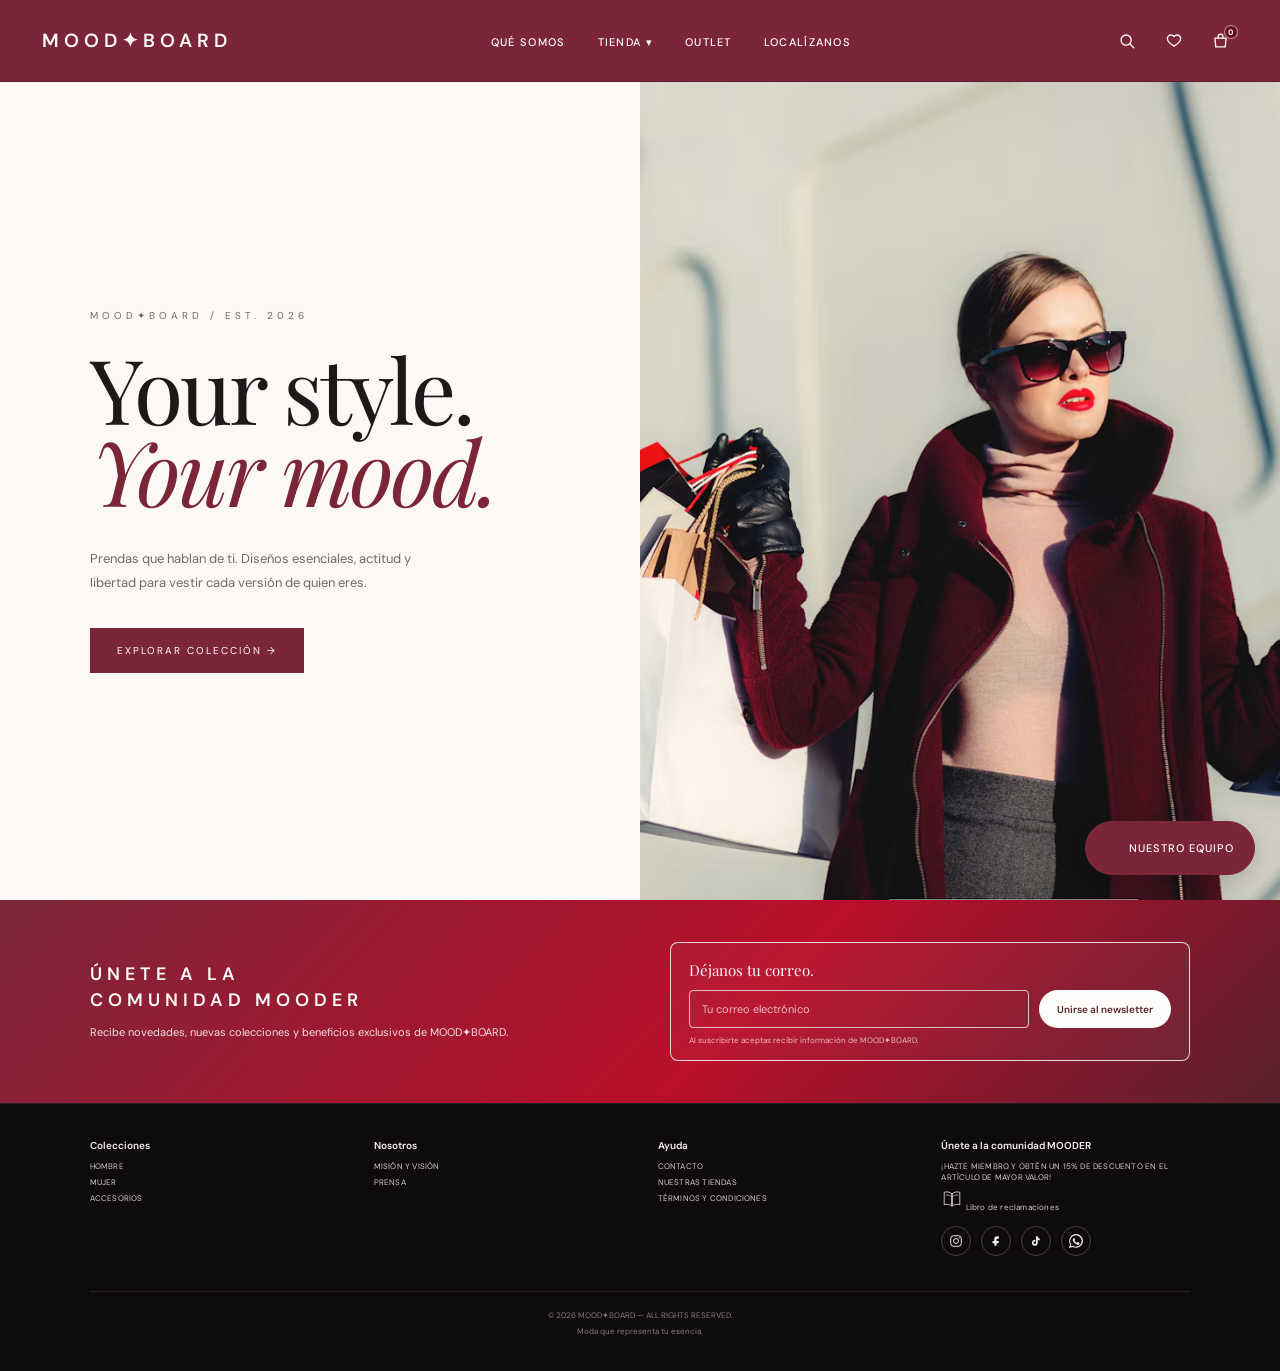
<file: index.html>
<!DOCTYPE html>

<html lang="es">
<head>
<meta charset="utf-8"/>
<meta content="width=device-width, initial-scale=1.0" name="viewport"/>
<title>MOODBOARD | Clothing Store</title>
<link href="CSS/style.css" rel="stylesheet"/>
<link href="https://fonts.googleapis.com" rel="preconnect"/>
<link crossorigin="" href="https://fonts.gstatic.com" rel="preconnect"/>
<link href="https://fonts.googleapis.com/css2?family=DM+Sans:wght@300;400;500;600&amp;family=Playfair+Display:ital,wght@0,400;0,500;1,400&amp;display=swap" rel="stylesheet"/>
</head>
<body>
<!-- NAVEGACIÓN -->
<header class="header">
<nav class="navbar">
<a class="logo" href="index.html">
                MOOD✦BOARD
            </a>
<ul class="nav-menu">
<li>
<a href="pages/nosotros.html">
                        Qué somos
                    </a>
</li>
<li class="dropdown">
<a class="dropdown-title" href="#">
                        Tienda ▾
                    </a>
<div class="dropdown-menu">
<div>
<h4>Hombres</h4>
<a href="pages/hombres-ropa.html">
                                Ropa
                            </a>
<a href="pages/hombres-accesorios.html">
                                Accesorios
                            </a>
</div>
<div>
<h4>Mujeres</h4>
<a href="pages/mujeres-ropa.html">
                                Ropa
                            </a>
<a href="pages/mujeres-accesorios.html">
                                Accesorios
                            </a>
</div>
</div>
</li>
<li>
<a href="pages/outlet.html">
                        Outlet
                    </a>
</li>
<li>
<a href="pages/localizanos.html">
                        Localízanos
                    </a>
</li>
</ul>
<div aria-label="Acciones de la tienda" class="nav-actions">
<button aria-label="Buscar" class="nav-action" title="Buscar" type="button">
<svg aria-hidden="true" viewbox="0 0 24 24"><circle cx="10.8" cy="10.8" r="6.8"></circle><path d="M16 16l5 5"></path></svg>
</button>
<button aria-label="Favoritos" class="nav-action" title="Favoritos" type="button">
<svg aria-hidden="true" viewbox="0 0 24 24"><path d="M20.8 8.8c0 5.1-8.8 10-8.8 10s-8.8-4.9-8.8-10A4.8 4.8 0 0 1 8 4c1.5 0 2.9.7 4 2 1.1-1.3 2.5-2 4-2a4.8 4.8 0 0 1 4.8 4.8Z"></path></svg>
</button>
<a aria-label="Carrito de compras" class="nav-action cart" href="pages/carrito.html" title="Carrito">
<svg aria-hidden="true" viewbox="0 0 24 24"><path d="M5 9h14l-1 11H6L5 9Z"></path><path d="M9 9V7a3 3 0 0 1 6 0v2"></path></svg>
<span class="cart-count" id="cart-count">0</span>
</a>
</div>
</nav>
</header>
<!-- HERO PRINCIPAL -->
<main>
<section class="hero">
<div class="hero-content">
<p class="eyebrow">
                    MOOD✦BOARD / EST. 2026
                </p>
<h1>
                    Your style.<br/>
<em>Your mood.</em>
</h1>
<p class="hero-description">
                    Prendas que hablan de ti.
                    Diseños esenciales, actitud y libertad
                    para vestir cada versión de quien eres.
                </p>
<a class="primary-btn" href="pages/mujeres-ropa.html">
                    Explorar colección →
                </a>
</div>
<div class="hero-image"></div>
</section>
</main>
<!-- BOTÓN FLOTANTE DEL EQUIPO -->
<a aria-label="Conoce a nuestro equipo" class="floating-team-button" href="pages/equipo.html" title="Conoce a nuestro equipo">
<span>✦</span>
<strong>Nuestro equipo</strong>
</a>
<section aria-label="Suscripción al boletín" class="newsletter">
<div class="newsletter-copy">
<h2>ÚNETE A LA<br/>COMUNIDAD MOODER</h2>
<p>Recibe novedades, nuevas colecciones y beneficios exclusivos de MOOD✦BOARD.</p>
</div>
<form class="newsletter-form" data-action-submit="subscribeNewsletter(event)">
<label for="newsletter-email">Déjanos tu correo.</label>
<div class="newsletter-row">
<input autocomplete="email" id="newsletter-email" name="email" placeholder="Tu correo electrónico" required="" type="email"/>
<button type="submit">Unirse al newsletter</button>
</div>
<span class="newsletter-note">Al suscribirte aceptas recibir información de MOOD✦BOARD.</span>
<span aria-live="polite" class="newsletter-message">¡Gracias por unirte a la comunidad MOODER!</span>
</form>
</section>
<footer class="footer">
<div class="footer-column">
<h4>Colecciones</h4>
<a href="pages/hombres-ropa.html">HOMBRE</a>
<a href="pages/mujeres-ropa.html">MUJER</a>
<a href="pages/hombres-accesorios.html">ACCESORIOS</a>
</div>
<div class="footer-column">
<h4>Nosotros</h4>
<a href="pages/nosotros.html">MISIÓN Y VISIÓN</a>
<a href="pages/equipo.html">PRENSA</a>
</div>
<div class="footer-column">
<h4>Ayuda</h4>
<a href="pages/localizanos.html">CONTACTO</a>
<a href="pages/outlet.html">NUESTRAS TIENDAS</a>
<a href="pages/nosotros.html">TÉRMINOS Y CONDICIONES</a>
</div>
<div class="footer-column">
<h4>Únete a la comunidad MOODER</h4>
<p>¡HAZTE MIEMBRO Y OBTÉN UN 15% DE DESCUENTO EN EL ARTÍCULO DE MAYOR VALOR!</p>
<a aria-label="Libro de reclamaciones" class="claims-link" href="https://www.indecopi.gob.pe/libro-de-reclamaciones" rel="noopener" target="_blank" title="Libro de reclamaciones">
<svg aria-hidden="true" class="claims-book-icon" viewbox="0 0 48 48">
<path d="M7 9.5c7-2.2 12.2-.8 17 3.1v27c-4.8-3.8-10-5.2-17-3V9.5Z" fill="none" stroke="currentColor" stroke-linejoin="round" stroke-width="2"></path>
<path d="M41 9.5c-7-2.2-12.2-.8-17 3.1v27c4.8-3.8 10-5.2 17-3V9.5Z" fill="none" stroke="currentColor" stroke-linejoin="round" stroke-width="2"></path>
<path d="M24 12.6v27" fill="none" stroke="currentColor" stroke-width="2"></path>
<path d="M11.5 15.5c3.4-.5 6.3.2 9.1 1.7M36.5 15.5c-3.4-.5-6.3.2-9.1 1.7" fill="none" stroke="currentColor" stroke-linecap="round" stroke-width="1.5"></path>
</svg>
<span>Libro de reclamaciones</span>
</a>
<div aria-label="Redes sociales MOODBOARD" class="footer-social">
<a aria-label="Instagram" href="#" title="Instagram">
<svg aria-hidden="true" viewbox="0 0 24 24"><rect fill="none" height="18" rx="5" stroke="currentColor" stroke-width="1.7" width="18" x="3" y="3"></rect><circle cx="12" cy="12" fill="none" r="4.2" stroke="currentColor" stroke-width="1.7"></circle><circle cx="17.4" cy="6.7" fill="currentColor" r="1"></circle></svg>
</a>
<a aria-label="Facebook" href="#" title="Facebook">
<svg aria-hidden="true" viewbox="0 0 24 24"><path d="M14 8h3V4h-3c-3.3 0-5 2-5 5v3H6v4h3v4h4v-4h3.2l.8-4H13V9c0-.7.3-1 1-1Z" fill="currentColor"></path></svg>
</a>
<a aria-label="TikTok" href="#" title="TikTok">
<svg aria-hidden="true" viewbox="0 0 24 24"><path d="M15 4c.3 2 1.4 3.4 3.5 4v3.2c-1.4-.1-2.6-.6-3.5-1.3V15a5 5 0 1 1-4.2-4.9v3.2a2 2 0 1 0 1.1 1.8V4H15Z" fill="currentColor"></path></svg>
</a>
<a aria-label="WhatsApp" href="#" title="WhatsApp">
<svg aria-hidden="true" viewbox="0 0 24 24"><path d="M20.5 3.5A11.3 11.3 0 0 0 12.1 0 11.9 11.9 0 0 0 1.8 17.7L0 24l6.5-1.7A12 12 0 0 0 24 12a11.8 11.8 0 0 0-3.5-8.5ZM12 21.8a9.8 9.8 0 0 1-5-1.4l-.4-.2-3.8 1 1-3.7-.3-.4A9.8 9.8 0 1 1 12 21.8Zm5.4-7.3c-.3-.2-1.8-.9-2.1-1-.3-.1-.5-.2-.7.2-.2.3-.8 1-.9 1.2-.2.2-.3.2-.6.1-1.5-.7-2.5-1.3-3.5-2.9-.3-.5.3-.5.9-1.7.1-.2 0-.4 0-.5l-.9-2.1c-.2-.5-.5-.4-.7-.4h-.6c-.2 0-.5.1-.8.4-.3.3-1 1-1 2.5s1 2.9 1.1 3.1c.1.2 2 3.1 4.9 4.3 1.8.8 2.5.9 3.4.8.5-.1 1.8-.7 2-1.4.3-.7.3-1.3.2-1.4-.1-.2-.3-.2-.6-.3Z" fill="currentColor"></path></svg>
</a>
</div>
</div>
<div class="footer-legal">
<span>© 2026 MOOD✦BOARD — ALL RIGHTS RESERVED.</span>
<span>Moda que representa tu esencia.</span>
</div>
</footer>

<script defer="True" src="js/pages/index.js"></script><script src="js/app.js" defer></script>
</body>
</html>
</file>
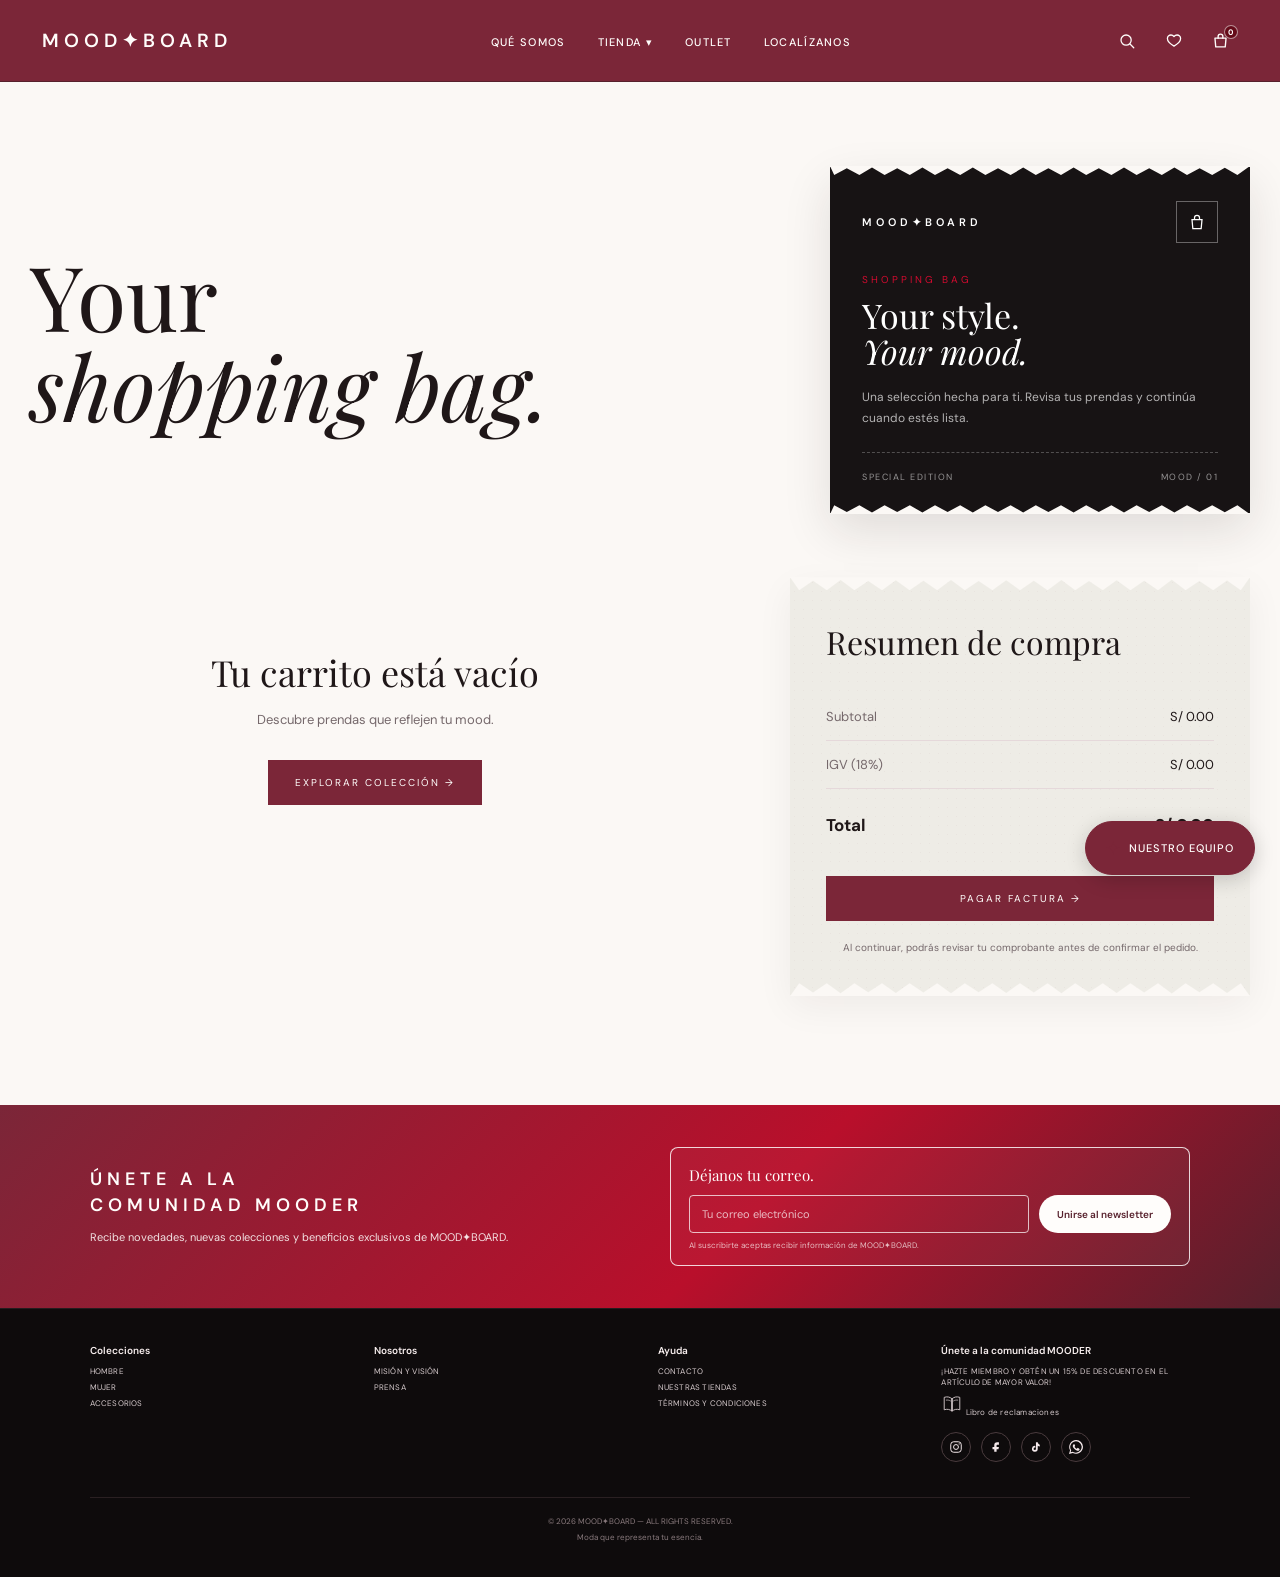
<file: pages/carrito.html>
<!DOCTYPE html>

<html lang="es">
<head>
<meta charset="utf-8"/>
<meta content="width=device-width, initial-scale=1.0" name="viewport"/>
<title>Carrito | MOOD✦BOARD</title>
<link href="../CSS/style.css" rel="stylesheet"/>
<link href="https://fonts.googleapis.com" rel="preconnect"/>
<link crossorigin="" href="https://fonts.gstatic.com" rel="preconnect"/>
<link href="https://fonts.googleapis.com/css2?family=DM+Sans:wght@300;400;500;600&amp;family=Playfair+Display:ital,wght@0,400;0,500;1,400&amp;display=swap" rel="stylesheet"/>

<link href="../CSS/pages/carrito.css" rel="stylesheet"/></head>
<body>
<header class="header">
<nav class="navbar">
<a class="logo" href="../index.html">MOOD✦BOARD</a>
<ul class="nav-menu">
<li>
<a href="nosotros.html">Qué somos</a>
</li>
<li class="dropdown">
<a class="dropdown-title" href="#">Tienda ▾</a>
<div class="dropdown-menu">
<div>
<h4>Hombres</h4>
<a href="hombres-ropa.html">Ropa</a>
<a href="hombres-accesorios.html">Accesorios</a>
</div>
<div>
<h4>Mujeres</h4>
<a href="mujeres-ropa.html">Ropa</a>
<a href="mujeres-accesorios.html">Accesorios</a>
</div>
</div>
</li>
<li>
<a href="outlet.html">Outlet</a>
</li>
<li>
<a href="localizanos.html">Localízanos</a>
</li>
</ul>
<div aria-label="Acciones de la tienda" class="nav-actions">
<button aria-label="Buscar" class="nav-action" title="Buscar" type="button">
<svg aria-hidden="true" viewbox="0 0 24 24"><circle cx="10.8" cy="10.8" r="6.8"></circle><path d="M16 16l5 5"></path></svg>
</button>
<button aria-label="Favoritos" class="nav-action" title="Favoritos" type="button">
<svg aria-hidden="true" viewbox="0 0 24 24"><path d="M20.8 8.8c0 5.1-8.8 10-8.8 10s-8.8-4.9-8.8-10A4.8 4.8 0 0 1 8 4c1.5 0 2.9.7 4 2 1.1-1.3 2.5-2 4-2a4.8 4.8 0 0 1 4.8 4.8Z"></path></svg>
</button>
<a aria-label="Carrito de compras" class="nav-action cart" href="carrito.html" title="Carrito">
<svg aria-hidden="true" viewbox="0 0 24 24"><path d="M5 9h14l-1 11H6L5 9Z"></path><path d="M9 9V7a3 3 0 0 1 6 0v2"></path></svg>
<span class="cart-count" id="cart-count">0</span>
</a>
</div>
</nav>
</header>
<main>
<section class="cart-page">
<div class="cart-header">
<h1>
                Your<br/>
<em>shopping bag.</em>
</h1>
<div aria-label="Detalle editorial de MOODBOARD" class="shopping-ticket">
<div class="ticket-top">
<span class="ticket-brand">MOOD✦BOARD</span>
<span aria-hidden="true" class="ticket-icon">
<svg viewbox="0 0 24 24">
<path d="M6 9h12l-1 11H7L6 9Z"></path>
<path d="M9 9V7a3 3 0 0 1 6 0v2"></path>
</svg>
</span>
</div>
<div class="ticket-label">SHOPPING BAG</div>
<div class="ticket-title">Your style.<br/><em>Your mood.</em></div>
<p class="ticket-copy">Una selección hecha para ti. Revisa tus prendas y continúa cuando estés lista.</p>
<div class="ticket-divider"></div>
<div class="ticket-foot">
<span>Special edition</span>
<span>MOOD / 01</span>
</div>
</div>
</div>
<div class="cart-layout">
<!-- PRODUCTOS -->
<div>
<div id="cart-items"></div>
</div>
<!-- RESUMEN -->
<aside class="cart-summary">
<h2>
                    Resumen de compra
                </h2>
<div class="summary-line">
<span>Subtotal</span>
<span id="subtotal">S/ 0.00</span>
</div>
<div class="summary-line">
<span>IGV (18%)</span>
<span id="igv">S/ 0.00</span>
</div>
<div class="summary-total">
<strong>Total</strong>
<strong id="total">S/ 0.00</strong>
</div>
<button class="primary-btn payment-btn" data-action-click="generarFactura()">

                    Pagar factura →

                </button>
<p class="payment-note">

                    Al continuar, podrás revisar tu comprobante
                    antes de confirmar el pedido.

                </p>
</aside>
</div>
</section>
</main>
<script src="../js/carrito.js"></script>

<!-- BOTÓN FLOTANTE DEL EQUIPO -->
<a aria-label="Conoce a nuestro equipo" class="floating-team-button" href="equipo.html" title="Conoce a nuestro equipo">
<span>✦</span>
<strong>Nuestro equipo</strong>
</a>
<section aria-label="Suscripción al boletín" class="newsletter">
<div class="newsletter-copy">
<h2>ÚNETE A LA<br/>COMUNIDAD MOODER</h2>
<p>Recibe novedades, nuevas colecciones y beneficios exclusivos de MOOD✦BOARD.</p>
</div>
<form class="newsletter-form" data-action-submit="subscribeNewsletter(event)">
<label for="newsletter-email">Déjanos tu correo.</label>
<div class="newsletter-row">
<input autocomplete="email" id="newsletter-email" name="email" placeholder="Tu correo electrónico" required="" type="email"/>
<button type="submit">Unirse al newsletter</button>
</div>
<span class="newsletter-note">Al suscribirte aceptas recibir información de MOOD✦BOARD.</span>
<span aria-live="polite" class="newsletter-message">¡Gracias por unirte a la comunidad MOODER!</span>
</form>
</section>
<footer class="footer">
<div class="footer-column">
<h4>Colecciones</h4>
<a href="hombres-ropa.html">HOMBRE</a>
<a href="mujeres-ropa.html">MUJER</a>
<a href="hombres-accesorios.html">ACCESORIOS</a>
</div>
<div class="footer-column">
<h4>Nosotros</h4>
<a href="nosotros.html">MISIÓN Y VISIÓN</a>
<a href="equipo.html">PRENSA</a>
</div>
<div class="footer-column">
<h4>Ayuda</h4>
<a href="localizanos.html">CONTACTO</a>
<a href="outlet.html">NUESTRAS TIENDAS</a>
<a href="nosotros.html">TÉRMINOS Y CONDICIONES</a>
</div>
<div class="footer-column">
<h4>Únete a la comunidad MOODER</h4>
<p>¡HAZTE MIEMBRO Y OBTÉN UN 15% DE DESCUENTO EN EL ARTÍCULO DE MAYOR VALOR!</p>
<a aria-label="Libro de reclamaciones" class="claims-link" href="https://www.indecopi.gob.pe/libro-de-reclamaciones" rel="noopener" target="_blank" title="Libro de reclamaciones">
<svg aria-hidden="true" class="claims-book-icon" viewbox="0 0 48 48">
<path d="M7 9.5c7-2.2 12.2-.8 17 3.1v27c-4.8-3.8-10-5.2-17-3V9.5Z" fill="none" stroke="currentColor" stroke-linejoin="round" stroke-width="2"></path>
<path d="M41 9.5c-7-2.2-12.2-.8-17 3.1v27c4.8-3.8 10-5.2 17-3V9.5Z" fill="none" stroke="currentColor" stroke-linejoin="round" stroke-width="2"></path>
<path d="M24 12.6v27" fill="none" stroke="currentColor" stroke-width="2"></path>
<path d="M11.5 15.5c3.4-.5 6.3.2 9.1 1.7M36.5 15.5c-3.4-.5-6.3.2-9.1 1.7" fill="none" stroke="currentColor" stroke-linecap="round" stroke-width="1.5"></path>
</svg>
<span>Libro de reclamaciones</span>
</a>
<div aria-label="Redes sociales MOODBOARD" class="footer-social">
<a aria-label="Instagram" href="#" title="Instagram">
<svg aria-hidden="true" viewbox="0 0 24 24"><rect fill="none" height="18" rx="5" stroke="currentColor" stroke-width="1.7" width="18" x="3" y="3"></rect><circle cx="12" cy="12" fill="none" r="4.2" stroke="currentColor" stroke-width="1.7"></circle><circle cx="17.4" cy="6.7" fill="currentColor" r="1"></circle></svg>
</a>
<a aria-label="Facebook" href="#" title="Facebook">
<svg aria-hidden="true" viewbox="0 0 24 24"><path d="M14 8h3V4h-3c-3.3 0-5 2-5 5v3H6v4h3v4h4v-4h3.2l.8-4H13V9c0-.7.3-1 1-1Z" fill="currentColor"></path></svg>
</a>
<a aria-label="TikTok" href="#" title="TikTok">
<svg aria-hidden="true" viewbox="0 0 24 24"><path d="M15 4c.3 2 1.4 3.4 3.5 4v3.2c-1.4-.1-2.6-.6-3.5-1.3V15a5 5 0 1 1-4.2-4.9v3.2a2 2 0 1 0 1.1 1.8V4H15Z" fill="currentColor"></path></svg>
</a>
<a aria-label="WhatsApp" href="#" title="WhatsApp">
<svg aria-hidden="true" viewbox="0 0 24 24"><path d="M20.5 3.5A11.3 11.3 0 0 0 12.1 0 11.9 11.9 0 0 0 1.8 17.7L0 24l6.5-1.7A12 12 0 0 0 24 12a11.8 11.8 0 0 0-3.5-8.5ZM12 21.8a9.8 9.8 0 0 1-5-1.4l-.4-.2-3.8 1 1-3.7-.3-.4A9.8 9.8 0 1 1 12 21.8Zm5.4-7.3c-.3-.2-1.8-.9-2.1-1-.3-.1-.5-.2-.7.2-.2.3-.8 1-.9 1.2-.2.2-.3.2-.6.1-1.5-.7-2.5-1.3-3.5-2.9-.3-.5.3-.5.9-1.7.1-.2 0-.4 0-.5l-.9-2.1c-.2-.5-.5-.4-.7-.4h-.6c-.2 0-.5.1-.8.4-.3.3-1 1-1 2.5s1 2.9 1.1 3.1c.1.2 2 3.1 4.9 4.3 1.8.8 2.5.9 3.4.8.5-.1 1.8-.7 2-1.4.3-.7.3-1.3.2-1.4-.1-.2-.3-.2-.6-.3Z" fill="currentColor"></path></svg>
</a>
</div>
</div>
<div class="footer-legal">
<span>© 2026 MOOD✦BOARD — ALL RIGHTS RESERVED.</span>
<span>Moda que representa tu esencia.</span>
</div>
</footer>

<script defer="True" src="../js/pages/carrito.js"></script><script src="../js/app.js" defer></script>
</body>
</html>
</file>
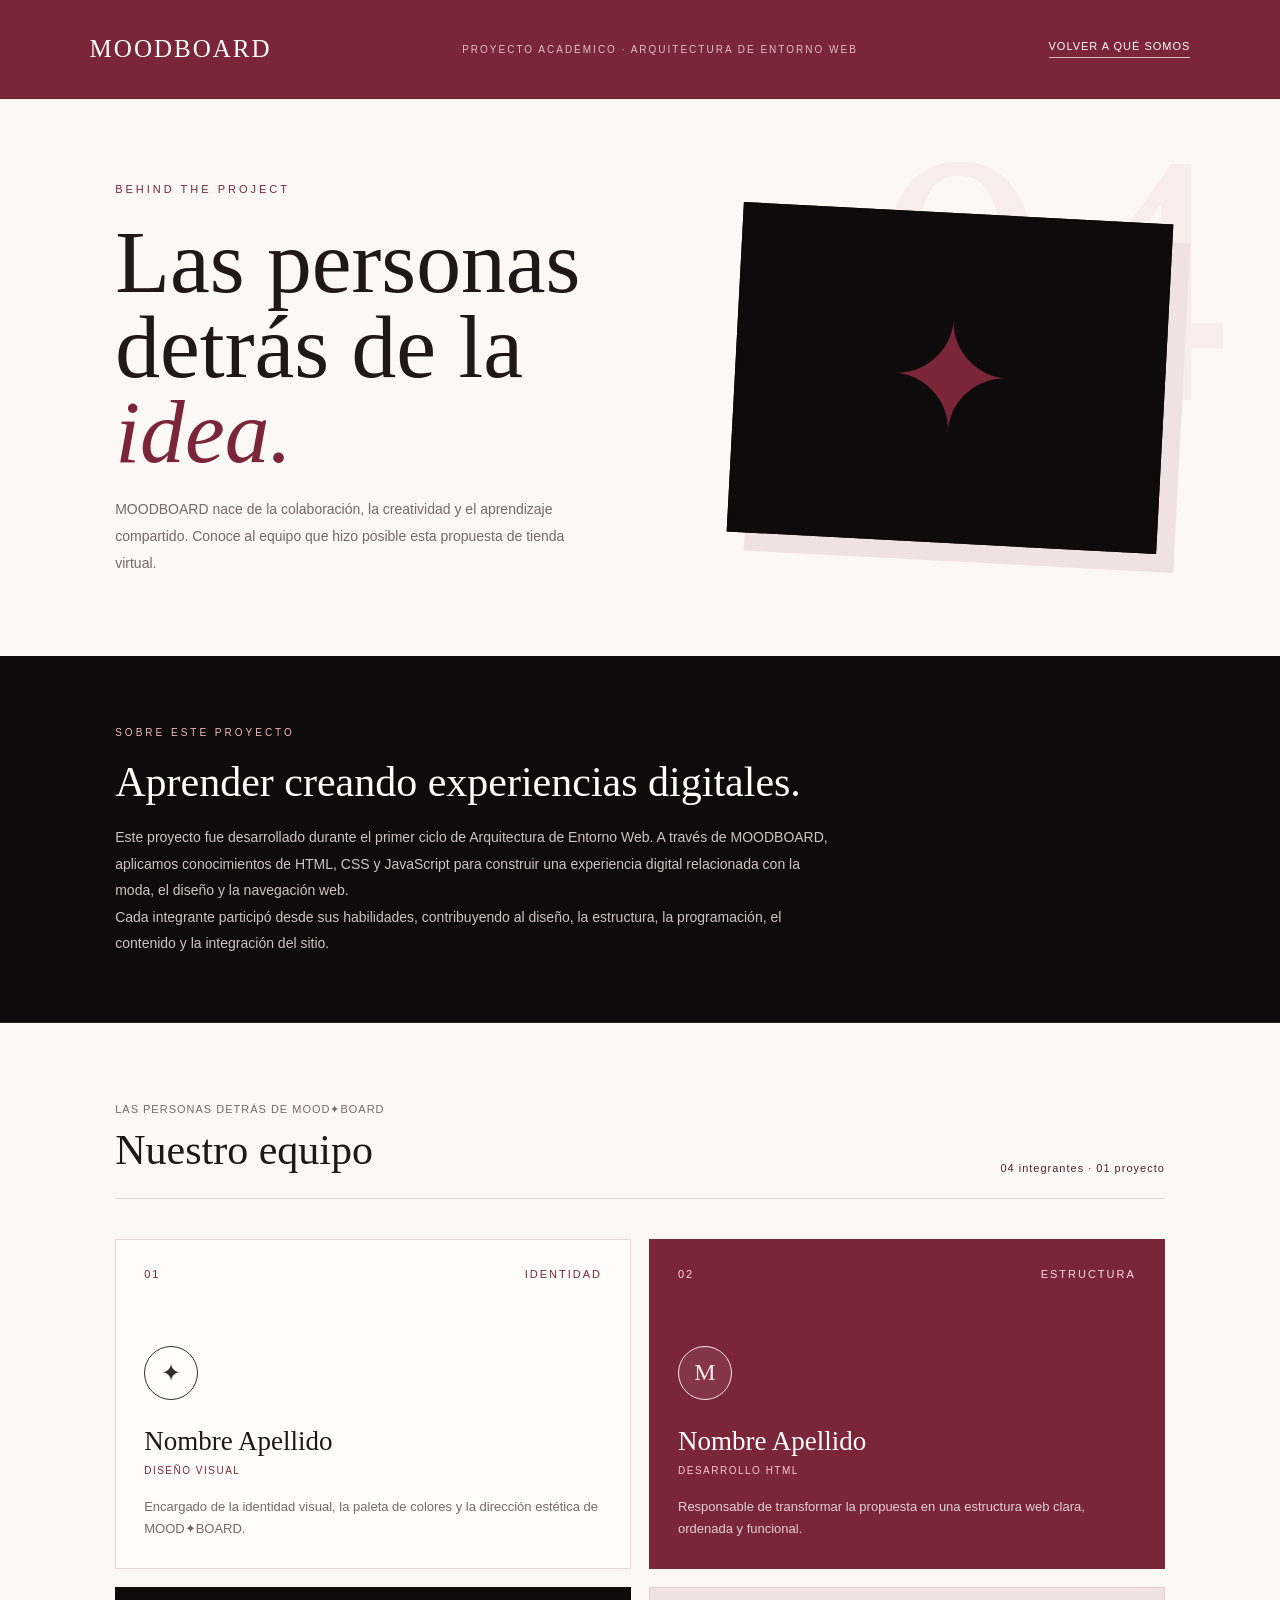
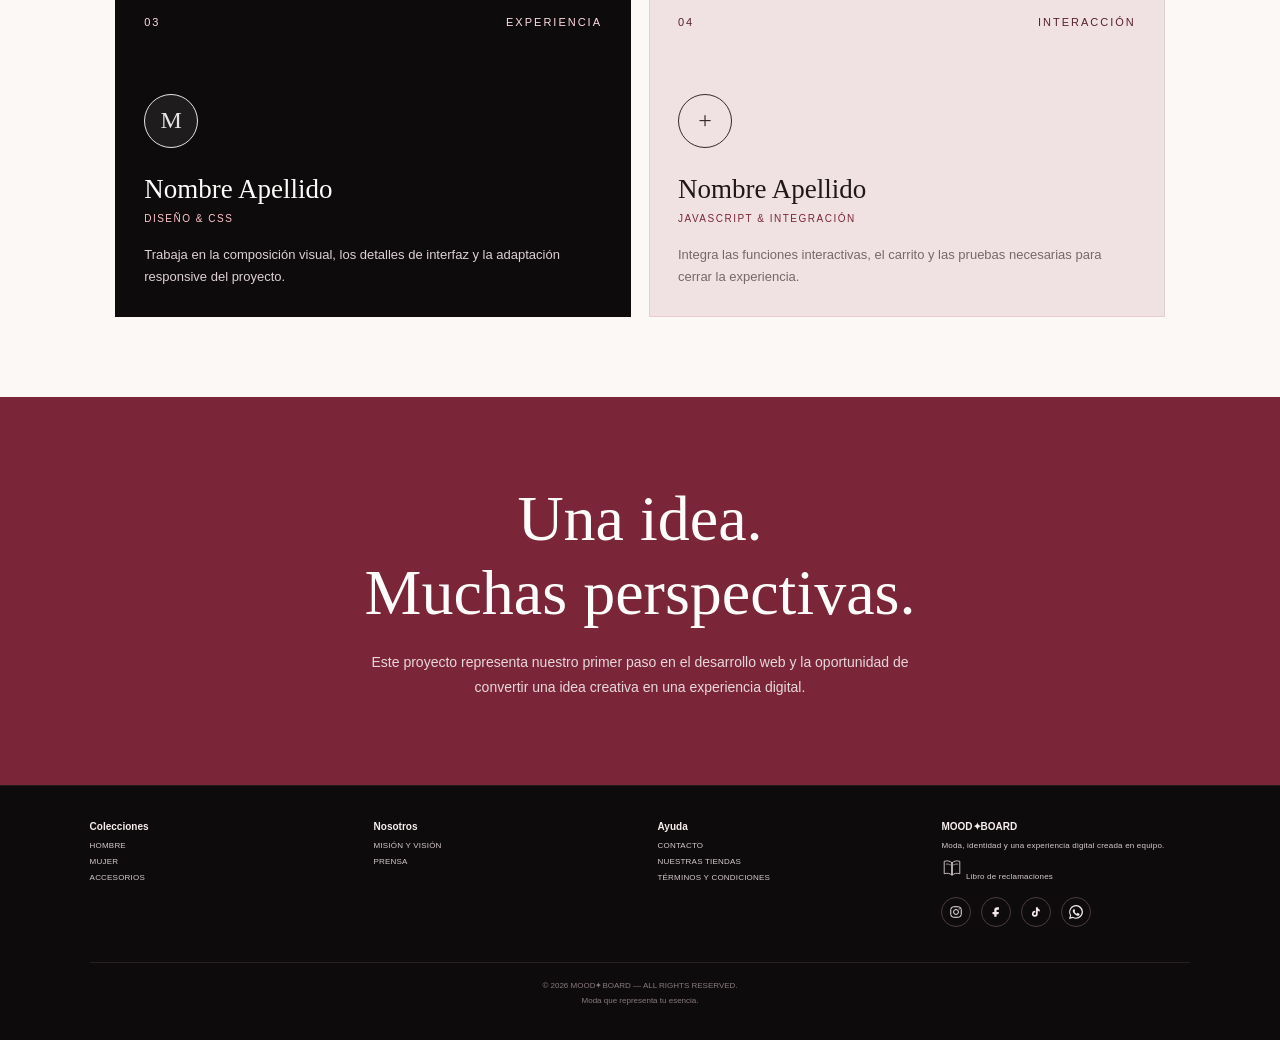
<file: pages/equipo.html>
<!DOCTYPE html>

<html lang="es">
<head>
<meta charset="utf-8"/>
<meta content="width=device-width, initial-scale=1.0" name="viewport"/>
<title>El equipo detrás de MOOD✦BOARD</title>
<!-- CSS PRINCIPAL -->
<link href="../CSS/style.css" rel="stylesheet"/>

<link href="../CSS/pages/equipo.css" rel="stylesheet"/></head>
<body>
<!-- ENCABEZADO -->
<header class="team-header">
<div class="brand">
            MOODBOARD
        </div>
<div class="project-label">
            Proyecto académico · Arquitectura de Entorno Web
        </div>
<a class="back-button" href="nosotros.html">
            Volver a Qué somos
        </a>
</header>
<!-- PORTADA -->
<section class="team-cover">
<div>
<small>Behind the project</small>
<h1>
                Las personas<br/>
                detrás de la <em>idea.</em>
</h1>
<p>
                MOODBOARD nace de la colaboración, la creatividad y
                el aprendizaje compartido. Conoce al equipo que hizo
                posible esta propuesta de tienda virtual.
            </p>
</div>
<div class="cover-symbol">
            ✦
        </div>
</section>
<!-- PRESENTACIÓN ACADÉMICA -->
<section class="academic-section">
<span class="section-label">
            Sobre este proyecto
        </span>
<h2>
            Aprender creando experiencias digitales.
        </h2>
<p>
            Este proyecto fue desarrollado durante el primer ciclo
            de Arquitectura de Entorno Web. A través de MOODBOARD,
            aplicamos conocimientos de HTML, CSS y JavaScript para
            construir una experiencia digital relacionada con la moda,
            el diseño y la navegación web.
        </p>
<p>
            Cada integrante participó desde sus habilidades,
            contribuyendo al diseño, la estructura, la programación,
            el contenido y la integración del sitio.
        </p>
</section>
<!-- INTEGRANTES -->
<section class="members-section">
<div class="members-title">
<div>
<span class="members-kicker">Las personas detrás de MOOD✦BOARD</span>
<h2>Nuestro equipo</h2>
</div>
<span class="members-count">04 integrantes · 01 proyecto</span>
</div>
<div class="members-grid">
<article class="member-card member-card--light">
<div class="member-number"><span>01</span><span>IDENTIDAD</span></div>
<div class="member-content">
<div class="member-initial">✦</div>
<h3>Nombre Apellido</h3>
<h4>Diseño visual</h4>
<p>Encargado de la identidad visual, la paleta de colores y la dirección estética de MOOD✦BOARD.</p>
</div>
</article>
<article class="member-card member-card--red">
<div class="member-number"><span>02</span><span>ESTRUCTURA</span></div>
<div class="member-content">
<div class="member-initial">M</div>
<h3>Nombre Apellido</h3>
<h4>Desarrollo HTML</h4>
<p>Responsable de transformar la propuesta en una estructura web clara, ordenada y funcional.</p>
</div>
</article>
<article class="member-card member-card--dark">
<div class="member-number"><span>03</span><span>EXPERIENCIA</span></div>
<div class="member-content">
<div class="member-initial">M</div>
<h3>Nombre Apellido</h3>
<h4>Diseño &amp; CSS</h4>
<p>Trabaja en la composición visual, los detalles de interfaz y la adaptación responsive del proyecto.</p>
</div>
</article>
<article class="member-card member-card--sand">
<div class="member-number"><span>04</span><span>INTERACCIÓN</span></div>
<div class="member-content">
<div class="member-initial">+</div>
<h3>Nombre Apellido</h3>
<h4>JavaScript &amp; integración</h4>
<p>Integra las funciones interactivas, el carrito y las pruebas necesarias para cerrar la experiencia.</p>
</div>
</article>
</div>
</section>
<!-- CIERRE -->
<section class="team-ending">
<h2>
            Una idea.<br/>
            Muchas perspectivas.
        </h2>
<p>
            Este proyecto representa nuestro primer paso en el
            desarrollo web y la oportunidad de convertir una idea
            creativa en una experiencia digital.
        </p>
</section>
<!-- PIE DE PÁGINA · SIN NEWSLETTER EN ESTA SECCIÓN -->
<!-- SCRIPT DEL CARRITO -->
<script src="../js/carrito.js"></script>
<footer class="footer">
<div class="footer-column">
<h4>Colecciones</h4>
<a href="hombres-ropa.html">HOMBRE</a>
<a href="mujeres-ropa.html">MUJER</a>
<a href="hombres-accesorios.html">ACCESORIOS</a>
</div>
<div class="footer-column">
<h4>Nosotros</h4>
<a href="nosotros.html">MISIÓN Y VISIÓN</a>
<a href="equipo.html">PRENSA</a>
</div>
<div class="footer-column">
<h4>Ayuda</h4>
<a href="localizanos.html">CONTACTO</a>
<a href="outlet.html">NUESTRAS TIENDAS</a>
<a href="nosotros.html">TÉRMINOS Y CONDICIONES</a>
</div>
<div class="footer-column">
<h4>MOOD✦BOARD</h4>
<p>Moda, identidad y una experiencia digital creada en equipo.</p>
<a aria-label="Libro de reclamaciones" class="claims-link" href="https://www.indecopi.gob.pe/libro-de-reclamaciones" rel="noopener" target="_blank" title="Libro de reclamaciones">
<svg aria-hidden="true" class="claims-book-icon" viewbox="0 0 48 48">
<path d="M7 9.5c7-2.2 12.2-.8 17 3.1v27c-4.8-3.8-10-5.2-17-3V9.5Z" fill="none" stroke="currentColor" stroke-linejoin="round" stroke-width="2"></path>
<path d="M41 9.5c-7-2.2-12.2-.8-17 3.1v27c4.8-3.8 10-5.2 17-3V9.5Z" fill="none" stroke="currentColor" stroke-linejoin="round" stroke-width="2"></path>
<path d="M24 12.6v27" fill="none" stroke="currentColor" stroke-width="2"></path>
<path d="M11.5 15.5c3.4-.5 6.3.2 9.1 1.7M36.5 15.5c-3.4-.5-6.3.2-9.1 1.7" fill="none" stroke="currentColor" stroke-linecap="round" stroke-width="1.5"></path>
</svg>
<span>Libro de reclamaciones</span>
</a>
<div aria-label="Redes sociales MOODBOARD" class="footer-social">
<a aria-label="Instagram" href="#" title="Instagram">
<svg aria-hidden="true" viewbox="0 0 24 24"><rect fill="none" height="18" rx="5" stroke="currentColor" stroke-width="1.7" width="18" x="3" y="3"></rect><circle cx="12" cy="12" fill="none" r="4.2" stroke="currentColor" stroke-width="1.7"></circle><circle cx="17.4" cy="6.7" fill="currentColor" r="1"></circle></svg>
</a>
<a aria-label="Facebook" href="#" title="Facebook">
<svg aria-hidden="true" viewbox="0 0 24 24"><path d="M14 8h3V4h-3c-3.3 0-5 2-5 5v3H6v4h3v4h4v-4h3.2l.8-4H13V9c0-.7.3-1 1-1Z" fill="currentColor"></path></svg>
</a>
<a aria-label="TikTok" href="#" title="TikTok">
<svg aria-hidden="true" viewbox="0 0 24 24"><path d="M15 4c.3 2 1.4 3.4 3.5 4v3.2c-1.4-.1-2.6-.6-3.5-1.3V15a5 5 0 1 1-4.2-4.9v3.2a2 2 0 1 0 1.1 1.8V4H15Z" fill="currentColor"></path></svg>
</a>
<a aria-label="WhatsApp" href="#" title="WhatsApp">
<svg aria-hidden="true" viewbox="0 0 24 24"><path d="M20.5 3.5A11.3 11.3 0 0 0 12.1 0 11.9 11.9 0 0 0 1.8 17.7L0 24l6.5-1.7A12 12 0 0 0 24 12a11.8 11.8 0 0 0-3.5-8.5ZM12 21.8a9.8 9.8 0 0 1-5-1.4l-.4-.2-3.8 1 1-3.7-.3-.4A9.8 9.8 0 1 1 12 21.8Zm5.4-7.3c-.3-.2-1.8-.9-2.1-1-.3-.1-.5-.2-.7.2-.2.3-.8 1-.9 1.2-.2.2-.3.2-.6.1-1.5-.7-2.5-1.3-3.5-2.9-.3-.5.3-.5.9-1.7.1-.2 0-.4 0-.5l-.9-2.1c-.2-.5-.5-.4-.7-.4h-.6c-.2 0-.5.1-.8.4-.3.3-1 1-1 2.5s1 2.9 1.1 3.1c.1.2 2 3.1 4.9 4.3 1.8.8 2.5.9 3.4.8.5-.1 1.8-.7 2-1.4.3-.7.3-1.3.2-1.4-.1-.2-.3-.2-.6-.3Z" fill="currentColor"></path></svg>
</a>
</div>
</div>
<div class="footer-legal">
<span>© 2026 MOOD✦BOARD — ALL RIGHTS RESERVED.</span>
<span>Moda que representa tu esencia.</span>
</div>
</footer>

<script defer="True" src="../js/pages/equipo.js"></script><script src="../js/app.js" defer></script>
</body>
</html>
</file>
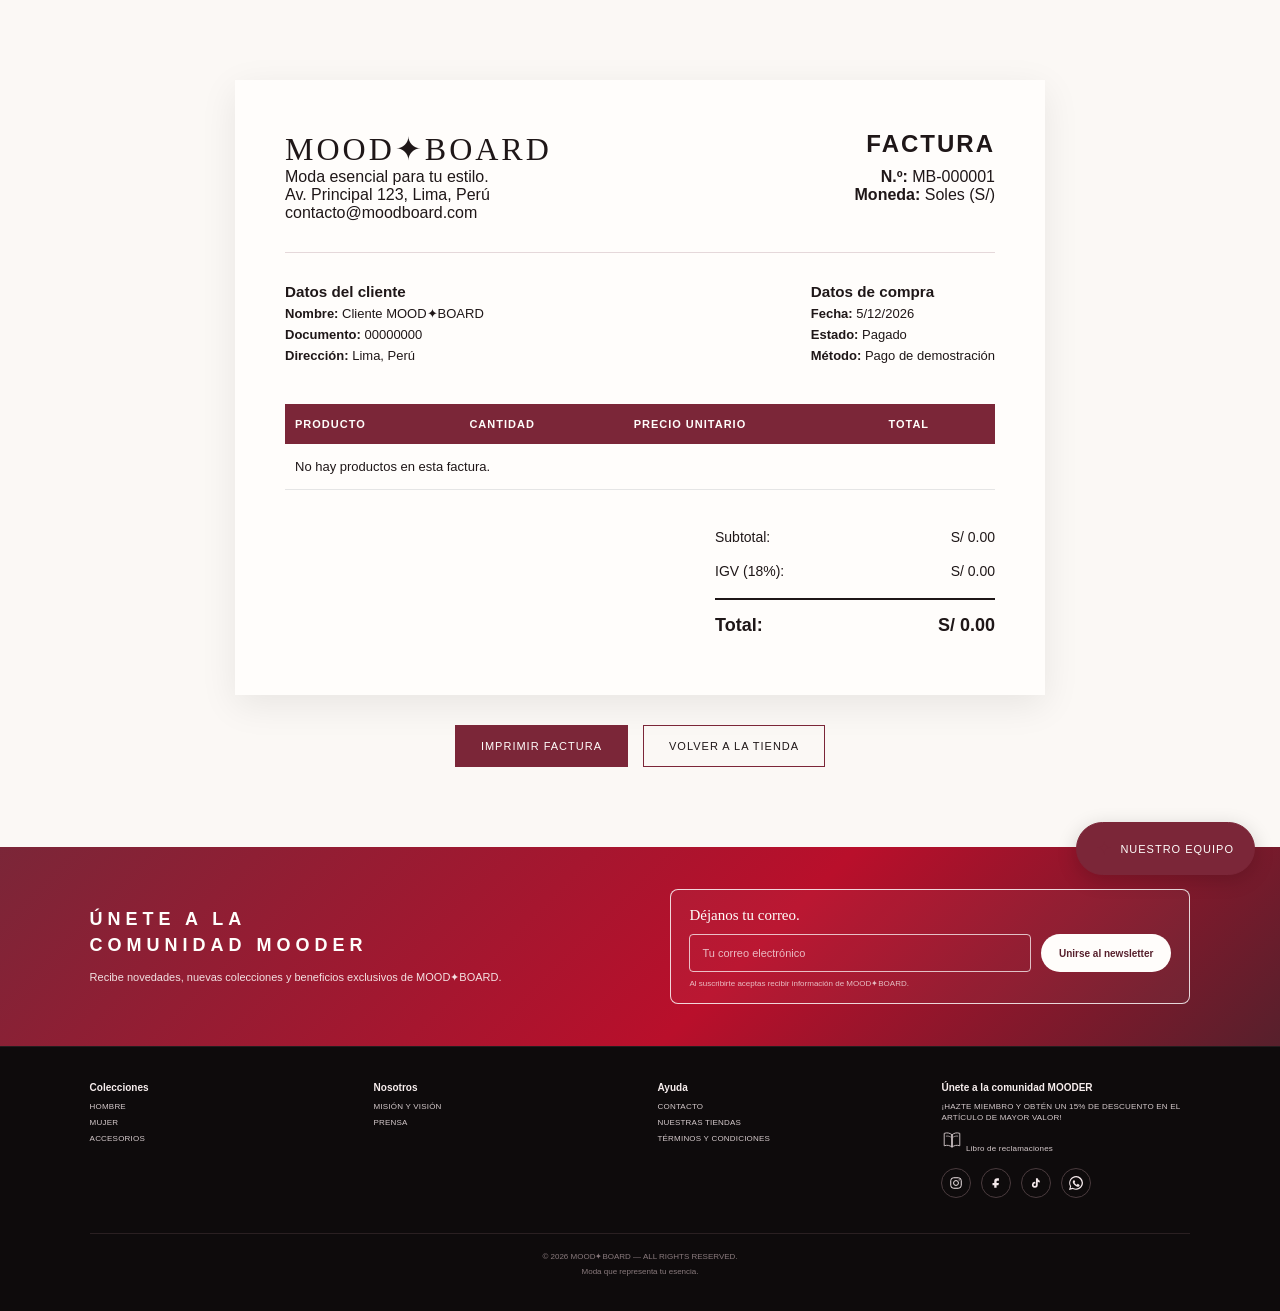
<file: pages/factura.html>
<!DOCTYPE html>

<html lang="es">
<head>
<meta charset="utf-8"/>
<meta content="width=device-width, initial-scale=1.0" name="viewport"/>
<title>Factura | MOOD✦BOARD</title>
<link href="../CSS/style.css" rel="stylesheet"/>

<link href="../CSS/pages/factura.css" rel="stylesheet"/></head>
<body>
<main class="invoice-container">
<section class="invoice">
<div class="invoice-header">
<div>
<div class="brand-name">MOOD✦BOARD</div>
<p>Moda esencial para tu estilo.</p>
<p>Av. Principal 123, Lima, Perú</p>
<p>contacto@moodboard.com</p>
</div>
<div class="invoice-title">
<h1>FACTURA</h1>
<p><strong>N.º:</strong> MB-000001</p>
<p><strong>Moneda:</strong> Soles (S/)</p>
</div>
</div>
<div class="invoice-info">
<div>
<h3>Datos del cliente</h3>
<p><strong>Nombre:</strong> Cliente MOOD✦BOARD</p>
<p><strong>Documento:</strong> 00000000</p>
<p><strong>Dirección:</strong> Lima, Perú</p>
</div>
<div>
<h3>Datos de compra</h3>
<p><strong>Fecha:</strong> <span id="invoice-date"></span></p>
<p><strong>Estado:</strong> Pagado</p>
<p><strong>Método:</strong> Pago de demostración</p>
</div>
</div>
<table class="invoice-table">
<thead>
<tr>
<th>Producto</th>
<th>Cantidad</th>
<th>Precio unitario</th>
<th>Total</th>
</tr>
</thead>
<tbody id="invoice-items">
</tbody>
</table>
<div class="invoice-summary">
<div class="summary-line">
<span>Subtotal:</span>
<span id="invoice-subtotal">S/ 0.00</span>
</div>
<div class="summary-line">
<span>IGV (18%):</span>
<span id="invoice-igv">S/ 0.00</span>
</div>
<div class="summary-line total">
<span>Total:</span>
<span id="invoice-total">S/ 0.00</span>
</div>
</div>
</section>
<div class="invoice-actions">
<button class="invoice-btn" data-action-click="window.print()">
                Imprimir factura
            </button>
<button class="invoice-btn secondary" data-action-click="window.location.href=&#x27;index.html&#x27;">
                Volver a la tienda
            </button>
</div>
</main>
<script src="../js/carrito.js"></script>

<!-- BOTÓN FLOTANTE DEL EQUIPO -->
<a aria-label="Conoce a nuestro equipo" class="floating-team-button" href="equipo.html" title="Conoce a nuestro equipo">
<span>✦</span>
<strong>Nuestro equipo</strong>
</a>
<section aria-label="Suscripción al boletín" class="newsletter">
<div class="newsletter-copy">
<h2>ÚNETE A LA<br/>COMUNIDAD MOODER</h2>
<p>Recibe novedades, nuevas colecciones y beneficios exclusivos de MOOD✦BOARD.</p>
</div>
<form class="newsletter-form" data-action-submit="subscribeNewsletter(event)">
<label for="newsletter-email">Déjanos tu correo.</label>
<div class="newsletter-row">
<input autocomplete="email" id="newsletter-email" name="email" placeholder="Tu correo electrónico" required="" type="email"/>
<button type="submit">Unirse al newsletter</button>
</div>
<span class="newsletter-note">Al suscribirte aceptas recibir información de MOOD✦BOARD.</span>
<span aria-live="polite" class="newsletter-message">¡Gracias por unirte a la comunidad MOODER!</span>
</form>
</section>
<footer class="footer">
<div class="footer-column">
<h4>Colecciones</h4>
<a href="hombres-ropa.html">HOMBRE</a>
<a href="mujeres-ropa.html">MUJER</a>
<a href="hombres-accesorios.html">ACCESORIOS</a>
</div>
<div class="footer-column">
<h4>Nosotros</h4>
<a href="nosotros.html">MISIÓN Y VISIÓN</a>
<a href="equipo.html">PRENSA</a>
</div>
<div class="footer-column">
<h4>Ayuda</h4>
<a href="localizanos.html">CONTACTO</a>
<a href="outlet.html">NUESTRAS TIENDAS</a>
<a href="nosotros.html">TÉRMINOS Y CONDICIONES</a>
</div>
<div class="footer-column">
<h4>Únete a la comunidad MOODER</h4>
<p>¡HAZTE MIEMBRO Y OBTÉN UN 15% DE DESCUENTO EN EL ARTÍCULO DE MAYOR VALOR!</p>
<a aria-label="Libro de reclamaciones" class="claims-link" href="https://www.indecopi.gob.pe/libro-de-reclamaciones" rel="noopener" target="_blank" title="Libro de reclamaciones">
<svg aria-hidden="true" class="claims-book-icon" viewbox="0 0 48 48">
<path d="M7 9.5c7-2.2 12.2-.8 17 3.1v27c-4.8-3.8-10-5.2-17-3V9.5Z" fill="none" stroke="currentColor" stroke-linejoin="round" stroke-width="2"></path>
<path d="M41 9.5c-7-2.2-12.2-.8-17 3.1v27c4.8-3.8 10-5.2 17-3V9.5Z" fill="none" stroke="currentColor" stroke-linejoin="round" stroke-width="2"></path>
<path d="M24 12.6v27" fill="none" stroke="currentColor" stroke-width="2"></path>
<path d="M11.5 15.5c3.4-.5 6.3.2 9.1 1.7M36.5 15.5c-3.4-.5-6.3.2-9.1 1.7" fill="none" stroke="currentColor" stroke-linecap="round" stroke-width="1.5"></path>
</svg>
<span>Libro de reclamaciones</span>
</a>
<div aria-label="Redes sociales MOODBOARD" class="footer-social">
<a aria-label="Instagram" href="#" title="Instagram">
<svg aria-hidden="true" viewbox="0 0 24 24"><rect fill="none" height="18" rx="5" stroke="currentColor" stroke-width="1.7" width="18" x="3" y="3"></rect><circle cx="12" cy="12" fill="none" r="4.2" stroke="currentColor" stroke-width="1.7"></circle><circle cx="17.4" cy="6.7" fill="currentColor" r="1"></circle></svg>
</a>
<a aria-label="Facebook" href="#" title="Facebook">
<svg aria-hidden="true" viewbox="0 0 24 24"><path d="M14 8h3V4h-3c-3.3 0-5 2-5 5v3H6v4h3v4h4v-4h3.2l.8-4H13V9c0-.7.3-1 1-1Z" fill="currentColor"></path></svg>
</a>
<a aria-label="TikTok" href="#" title="TikTok">
<svg aria-hidden="true" viewbox="0 0 24 24"><path d="M15 4c.3 2 1.4 3.4 3.5 4v3.2c-1.4-.1-2.6-.6-3.5-1.3V15a5 5 0 1 1-4.2-4.9v3.2a2 2 0 1 0 1.1 1.8V4H15Z" fill="currentColor"></path></svg>
</a>
<a aria-label="WhatsApp" href="#" title="WhatsApp">
<svg aria-hidden="true" viewbox="0 0 24 24"><path d="M20.5 3.5A11.3 11.3 0 0 0 12.1 0 11.9 11.9 0 0 0 1.8 17.7L0 24l6.5-1.7A12 12 0 0 0 24 12a11.8 11.8 0 0 0-3.5-8.5ZM12 21.8a9.8 9.8 0 0 1-5-1.4l-.4-.2-3.8 1 1-3.7-.3-.4A9.8 9.8 0 1 1 12 21.8Zm5.4-7.3c-.3-.2-1.8-.9-2.1-1-.3-.1-.5-.2-.7.2-.2.3-.8 1-.9 1.2-.2.2-.3.2-.6.1-1.5-.7-2.5-1.3-3.5-2.9-.3-.5.3-.5.9-1.7.1-.2 0-.4 0-.5l-.9-2.1c-.2-.5-.5-.4-.7-.4h-.6c-.2 0-.5.1-.8.4-.3.3-1 1-1 2.5s1 2.9 1.1 3.1c.1.2 2 3.1 4.9 4.3 1.8.8 2.5.9 3.4.8.5-.1 1.8-.7 2-1.4.3-.7.3-1.3.2-1.4-.1-.2-.3-.2-.6-.3Z" fill="currentColor"></path></svg>
</a>
</div>
</div>
<div class="footer-legal">
<span>© 2026 MOOD✦BOARD — ALL RIGHTS RESERVED.</span>
<span>Moda que representa tu esencia.</span>
</div>
</footer>

<script defer="True" src="../js/pages/factura.js"></script><script src="../js/app.js" defer></script>
</body>
</html>
</file>
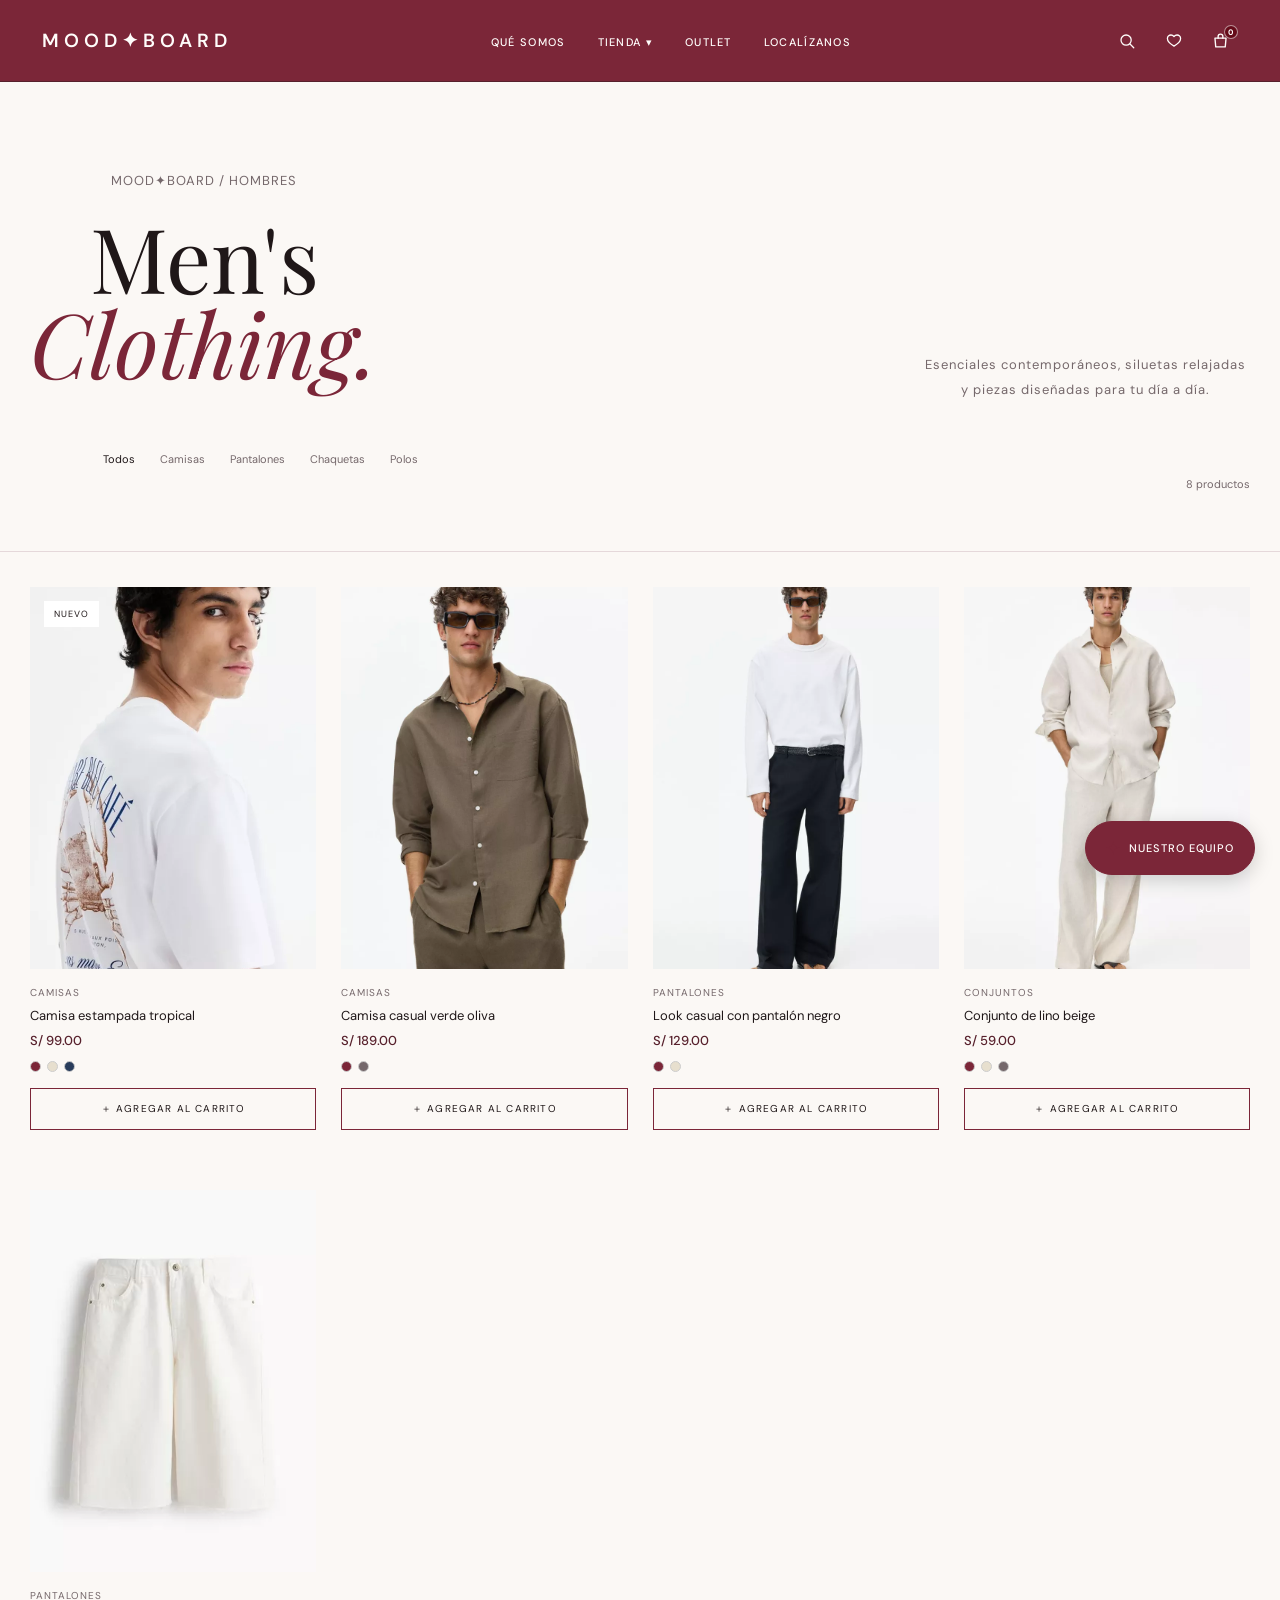
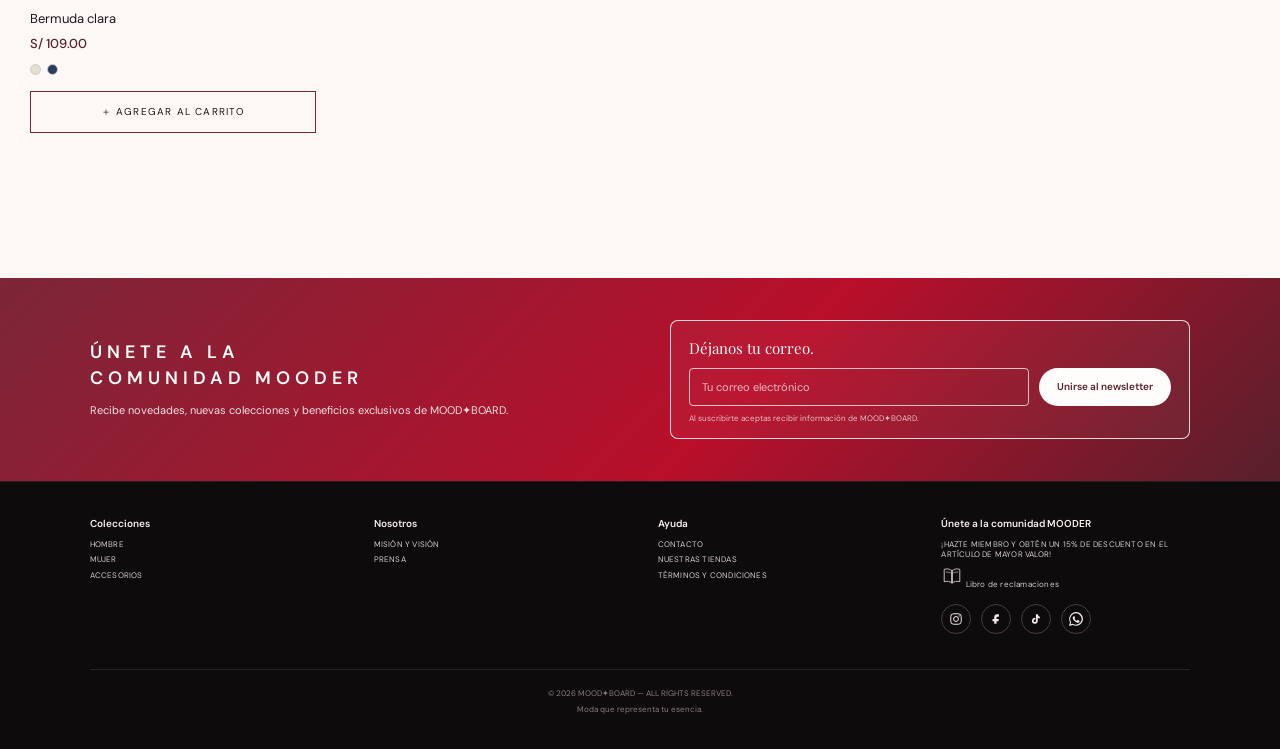
<file: pages/hombres-ropa.html>
<!DOCTYPE html>

<html lang="es">
<head>
<meta charset="utf-8"/>
<meta content="width=device-width, initial-scale=1.0" name="viewport"/>
<title>Hombres — Ropa | MOOD✦BOARD</title>
<link href="../CSS/style.css" rel="stylesheet"/>
<link href="https://fonts.googleapis.com" rel="preconnect"/>
<link crossorigin="" href="https://fonts.gstatic.com" rel="preconnect"/>
<link href="https://fonts.googleapis.com/css2?family=DM+Sans:wght@300;400;500;600&amp;family=Playfair+Display:ital,wght@0,400;0,500;1,400&amp;display=swap" rel="stylesheet"/>

<link href="../CSS/pages/hombres-ropa.css" rel="stylesheet"/></head>
<body>
<!-- ==============================
         HEADER
    ============================== -->
<header class="header">
<nav class="navbar">
<a class="logo" href="../index.html">MOOD✦BOARD</a>
<ul class="nav-menu">
<li>
<a href="nosotros.html">Qué somos</a>
</li>
<li class="dropdown">
<a class="dropdown-title" href="#">Tienda ▾</a>
<div class="dropdown-menu">
<div>
<h4>Hombres</h4>
<a href="hombres-ropa.html">Ropa</a>
<a href="hombres-accesorios.html">Accesorios</a>
</div>
<div>
<h4>Mujeres</h4>
<a href="mujeres-ropa.html">Ropa</a>
<a href="mujeres-accesorios.html">Accesorios</a>
</div>
</div>
</li>
<li>
<a href="outlet.html">Outlet</a>
</li>
<li>
<a href="localizanos.html">Localízanos</a>
</li>
</ul>
<div aria-label="Acciones de la tienda" class="nav-actions">
<button aria-label="Buscar" class="nav-action" title="Buscar" type="button">
<svg aria-hidden="true" viewbox="0 0 24 24"><circle cx="10.8" cy="10.8" r="6.8"></circle><path d="M16 16l5 5"></path></svg>
</button>
<button aria-label="Favoritos" class="nav-action" title="Favoritos" type="button">
<svg aria-hidden="true" viewbox="0 0 24 24"><path d="M20.8 8.8c0 5.1-8.8 10-8.8 10s-8.8-4.9-8.8-10A4.8 4.8 0 0 1 8 4c1.5 0 2.9.7 4 2 1.1-1.3 2.5-2 4-2a4.8 4.8 0 0 1 4.8 4.8Z"></path></svg>
</button>
<a aria-label="Carrito de compras" class="nav-action cart" href="carrito.html" title="Carrito">
<svg aria-hidden="true" viewbox="0 0 24 24"><path d="M5 9h14l-1 11H6L5 9Z"></path><path d="M9 9V7a3 3 0 0 1 6 0v2"></path></svg>
<span class="cart-count" id="cart-count">0</span>
</a>
</div>
</nav>
</header>
<!-- ==============================
         ENCABEZADO
    ============================== -->
<main>
<section class="catalog-header">
<div>
<p class="eyebrow">
                    MOOD✦BOARD / HOMBRES
                </p>
<h1>

                    Men's<br/>
<em>Clothing.</em>
</h1>
</div>
<p class="catalog-description">

                Esenciales contemporáneos,
                siluetas relajadas y piezas
                diseñadas para tu día a día.

            </p>
</section>
<!-- ==============================
             FILTROS
        ============================== -->
<section class="catalog-tools">
<div class="filters">
<button class="active" data-action-click="filterProducts(&#x27;all&#x27;, this)">

                    Todos

                </button>
<button data-action-click="filterProducts(&#x27;shirts&#x27;, this)">

                    Camisas

                </button>
<button data-action-click="filterProducts(&#x27;pants&#x27;, this)">

                    Pantalones

                </button>
<button data-action-click="filterProducts(&#x27;jackets&#x27;, this)">

                    Chaquetas

                </button>
<button data-action-click="filterProducts(&#x27;tshirts&#x27;, this)">

                    Polos

                </button>
</div>
<span class="catalog-count" id="product-count">

                8 productos

            </span>
</section>
<!-- ==============================
             PRODUCTOS
        ============================== -->
<section class="catalog">
<div class="products" id="products">
<!-- PRODUCTO 1 -->
<article class="product-card" data-category="shirts">
<div class="product-photo">
<span class="product-label">
                            NUEVO
                        </span>
<img alt="Modelo hombre: Camisa estampada tropical" loading="lazy" src="../img/hombre_look_estampado.png"/>
</div>
<div class="product-info">
<p class="product-category">CAMISAS</p>
<h3 class="product-name">Camisa estampada tropical</h3>
<p class="product-price">
                            S/ 99.00
                        </p>
<div class="product-colors">
<span class="color black"></span>
<span class="color cream"></span>
<span class="color blue"></span>
</div>
<button class="add-cart-btn" data-action-click="agregarAlCarrito(
                                &#x27;Relaxed Cotton Shirt&#x27;,
                                99,
                                &#x27;https://images.unsplash.com/photo-1610652492500-ded49ceeb378?auto=format&amp;amp;fit=crop&amp;amp;w=700&amp;amp;q=85&#x27;
                            )">

                            ＋ Agregar al carrito

                        </button>
</div>
</article>
<!-- PRODUCTO 2 -->
<article class="product-card" data-category="jackets">
<div class="product-photo">
<img alt="Modelo hombre: Camisa casual verde oliva" loading="lazy" src="../img/hombre_camisa_verde.png"/>
</div>
<div class="product-info">
<p class="product-category">CAMISAS</p>
<h3 class="product-name">Camisa casual verde oliva</h3>
<p class="product-price">
                            S/ 189.00
                        </p>
<div class="product-colors">
<span class="color black"></span>
<span class="color gray"></span>
</div>
<button class="add-cart-btn" data-action-click="agregarAlCarrito(
                                &#x27;Essential Oversized Blazer&#x27;,
                                189,
                                &#x27;https://images.unsplash.com/photo-1551488831-00ddcb6c6bd3?auto=format&amp;amp;fit=crop&amp;amp;w=700&amp;amp;q=85&#x27;
                            )">

                            ＋ Agregar al carrito

                        </button>
</div>
</article>
<!-- PRODUCTO 3 -->
<article class="product-card" data-category="pants">
<div class="product-photo">
<img alt="Modelo hombre: Look casual con pantalón negro" loading="lazy" src="../img/hombre_pantalon_negro.png"/>
</div>
<div class="product-info">
<p class="product-category">PANTALONES</p>
<h3 class="product-name">Look casual con pantalón negro</h3>
<p class="product-price">
                            S/ 129.00
                        </p>
<div class="product-colors">
<span class="color black"></span>
<span class="color cream"></span>
</div>
<button class="add-cart-btn" data-action-click="agregarAlCarrito(
                                &#x27;Relaxed Trousers&#x27;,
                                129,
                                &#x27;https://images.unsplash.com/photo-1516826957135-700dedea698c?auto=format&amp;amp;fit=crop&amp;amp;w=700&amp;amp;q=85&#x27;
                            )">

                            ＋ Agregar al carrito

                        </button>
</div>
</article>
<!-- PRODUCTO 4 -->
<article class="product-card" data-category="tshirts">
<div class="product-photo">
<img alt="Modelo hombre: Conjunto de lino beige" loading="lazy" src="../img/hombre_pantalon_lino.png"/>
</div>
<div class="product-info">
<p class="product-category">CONJUNTOS</p>
<h3 class="product-name">Conjunto de lino beige</h3>
<p class="product-price">
                            S/ 59.00
                        </p>
<div class="product-colors">
<span class="color black"></span>
<span class="color cream"></span>
<span class="color gray"></span>
</div>
<button class="add-cart-btn" data-action-click="agregarAlCarrito(
                                &#x27;Classic Cotton Tee&#x27;,
                                59,
                                &#x27;https://images.unsplash.com/photo-1521572163474-6864f9cf17ab?auto=format&amp;amp;fit=crop&amp;amp;w=700&amp;amp;q=85&#x27;
                            )">

                            ＋ Agregar al carrito

                        </button>
</div>
</article>
<!-- PRODUCTO 5 -->
<article class="product-card" data-category="shirts">
<div class="product-photo">
<img alt="Modelo hombre: Bermuda clara" loading="lazy" src="../img/hombre_bermuda_clara.png"/>
</div>
<div class="product-info">
<p class="product-category">PANTALONES</p>
<h3 class="product-name">Bermuda clara</h3>
<p class="product-price">
                            S/ 109.00
                        </p>
<div class="product-colors">
<span class="color cream"></span>
<span class="color blue"></span>
</div>
<button class="add-cart-btn" data-action-click="agregarAlCarrito(
                                &#x27;Linen Everyday Shirt&#x27;,
                                109,
                                &#x27;https://images.unsplash.com/photo-1603252109303-2751441dd157?auto=format&amp;amp;fit=crop&amp;amp;w=700&amp;amp;q=85&#x27;
                            )">

                            ＋ Agregar al carrito

                        </button>
</div>
</article>
<!-- PRODUCTO 6 -->
<!-- PRODUCTO 7 -->
<!-- PRODUCTO 8 -->
</div>
</section>
</main>
<!-- ==============================
         FOOTER
    ============================== -->
<!-- ==============================
         JAVASCRIPT
    ============================== -->

<!-- SCRIPT DEL CARRITO -->
<script src="../js/carrito.js"></script>
<!-- BOTÓN FLOTANTE DEL EQUIPO -->
<a aria-label="Conoce a nuestro equipo" class="floating-team-button" href="equipo.html" title="Conoce a nuestro equipo">
<span>✦</span>
<strong>Nuestro equipo</strong>
</a>
<section aria-label="Suscripción al boletín" class="newsletter">
<div class="newsletter-copy">
<h2>ÚNETE A LA<br/>COMUNIDAD MOODER</h2>
<p>Recibe novedades, nuevas colecciones y beneficios exclusivos de MOOD✦BOARD.</p>
</div>
<form class="newsletter-form" data-action-submit="subscribeNewsletter(event)">
<label for="newsletter-email">Déjanos tu correo.</label>
<div class="newsletter-row">
<input autocomplete="email" id="newsletter-email" name="email" placeholder="Tu correo electrónico" required="" type="email"/>
<button type="submit">Unirse al newsletter</button>
</div>
<span class="newsletter-note">Al suscribirte aceptas recibir información de MOOD✦BOARD.</span>
<span aria-live="polite" class="newsletter-message">¡Gracias por unirte a la comunidad MOODER!</span>
</form>
</section>
<footer class="footer">
<div class="footer-column">
<h4>Colecciones</h4>
<a href="hombres-ropa.html">HOMBRE</a>
<a href="mujeres-ropa.html">MUJER</a>
<a href="hombres-accesorios.html">ACCESORIOS</a>
</div>
<div class="footer-column">
<h4>Nosotros</h4>
<a href="nosotros.html">MISIÓN Y VISIÓN</a>
<a href="equipo.html">PRENSA</a>
</div>
<div class="footer-column">
<h4>Ayuda</h4>
<a href="localizanos.html">CONTACTO</a>
<a href="outlet.html">NUESTRAS TIENDAS</a>
<a href="nosotros.html">TÉRMINOS Y CONDICIONES</a>
</div>
<div class="footer-column">
<h4>Únete a la comunidad MOODER</h4>
<p>¡HAZTE MIEMBRO Y OBTÉN UN 15% DE DESCUENTO EN EL ARTÍCULO DE MAYOR VALOR!</p>
<a aria-label="Libro de reclamaciones" class="claims-link" href="https://www.indecopi.gob.pe/libro-de-reclamaciones" rel="noopener" target="_blank" title="Libro de reclamaciones">
<svg aria-hidden="true" class="claims-book-icon" viewbox="0 0 48 48">
<path d="M7 9.5c7-2.2 12.2-.8 17 3.1v27c-4.8-3.8-10-5.2-17-3V9.5Z" fill="none" stroke="currentColor" stroke-linejoin="round" stroke-width="2"></path>
<path d="M41 9.5c-7-2.2-12.2-.8-17 3.1v27c4.8-3.8 10-5.2 17-3V9.5Z" fill="none" stroke="currentColor" stroke-linejoin="round" stroke-width="2"></path>
<path d="M24 12.6v27" fill="none" stroke="currentColor" stroke-width="2"></path>
<path d="M11.5 15.5c3.4-.5 6.3.2 9.1 1.7M36.5 15.5c-3.4-.5-6.3.2-9.1 1.7" fill="none" stroke="currentColor" stroke-linecap="round" stroke-width="1.5"></path>
</svg>
<span>Libro de reclamaciones</span>
</a>
<div aria-label="Redes sociales MOODBOARD" class="footer-social">
<a aria-label="Instagram" href="#" title="Instagram">
<svg aria-hidden="true" viewbox="0 0 24 24"><rect fill="none" height="18" rx="5" stroke="currentColor" stroke-width="1.7" width="18" x="3" y="3"></rect><circle cx="12" cy="12" fill="none" r="4.2" stroke="currentColor" stroke-width="1.7"></circle><circle cx="17.4" cy="6.7" fill="currentColor" r="1"></circle></svg>
</a>
<a aria-label="Facebook" href="#" title="Facebook">
<svg aria-hidden="true" viewbox="0 0 24 24"><path d="M14 8h3V4h-3c-3.3 0-5 2-5 5v3H6v4h3v4h4v-4h3.2l.8-4H13V9c0-.7.3-1 1-1Z" fill="currentColor"></path></svg>
</a>
<a aria-label="TikTok" href="#" title="TikTok">
<svg aria-hidden="true" viewbox="0 0 24 24"><path d="M15 4c.3 2 1.4 3.4 3.5 4v3.2c-1.4-.1-2.6-.6-3.5-1.3V15a5 5 0 1 1-4.2-4.9v3.2a2 2 0 1 0 1.1 1.8V4H15Z" fill="currentColor"></path></svg>
</a>
<a aria-label="WhatsApp" href="#" title="WhatsApp">
<svg aria-hidden="true" viewbox="0 0 24 24"><path d="M20.5 3.5A11.3 11.3 0 0 0 12.1 0 11.9 11.9 0 0 0 1.8 17.7L0 24l6.5-1.7A12 12 0 0 0 24 12a11.8 11.8 0 0 0-3.5-8.5ZM12 21.8a9.8 9.8 0 0 1-5-1.4l-.4-.2-3.8 1 1-3.7-.3-.4A9.8 9.8 0 1 1 12 21.8Zm5.4-7.3c-.3-.2-1.8-.9-2.1-1-.3-.1-.5-.2-.7.2-.2.3-.8 1-.9 1.2-.2.2-.3.2-.6.1-1.5-.7-2.5-1.3-3.5-2.9-.3-.5.3-.5.9-1.7.1-.2 0-.4 0-.5l-.9-2.1c-.2-.5-.5-.4-.7-.4h-.6c-.2 0-.5.1-.8.4-.3.3-1 1-1 2.5s1 2.9 1.1 3.1c.1.2 2 3.1 4.9 4.3 1.8.8 2.5.9 3.4.8.5-.1 1.8-.7 2-1.4.3-.7.3-1.3.2-1.4-.1-.2-.3-.2-.6-.3Z" fill="currentColor"></path></svg>
</a>
</div>
</div>
<div class="footer-legal">
<span>© 2026 MOOD✦BOARD — ALL RIGHTS RESERVED.</span>
<span>Moda que representa tu esencia.</span>
</div>
</footer>

<script defer="True" src="../js/pages/hombres-ropa.js"></script><script src="../js/app.js" defer></script>
</body>
</html>
</file>
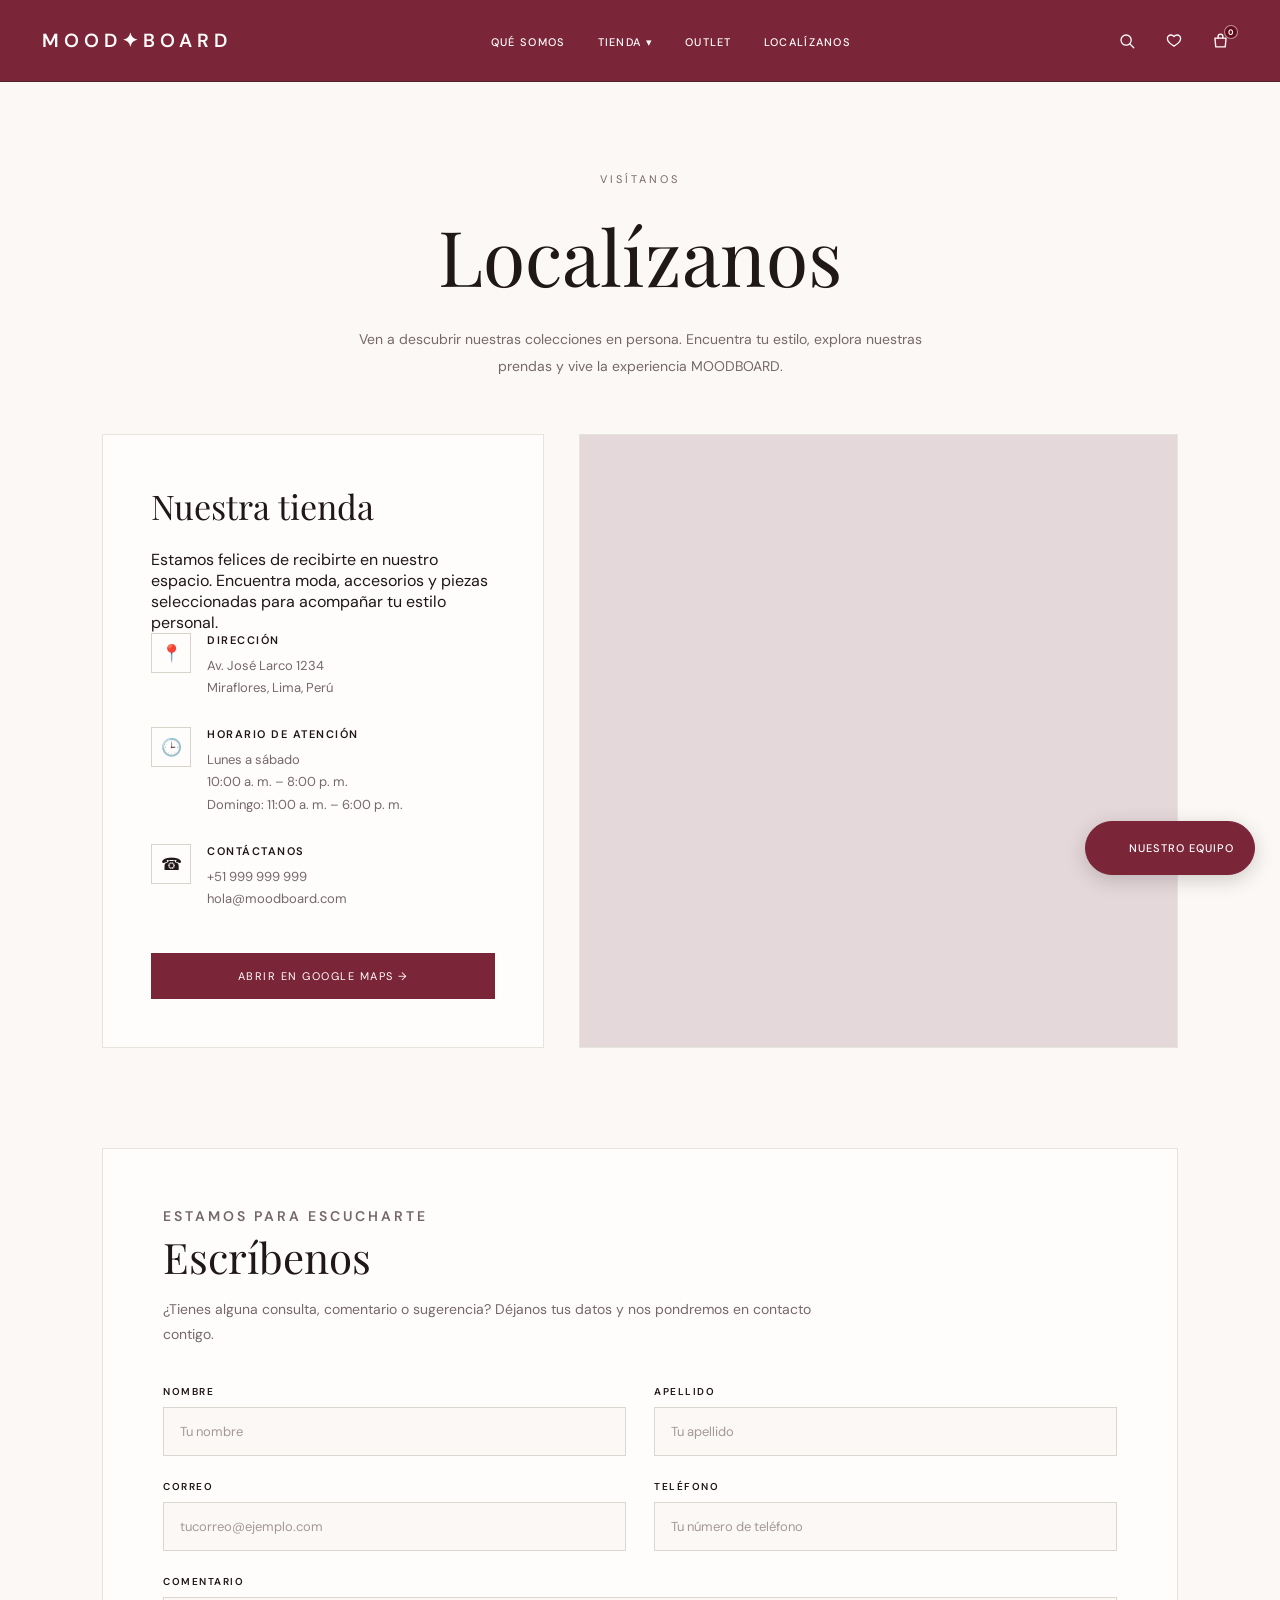
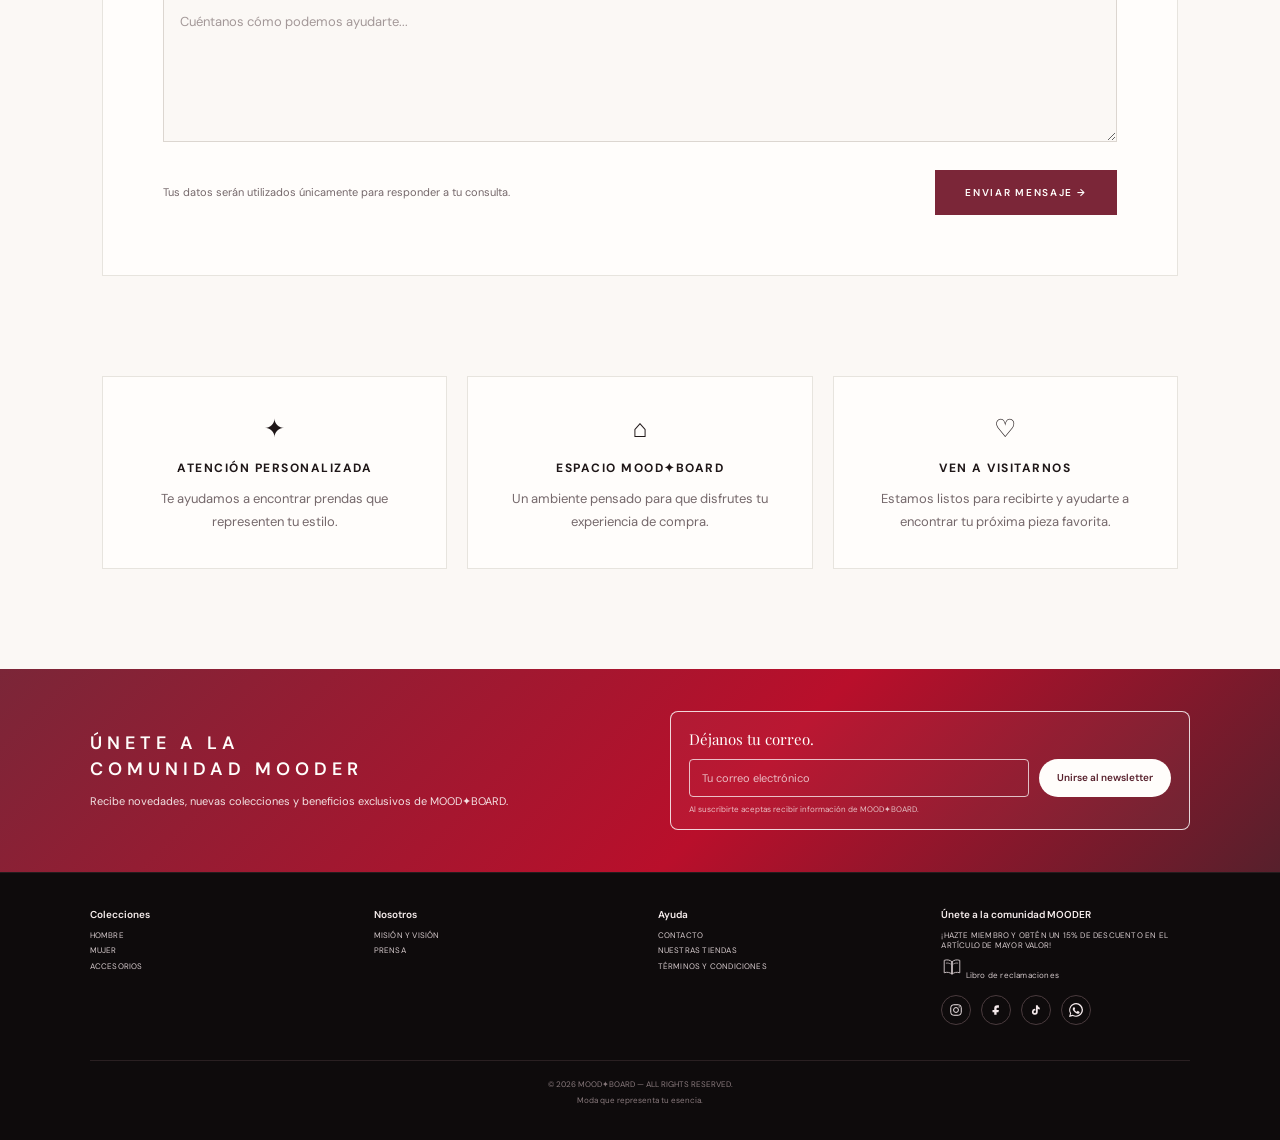
<file: pages/localizanos.html>
<!DOCTYPE html>

<html lang="es">
<head>
<meta charset="utf-8"/>
<meta content="width=device-width, initial-scale=1.0" name="viewport"/>
<title>Localízanos | MOOD✦BOARD</title>
<!-- Google Fonts -->
<link href="https://fonts.googleapis.com" rel="preconnect"/>
<link crossorigin="" href="https://fonts.gstatic.com" rel="preconnect"/>
<link href="https://fonts.googleapis.com/css2?family=DM+Sans:wght@400;500;600&amp;family=Playfair+Display:wght@400;500;600&amp;display=swap" rel="stylesheet"/>
<!-- CSS GLOBAL -->
<link href="../CSS/style.css" rel="stylesheet"/>

<link href="../CSS/pages/localizanos.css" rel="stylesheet"/></head>
<body class="location-page">
<!-- =================================
         HEADER
    ================================= -->
<header class="header">
<nav class="navbar">
<a class="logo" href="../index.html">MOOD✦BOARD</a>
<ul class="nav-menu">
<li>
<a href="nosotros.html">Qué somos</a>
</li>
<li class="dropdown">
<a class="dropdown-title" href="#">Tienda ▾</a>
<div class="dropdown-menu">
<div>
<h4>Hombres</h4>
<a href="hombres-ropa.html">Ropa</a>
<a href="hombres-accesorios.html">Accesorios</a>
</div>
<div>
<h4>Mujeres</h4>
<a href="mujeres-ropa.html">Ropa</a>
<a href="mujeres-accesorios.html">Accesorios</a>
</div>
</div>
</li>
<li>
<a href="outlet.html">Outlet</a>
</li>
<li>
<a href="localizanos.html">Localízanos</a>
</li>
</ul>
<div aria-label="Acciones de la tienda" class="nav-actions">
<button aria-label="Buscar" class="nav-action" title="Buscar" type="button">
<svg aria-hidden="true" viewbox="0 0 24 24"><circle cx="10.8" cy="10.8" r="6.8"></circle><path d="M16 16l5 5"></path></svg>
</button>
<button aria-label="Favoritos" class="nav-action" title="Favoritos" type="button">
<svg aria-hidden="true" viewbox="0 0 24 24"><path d="M20.8 8.8c0 5.1-8.8 10-8.8 10s-8.8-4.9-8.8-10A4.8 4.8 0 0 1 8 4c1.5 0 2.9.7 4 2 1.1-1.3 2.5-2 4-2a4.8 4.8 0 0 1 4.8 4.8Z"></path></svg>
</button>
<a aria-label="Carrito de compras" class="nav-action cart" href="carrito.html" title="Carrito">
<svg aria-hidden="true" viewbox="0 0 24 24"><path d="M5 9h14l-1 11H6L5 9Z"></path><path d="M9 9V7a3 3 0 0 1 6 0v2"></path></svg>
<span class="cart-count" id="cart-count">0</span>
</a>
</div>
</nav>
</header>
<!-- =================================
         ENCABEZADO
    ================================= -->
<section class="location-hero">
<p class="location-eyebrow">
            Visítanos
        </p>
<h1 class="location-title">
            Localízanos
        </h1>
<p class="location-description">
            Ven a descubrir nuestras colecciones en persona.
            Encuentra tu estilo, explora nuestras prendas y
            vive la experiencia MOODBOARD.
        </p>
</section>
<!-- =================================
         INFORMACIÓN Y MAPA
    ================================= -->
<section class="location-container">
<!-- INFORMACIÓN DE LA TIENDA -->
<div class="location-information">
<div>
<h2>
                    Nuestra tienda
                </h2>
<p>
                    Estamos felices de recibirte en nuestro espacio.
                    Encuentra moda, accesorios y piezas seleccionadas
                    para acompañar tu estilo personal.
                </p>
<!-- DIRECCIÓN -->
<div class="location-detail">
<div class="location-icon">
                        📍
                    </div>
<div>
<h3>
                            Dirección
                        </h3>
<p>
                            Av. José Larco 1234<br/>
                            Miraflores, Lima, Perú
                        </p>
</div>
</div>
<!-- HORARIO -->
<div class="location-detail">
<div class="location-icon">
                        🕒
                    </div>
<div>
<h3>
                            Horario de atención
                        </h3>
<p>
                            Lunes a sábado<br/>
                            10:00 a. m. – 8:00 p. m.<br/>
                            Domingo: 11:00 a. m. – 6:00 p. m.
                        </p>
</div>
</div>
<!-- CONTACTO -->
<div class="location-detail">
<div class="location-icon">
                        ☎
                    </div>
<div>
<h3>
                            Contáctanos
                        </h3>
<p>
                            +51 999 999 999<br/>
                            hola@moodboard.com
                        </p>
</div>
</div>
</div>
<!-- BOTÓN GOOGLE MAPS -->
<a class="maps-button" href="https://www.google.com/maps/search/?api=1&amp;query=Av.+Jose+Larco+1234+Miraflores+Lima+Peru" rel="noopener noreferrer" target="_blank">
                Abrir en Google Maps →
            </a>
</div>
<!-- MAPA INCRUSTADO -->
<div class="location-map">
<iframe allowfullscreen="" loading="lazy" referrerpolicy="no-referrer-when-downgrade" src="https://www.google.com/maps?q=Av.+Jose+Larco+1234+Miraflores+Lima+Peru&amp;output=embed">
</iframe>
</div>
</section>
<!-- =================================
         ESCRÍBENOS
    ================================= -->
<section aria-labelledby="contact-title" class="contact-form-section">
<div class="contact-form-header">
<p class="contact-form-eyebrow">Estamos para escucharte</p>
<h2 id="contact-title">Escríbenos</h2>
<p>¿Tienes alguna consulta, comentario o sugerencia? Déjanos tus datos y nos pondremos en contacto contigo.</p>
</div>
<form class="contact-form" data-action-submit="sendContactForm(event)">
<div class="contact-field">
<label for="contact-name">Nombre</label>
<input autocomplete="given-name" id="contact-name" name="nombre" placeholder="Tu nombre" required="" type="text"/>
</div>
<div class="contact-field">
<label for="contact-lastname">Apellido</label>
<input autocomplete="family-name" id="contact-lastname" name="apellido" placeholder="Tu apellido" required="" type="text"/>
</div>
<div class="contact-field">
<label for="contact-email">Correo</label>
<input autocomplete="email" id="contact-email" name="correo" placeholder="tucorreo@ejemplo.com" required="" type="email"/>
</div>
<div class="contact-field">
<label for="contact-phone">Teléfono</label>
<input autocomplete="tel" id="contact-phone" name="telefono" placeholder="Tu número de teléfono" required="" type="tel"/>
</div>
<div class="contact-field full">
<label for="contact-comment">Comentario</label>
<textarea id="contact-comment" name="comentario" placeholder="Cuéntanos cómo podemos ayudarte..." required=""></textarea>
</div>
<div aria-live="polite" class="contact-success" id="contact-success">¡Gracias por escribirnos! Hemos recibido tu mensaje.</div>
<div class="contact-form-footer">
<p class="contact-form-note">Tus datos serán utilizados únicamente para responder a tu consulta.</p>
<button class="contact-submit" type="submit">Enviar mensaje →</button>
</div>
</form>
</section>
<!-- =================================
         CARACTERÍSTICAS
    ================================= -->
<section class="location-bottom">
<div class="location-feature">
<span>✦</span>
<h3>
                Atención personalizada
            </h3>
<p>
                Te ayudamos a encontrar prendas que
                representen tu estilo.
            </p>
</div>
<div class="location-feature">
<span>⌂</span>
<h3>
                Espacio MOOD✦BOARD
            </h3>
<p>
                Un ambiente pensado para que disfrutes
                tu experiencia de compra.
            </p>
</div>
<div class="location-feature">
<span>♡</span>
<h3>
                Ven a visitarnos
            </h3>
<p>
                Estamos listos para recibirte y ayudarte
                a encontrar tu próxima pieza favorita.
            </p>
</div>
</section>
<!-- =================================
         FOOTER
    ================================= -->
<!-- SCRIPT DEL CARRITO -->
<script src="../js/carrito.js"></script>
<!-- BOTÓN FLOTANTE DEL EQUIPO -->
<a aria-label="Conoce a nuestro equipo" class="floating-team-button" href="equipo.html" title="Conoce a nuestro equipo">
<span>✦</span>
<strong>Nuestro equipo</strong>
</a>
<section aria-label="Suscripción al boletín" class="newsletter">
<div class="newsletter-copy">
<h2>ÚNETE A LA<br/>COMUNIDAD MOODER</h2>
<p>Recibe novedades, nuevas colecciones y beneficios exclusivos de MOOD✦BOARD.</p>
</div>
<form class="newsletter-form" data-action-submit="subscribeNewsletter(event)">
<label for="newsletter-email">Déjanos tu correo.</label>
<div class="newsletter-row">
<input autocomplete="email" id="newsletter-email" name="email" placeholder="Tu correo electrónico" required="" type="email"/>
<button type="submit">Unirse al newsletter</button>
</div>
<span class="newsletter-note">Al suscribirte aceptas recibir información de MOOD✦BOARD.</span>
<span aria-live="polite" class="newsletter-message">¡Gracias por unirte a la comunidad MOODER!</span>
</form>
</section>
<footer class="footer">
<div class="footer-column">
<h4>Colecciones</h4>
<a href="hombres-ropa.html">HOMBRE</a>
<a href="mujeres-ropa.html">MUJER</a>
<a href="hombres-accesorios.html">ACCESORIOS</a>
</div>
<div class="footer-column">
<h4>Nosotros</h4>
<a href="nosotros.html">MISIÓN Y VISIÓN</a>
<a href="equipo.html">PRENSA</a>
</div>
<div class="footer-column">
<h4>Ayuda</h4>
<a href="localizanos.html">CONTACTO</a>
<a href="outlet.html">NUESTRAS TIENDAS</a>
<a href="nosotros.html">TÉRMINOS Y CONDICIONES</a>
</div>
<div class="footer-column">
<h4>Únete a la comunidad MOODER</h4>
<p>¡HAZTE MIEMBRO Y OBTÉN UN 15% DE DESCUENTO EN EL ARTÍCULO DE MAYOR VALOR!</p>
<a aria-label="Libro de reclamaciones" class="claims-link" href="https://www.indecopi.gob.pe/libro-de-reclamaciones" rel="noopener" target="_blank" title="Libro de reclamaciones">
<svg aria-hidden="true" class="claims-book-icon" viewbox="0 0 48 48">
<path d="M7 9.5c7-2.2 12.2-.8 17 3.1v27c-4.8-3.8-10-5.2-17-3V9.5Z" fill="none" stroke="currentColor" stroke-linejoin="round" stroke-width="2"></path>
<path d="M41 9.5c-7-2.2-12.2-.8-17 3.1v27c4.8-3.8 10-5.2 17-3V9.5Z" fill="none" stroke="currentColor" stroke-linejoin="round" stroke-width="2"></path>
<path d="M24 12.6v27" fill="none" stroke="currentColor" stroke-width="2"></path>
<path d="M11.5 15.5c3.4-.5 6.3.2 9.1 1.7M36.5 15.5c-3.4-.5-6.3.2-9.1 1.7" fill="none" stroke="currentColor" stroke-linecap="round" stroke-width="1.5"></path>
</svg>
<span>Libro de reclamaciones</span>
</a>
<div aria-label="Redes sociales MOODBOARD" class="footer-social">
<a aria-label="Instagram" href="#" title="Instagram">
<svg aria-hidden="true" viewbox="0 0 24 24"><rect fill="none" height="18" rx="5" stroke="currentColor" stroke-width="1.7" width="18" x="3" y="3"></rect><circle cx="12" cy="12" fill="none" r="4.2" stroke="currentColor" stroke-width="1.7"></circle><circle cx="17.4" cy="6.7" fill="currentColor" r="1"></circle></svg>
</a>
<a aria-label="Facebook" href="#" title="Facebook">
<svg aria-hidden="true" viewbox="0 0 24 24"><path d="M14 8h3V4h-3c-3.3 0-5 2-5 5v3H6v4h3v4h4v-4h3.2l.8-4H13V9c0-.7.3-1 1-1Z" fill="currentColor"></path></svg>
</a>
<a aria-label="TikTok" href="#" title="TikTok">
<svg aria-hidden="true" viewbox="0 0 24 24"><path d="M15 4c.3 2 1.4 3.4 3.5 4v3.2c-1.4-.1-2.6-.6-3.5-1.3V15a5 5 0 1 1-4.2-4.9v3.2a2 2 0 1 0 1.1 1.8V4H15Z" fill="currentColor"></path></svg>
</a>
<a aria-label="WhatsApp" href="#" title="WhatsApp">
<svg aria-hidden="true" viewbox="0 0 24 24"><path d="M20.5 3.5A11.3 11.3 0 0 0 12.1 0 11.9 11.9 0 0 0 1.8 17.7L0 24l6.5-1.7A12 12 0 0 0 24 12a11.8 11.8 0 0 0-3.5-8.5ZM12 21.8a9.8 9.8 0 0 1-5-1.4l-.4-.2-3.8 1 1-3.7-.3-.4A9.8 9.8 0 1 1 12 21.8Zm5.4-7.3c-.3-.2-1.8-.9-2.1-1-.3-.1-.5-.2-.7.2-.2.3-.8 1-.9 1.2-.2.2-.3.2-.6.1-1.5-.7-2.5-1.3-3.5-2.9-.3-.5.3-.5.9-1.7.1-.2 0-.4 0-.5l-.9-2.1c-.2-.5-.5-.4-.7-.4h-.6c-.2 0-.5.1-.8.4-.3.3-1 1-1 2.5s1 2.9 1.1 3.1c.1.2 2 3.1 4.9 4.3 1.8.8 2.5.9 3.4.8.5-.1 1.8-.7 2-1.4.3-.7.3-1.3.2-1.4-.1-.2-.3-.2-.6-.3Z" fill="currentColor"></path></svg>
</a>
</div>
</div>
<div class="footer-legal">
<span>© 2026 MOOD✦BOARD — ALL RIGHTS RESERVED.</span>
<span>Moda que representa tu esencia.</span>
</div>
</footer>

<script defer="True" src="../js/pages/localizanos.js"></script><script src="../js/app.js" defer></script>
</body>
</html>
</file>
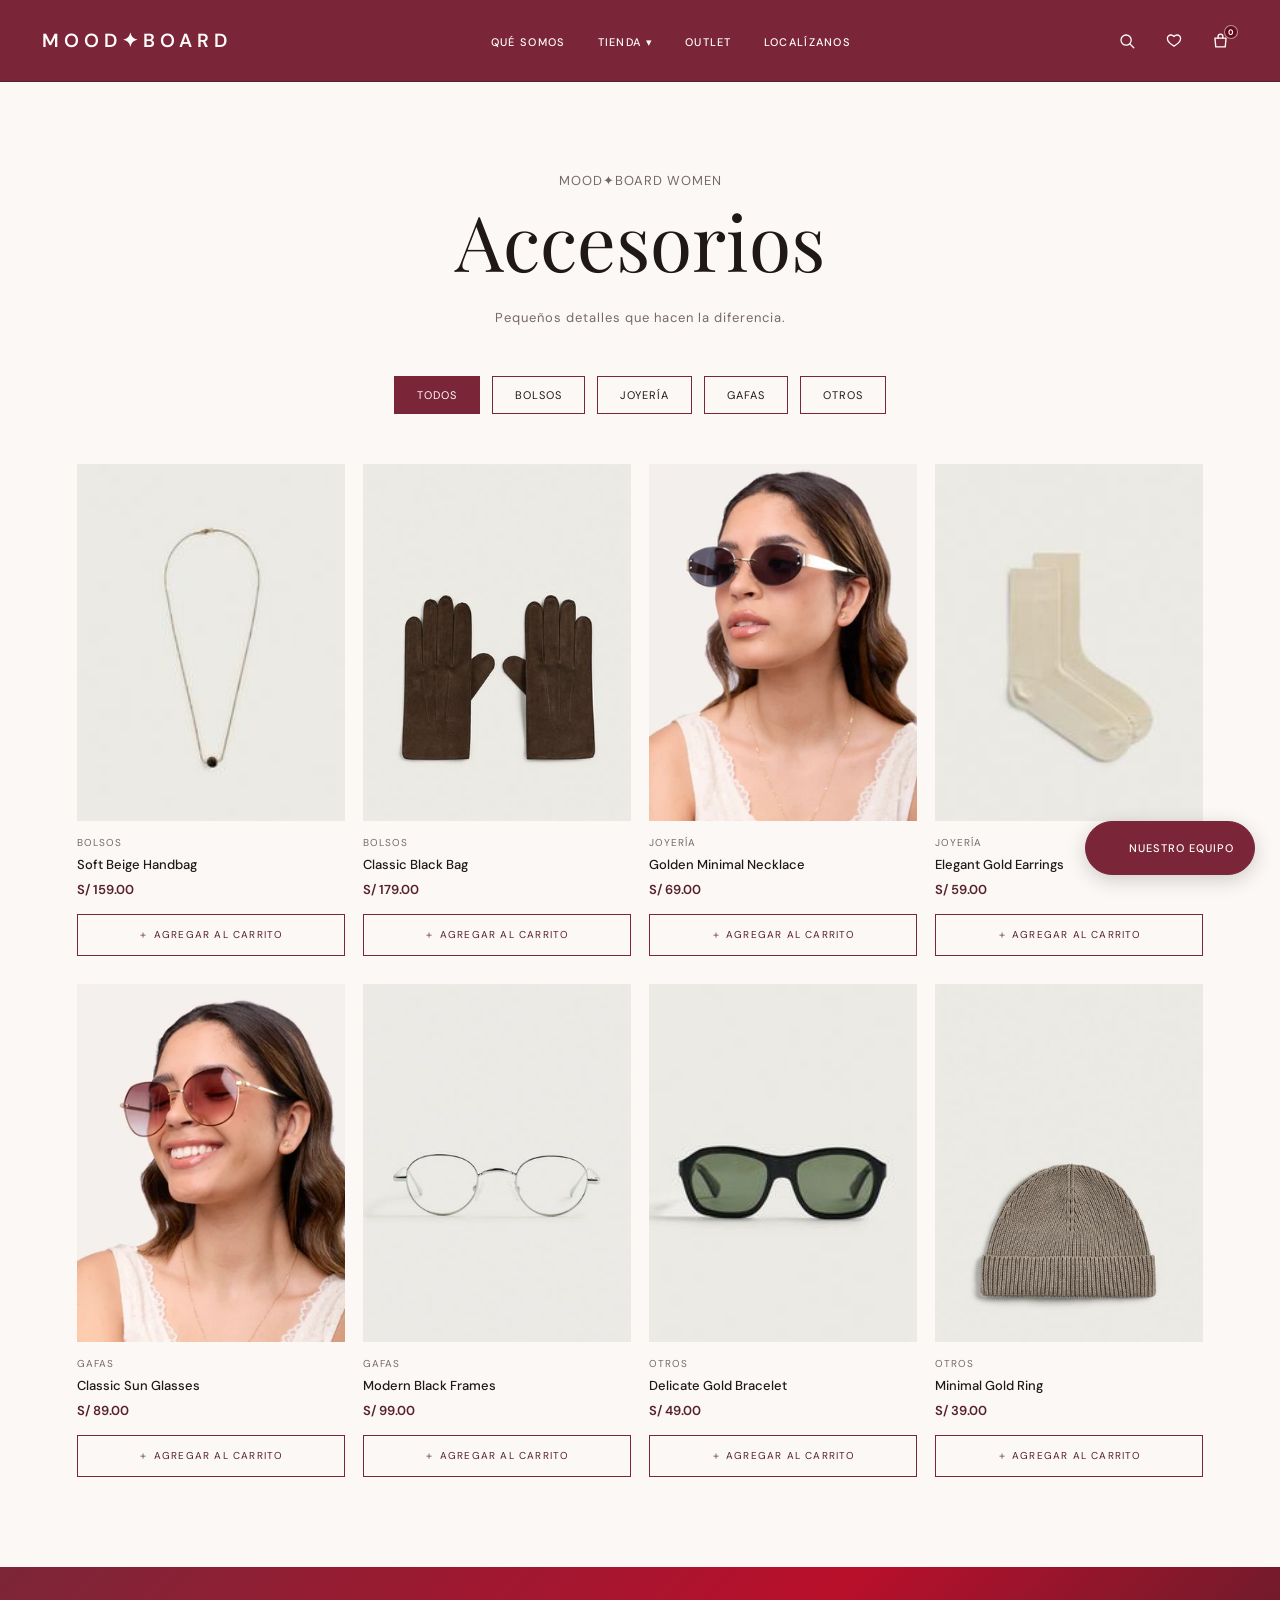
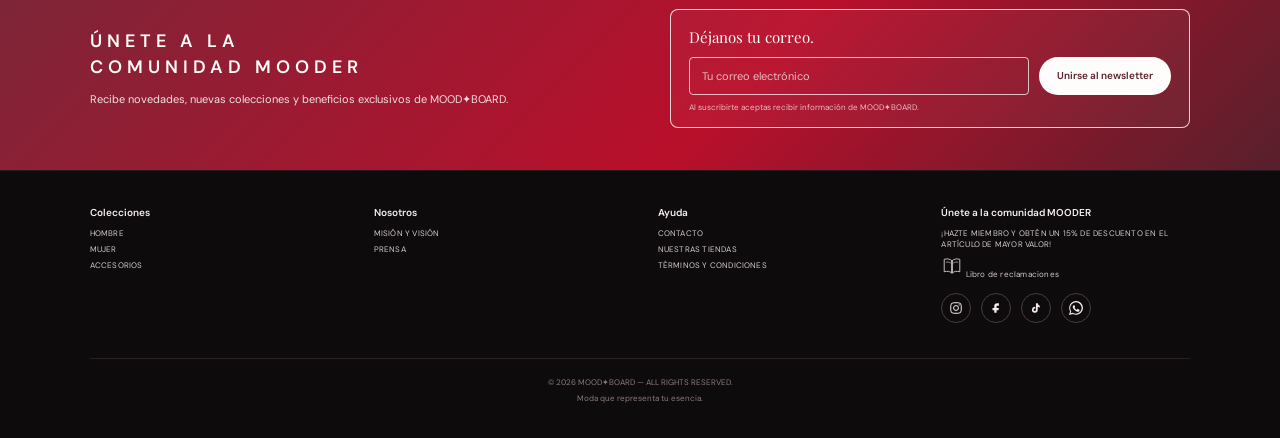
<file: pages/mujeres-accesorios.html>
<!DOCTYPE html>

<html lang="es">
<head>
<meta charset="utf-8"/>
<meta content="width=device-width, initial-scale=1.0" name="viewport"/>
<title>Accesorios Mujer | MOOD✦BOARD</title>
<!-- CSS GLOBAL -->
<link href="../CSS/style.css" rel="stylesheet"/>
<!-- GOOGLE FONTS -->
<link href="https://fonts.googleapis.com/css2?family=DM+Sans:wght@400;500;600&amp;family=Playfair+Display:wght@400;500;600&amp;display=swap" rel="stylesheet"/>
</head>
<body>
<!-- ==============================
         ENCABEZADO
    =============================== -->
<header class="header">
<nav class="navbar">
<a class="logo" href="../index.html">MOOD✦BOARD</a>
<ul class="nav-menu">
<li>
<a href="nosotros.html">Qué somos</a>
</li>
<li class="dropdown">
<a class="dropdown-title" href="#">Tienda ▾</a>
<div class="dropdown-menu">
<div>
<h4>Hombres</h4>
<a href="hombres-ropa.html">Ropa</a>
<a href="hombres-accesorios.html">Accesorios</a>
</div>
<div>
<h4>Mujeres</h4>
<a href="mujeres-ropa.html">Ropa</a>
<a href="mujeres-accesorios.html">Accesorios</a>
</div>
</div>
</li>
<li>
<a href="outlet.html">Outlet</a>
</li>
<li>
<a href="localizanos.html">Localízanos</a>
</li>
</ul>
<div aria-label="Acciones de la tienda" class="nav-actions">
<button aria-label="Buscar" class="nav-action" title="Buscar" type="button">
<svg aria-hidden="true" viewbox="0 0 24 24"><circle cx="10.8" cy="10.8" r="6.8"></circle><path d="M16 16l5 5"></path></svg>
</button>
<button aria-label="Favoritos" class="nav-action" title="Favoritos" type="button">
<svg aria-hidden="true" viewbox="0 0 24 24"><path d="M20.8 8.8c0 5.1-8.8 10-8.8 10s-8.8-4.9-8.8-10A4.8 4.8 0 0 1 8 4c1.5 0 2.9.7 4 2 1.1-1.3 2.5-2 4-2a4.8 4.8 0 0 1 4.8 4.8Z"></path></svg>
</button>
<a aria-label="Carrito de compras" class="nav-action cart" href="carrito.html" title="Carrito">
<svg aria-hidden="true" viewbox="0 0 24 24"><path d="M5 9h14l-1 11H6L5 9Z"></path><path d="M9 9V7a3 3 0 0 1 6 0v2"></path></svg>
<span class="cart-count" id="cart-count">0</span>
</a>
</div>
</nav>
</header>
<!-- ==============================
         CONTENIDO PRINCIPAL
    =============================== -->
<main>
<section class="catalog-header">
<p>MOOD✦BOARD WOMEN</p>
<h1>Accesorios</h1>
<p>
                Pequeños detalles que hacen la diferencia.
            </p>
</section>
<!-- ==============================
             FILTROS
        =============================== -->
<div class="filters">
<button class="filter-btn active" data-action-click="filterProducts(&#x27;all&#x27;, this)">
                Todos
            </button>
<button class="filter-btn" data-action-click="filterProducts(&#x27;bolsos&#x27;, this)">
                Bolsos
            </button>
<button class="filter-btn" data-action-click="filterProducts(&#x27;joyeria&#x27;, this)">
                Joyería
            </button>
<button class="filter-btn" data-action-click="filterProducts(&#x27;gafas&#x27;, this)">
                Gafas
            </button>
<button class="filter-btn" data-action-click="filterProducts(&#x27;otros&#x27;, this)">
                Otros
            </button>
</div>
<!-- ==============================
             CATÁLOGO DE PRODUCTOS
        =============================== -->
<section class="products-grid">
<!-- PRODUCTO 1 -->
<article class="product-card" data-category="bolsos">
<img alt="Bolso beige" class="product-image" loading="lazy" src="../img/08435508302-000-e1.png"/>
<div class="product-info">
<p class="product-category">
                        Bolsos
                    </p>
<h3 class="product-name">
                        Soft Beige Handbag
                    </h3>
<p class="product-price">
                        S/ 159.00
                    </p>
<button class="add-cart-btn" data-action-click="agregarAlCarrito(
                            &#x27;Soft Beige Handbag&#x27;,
                            159,
                            &#x27;https://images.unsplash.com/photo-1584917865442-de89df76afd3?auto=format&amp;amp;fit=crop&amp;amp;w=700&amp;amp;q=85&#x27;
                        )">

                        ＋ Agregar al carrito

                    </button>
</div>
</article>
<!-- PRODUCTO 2 -->
<article class="product-card" data-category="bolsos">
<img alt="Bolso negro" class="product-image" loading="lazy" src="../img/03920545700-000-e1.png"/>
<div class="product-info">
<p class="product-category">
                        Bolsos
                    </p>
<h3 class="product-name">
                        Classic Black Bag
                    </h3>
<p class="product-price">
                        S/ 179.00
                    </p>
<button class="add-cart-btn" data-action-click="agregarAlCarrito(
                            &#x27;Classic Black Bag&#x27;,
                            179,
                            &#x27;https://images.unsplash.com/photo-1594223274512-ad4803739b7c?auto=format&amp;amp;fit=crop&amp;amp;w=700&amp;amp;q=85&#x27;
                        )">

                        ＋ Agregar al carrito

                    </button>
</div>
</article>
<!-- PRODUCTO 3 -->
<article class="product-card" data-category="joyeria">
<img alt="Collar dorado" class="product-image" loading="lazy" src="../img/1000050988--6-Recuperado-convertido-a-mediano.png"/>
<div class="product-info">
<p class="product-category">
                        Joyería
                    </p>
<h3 class="product-name">
                        Golden Minimal Necklace
                    </h3>
<p class="product-price">
                        S/ 69.00
                    </p>
<button class="add-cart-btn" data-action-click="agregarAlCarrito(
                            &#x27;Golden Minimal Necklace&#x27;,
                            69,
                            &#x27;https://images.unsplash.com/photo-1611652022419-a9419f74343d?auto=format&amp;amp;fit=crop&amp;amp;w=700&amp;amp;q=85&#x27;
                        )">

                        ＋ Agregar al carrito

                    </button>
</div>
</article>
<!-- PRODUCTO 4 -->
<article class="product-card" data-category="joyeria">
<img alt="Aretes dorados" class="product-image" loading="lazy" src="../img/03334405711-000-e1.png"/>
<div class="product-info">
<p class="product-category">
                        Joyería
                    </p>
<h3 class="product-name">
                        Elegant Gold Earrings
                    </h3>
<p class="product-price">
                        S/ 59.00
                    </p>
<button class="add-cart-btn" data-action-click="agregarAlCarrito(
                            &#x27;Elegant Gold Earrings&#x27;,
                            59,
                            &#x27;https://images.unsplash.com/photo-1535632066927-ab7c9ab60908?auto=format&amp;amp;fit=crop&amp;amp;w=700&amp;amp;q=85&#x27;
                        )">

                        ＋ Agregar al carrito

                    </button>
</div>
</article>
<!-- PRODUCTO 5 -->
<article class="product-card" data-category="gafas">
<img alt="Gafas de sol" class="product-image" loading="lazy" src="../img/1000050989--4-Recuperado-convertido-a-mediano.png"/>
<div class="product-info">
<p class="product-category">
                        Gafas
                    </p>
<h3 class="product-name">
                        Classic Sun Glasses
                    </h3>
<p class="product-price">
                        S/ 89.00
                    </p>
<button class="add-cart-btn" data-action-click="agregarAlCarrito(
                            &#x27;Classic Sun Glasses&#x27;,
                            89,
                            &#x27;https://images.unsplash.com/photo-1511499767150-a48a237f0083?auto=format&amp;amp;fit=crop&amp;amp;w=700&amp;amp;q=85&#x27;
                        )">

                        ＋ Agregar al carrito

                    </button>
</div>
</article>
<!-- PRODUCTO 6 -->
<article class="product-card" data-category="gafas">
<img alt="Gafas modernas" class="product-image" loading="lazy" src="../img/02907318808-e1.png"/>
<div class="product-info">
<p class="product-category">
                        Gafas
                    </p>
<h3 class="product-name">
                        Modern Black Frames
                    </h3>
<p class="product-price">
                        S/ 99.00
                    </p>
<button class="add-cart-btn" data-action-click="agregarAlCarrito(
                            &#x27;Modern Black Frames&#x27;,
                            99,
                            &#x27;https://images.unsplash.com/photo-1577803645773-f96470509666?auto=format&amp;amp;fit=crop&amp;amp;w=700&amp;amp;q=85&#x27;
                        )">

                        ＋ Agregar al carrito

                    </button>
</div>
</article>
<!-- PRODUCTO 7 -->
<article class="product-card" data-category="otros">
<img alt="Pulsera dorada" class="product-image" loading="lazy" src="../img/02907408730-000-e1.png"/>
<div class="product-info">
<p class="product-category">
                        Otros
                    </p>
<h3 class="product-name">
                        Delicate Gold Bracelet
                    </h3>
<p class="product-price">
                        S/ 49.00
                    </p>
<button class="add-cart-btn" data-action-click="agregarAlCarrito(
                            &#x27;Delicate Gold Bracelet&#x27;,
                            49,
                            &#x27;https://images.unsplash.com/photo-1617038220319-276d3cfab638?auto=format&amp;amp;fit=crop&amp;amp;w=700&amp;amp;q=85&#x27;
                        )">

                        ＋ Agregar al carrito

                    </button>
</div>
</article>
<!-- PRODUCTO 8 -->
<article class="product-card" data-category="otros">
<img alt="Anillo dorado" class="product-image" loading="lazy" src="../img/03920546081-000-e1.png"/>
<div class="product-info">
<p class="product-category">
                        Otros
                    </p>
<h3 class="product-name">
                        Minimal Gold Ring
                    </h3>
<p class="product-price">
                        S/ 39.00
                    </p>
<button class="add-cart-btn" data-action-click="agregarAlCarrito(
                            &#x27;Minimal Gold Ring&#x27;,
                            39,
                            &#x27;https://images.unsplash.com/photo-1599643478518-a784e5dc4c8f?auto=format&amp;amp;fit=crop&amp;amp;w=700&amp;amp;q=85&#x27;
                        )">

                        ＋ Agregar al carrito

                    </button>
</div>
</article>
</section>
</main>
<!-- ==============================
         PIE DE PÁGINA
    =============================== -->
<!-- ==============================
         SCRIPT DEL CARRITO
    =============================== -->
<script src="../js/carrito.js"></script>
<!-- ==============================
         SCRIPT DE FILTROS
    =============================== -->

<!-- BOTÓN FLOTANTE DEL EQUIPO -->
<a aria-label="Conoce a nuestro equipo" class="floating-team-button" href="equipo.html" title="Conoce a nuestro equipo">
<span>✦</span>
<strong>Nuestro equipo</strong>
</a>
<section aria-label="Suscripción al boletín" class="newsletter">
<div class="newsletter-copy">
<h2>ÚNETE A LA<br/>COMUNIDAD MOODER</h2>
<p>Recibe novedades, nuevas colecciones y beneficios exclusivos de MOOD✦BOARD.</p>
</div>
<form class="newsletter-form" data-action-submit="subscribeNewsletter(event)">
<label for="newsletter-email">Déjanos tu correo.</label>
<div class="newsletter-row">
<input autocomplete="email" id="newsletter-email" name="email" placeholder="Tu correo electrónico" required="" type="email"/>
<button type="submit">Unirse al newsletter</button>
</div>
<span class="newsletter-note">Al suscribirte aceptas recibir información de MOOD✦BOARD.</span>
<span aria-live="polite" class="newsletter-message">¡Gracias por unirte a la comunidad MOODER!</span>
</form>
</section>
<footer class="footer">
<div class="footer-column">
<h4>Colecciones</h4>
<a href="hombres-ropa.html">HOMBRE</a>
<a href="mujeres-ropa.html">MUJER</a>
<a href="hombres-accesorios.html">ACCESORIOS</a>
</div>
<div class="footer-column">
<h4>Nosotros</h4>
<a href="nosotros.html">MISIÓN Y VISIÓN</a>
<a href="equipo.html">PRENSA</a>
</div>
<div class="footer-column">
<h4>Ayuda</h4>
<a href="localizanos.html">CONTACTO</a>
<a href="outlet.html">NUESTRAS TIENDAS</a>
<a href="nosotros.html">TÉRMINOS Y CONDICIONES</a>
</div>
<div class="footer-column">
<h4>Únete a la comunidad MOODER</h4>
<p>¡HAZTE MIEMBRO Y OBTÉN UN 15% DE DESCUENTO EN EL ARTÍCULO DE MAYOR VALOR!</p>
<a aria-label="Libro de reclamaciones" class="claims-link" href="https://www.indecopi.gob.pe/libro-de-reclamaciones" rel="noopener" target="_blank" title="Libro de reclamaciones">
<svg aria-hidden="true" class="claims-book-icon" viewbox="0 0 48 48">
<path d="M7 9.5c7-2.2 12.2-.8 17 3.1v27c-4.8-3.8-10-5.2-17-3V9.5Z" fill="none" stroke="currentColor" stroke-linejoin="round" stroke-width="2"></path>
<path d="M41 9.5c-7-2.2-12.2-.8-17 3.1v27c4.8-3.8 10-5.2 17-3V9.5Z" fill="none" stroke="currentColor" stroke-linejoin="round" stroke-width="2"></path>
<path d="M24 12.6v27" fill="none" stroke="currentColor" stroke-width="2"></path>
<path d="M11.5 15.5c3.4-.5 6.3.2 9.1 1.7M36.5 15.5c-3.4-.5-6.3.2-9.1 1.7" fill="none" stroke="currentColor" stroke-linecap="round" stroke-width="1.5"></path>
</svg>
<span>Libro de reclamaciones</span>
</a>
<div aria-label="Redes sociales MOODBOARD" class="footer-social">
<a aria-label="Instagram" href="#" title="Instagram">
<svg aria-hidden="true" viewbox="0 0 24 24"><rect fill="none" height="18" rx="5" stroke="currentColor" stroke-width="1.7" width="18" x="3" y="3"></rect><circle cx="12" cy="12" fill="none" r="4.2" stroke="currentColor" stroke-width="1.7"></circle><circle cx="17.4" cy="6.7" fill="currentColor" r="1"></circle></svg>
</a>
<a aria-label="Facebook" href="#" title="Facebook">
<svg aria-hidden="true" viewbox="0 0 24 24"><path d="M14 8h3V4h-3c-3.3 0-5 2-5 5v3H6v4h3v4h4v-4h3.2l.8-4H13V9c0-.7.3-1 1-1Z" fill="currentColor"></path></svg>
</a>
<a aria-label="TikTok" href="#" title="TikTok">
<svg aria-hidden="true" viewbox="0 0 24 24"><path d="M15 4c.3 2 1.4 3.4 3.5 4v3.2c-1.4-.1-2.6-.6-3.5-1.3V15a5 5 0 1 1-4.2-4.9v3.2a2 2 0 1 0 1.1 1.8V4H15Z" fill="currentColor"></path></svg>
</a>
<a aria-label="WhatsApp" href="#" title="WhatsApp">
<svg aria-hidden="true" viewbox="0 0 24 24"><path d="M20.5 3.5A11.3 11.3 0 0 0 12.1 0 11.9 11.9 0 0 0 1.8 17.7L0 24l6.5-1.7A12 12 0 0 0 24 12a11.8 11.8 0 0 0-3.5-8.5ZM12 21.8a9.8 9.8 0 0 1-5-1.4l-.4-.2-3.8 1 1-3.7-.3-.4A9.8 9.8 0 1 1 12 21.8Zm5.4-7.3c-.3-.2-1.8-.9-2.1-1-.3-.1-.5-.2-.7.2-.2.3-.8 1-.9 1.2-.2.2-.3.2-.6.1-1.5-.7-2.5-1.3-3.5-2.9-.3-.5.3-.5.9-1.7.1-.2 0-.4 0-.5l-.9-2.1c-.2-.5-.5-.4-.7-.4h-.6c-.2 0-.5.1-.8.4-.3.3-1 1-1 2.5s1 2.9 1.1 3.1c.1.2 2 3.1 4.9 4.3 1.8.8 2.5.9 3.4.8.5-.1 1.8-.7 2-1.4.3-.7.3-1.3.2-1.4-.1-.2-.3-.2-.6-.3Z" fill="currentColor"></path></svg>
</a>
</div>
</div>
<div class="footer-legal">
<span>© 2026 MOOD✦BOARD — ALL RIGHTS RESERVED.</span>
<span>Moda que representa tu esencia.</span>
</div>
</footer>

<script defer="True" src="../js/pages/mujeres-accesorios.js"></script><script src="../js/app.js" defer></script>
</body>
</html>
</file>
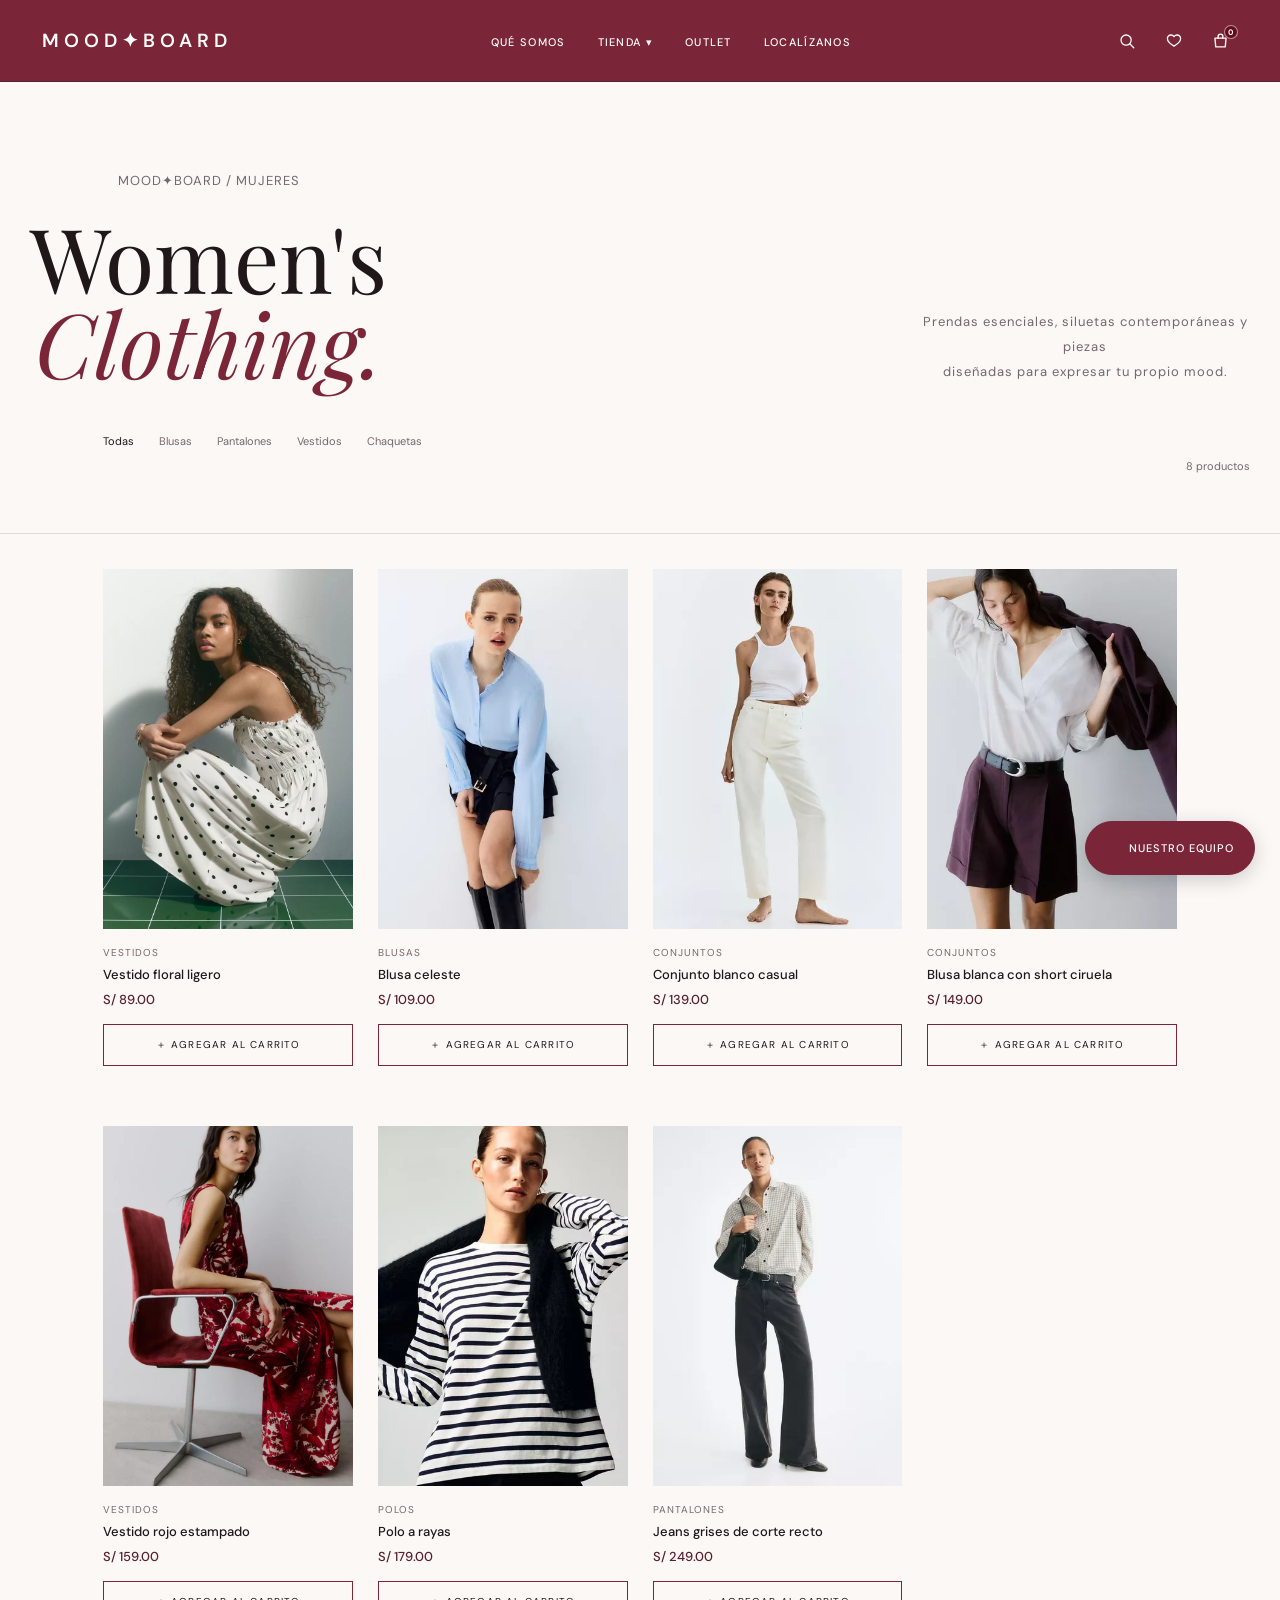
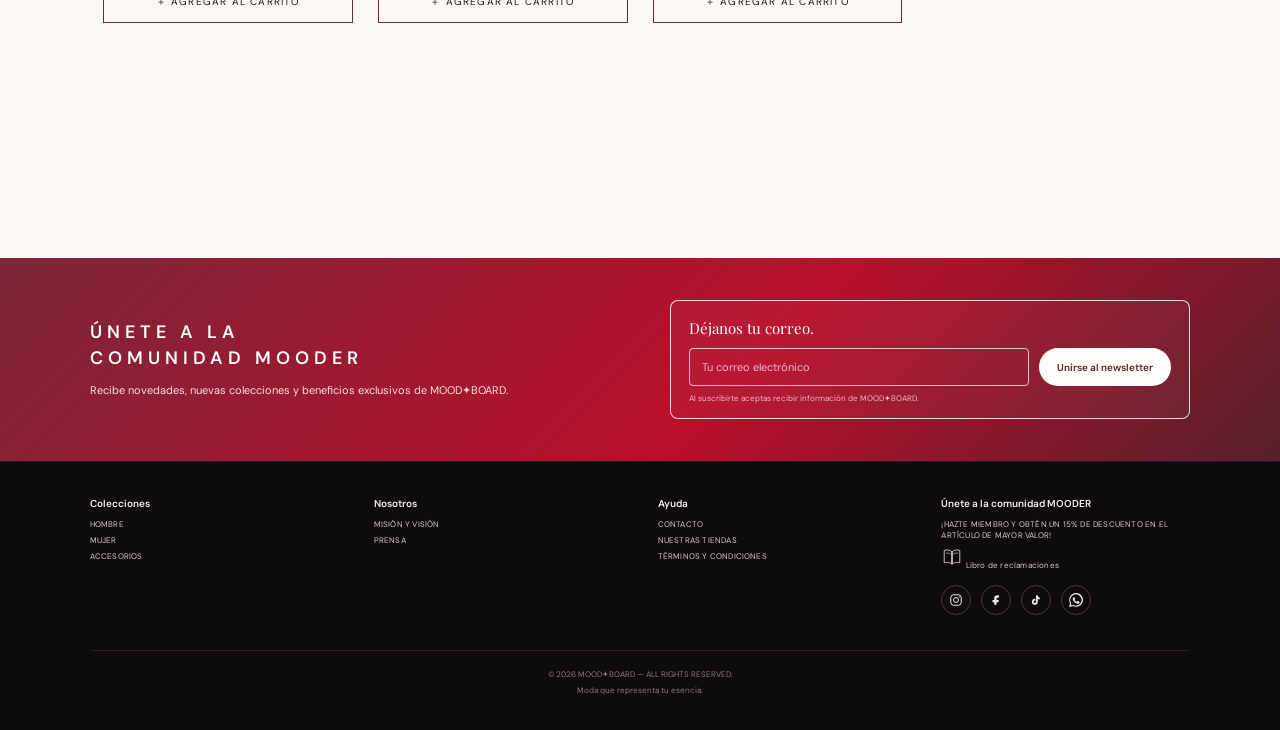
<file: pages/mujeres-ropa.html>
<!DOCTYPE html>

<html lang="es">
<head>
<meta charset="utf-8"/>
<meta content="width=device-width, initial-scale=1.0" name="viewport"/>
<title>Ropa Mujer | MOOD✦BOARD</title>
<!-- CSS PRINCIPAL -->
<link href="../CSS/style.css" rel="stylesheet"/>
<!-- GOOGLE FONTS -->
<link href="https://fonts.googleapis.com/css2?family=DM+Sans:wght@400;500;600&amp;family=Playfair+Display:wght@400;500;600&amp;display=swap" rel="stylesheet"/>
<link href="../CSS/pages/mujeres-ropa.css" rel="stylesheet"/></head>
<body>
<!-- ENCABEZADO -->
<header class="header">
<nav class="navbar">
<a class="logo" href="../index.html">MOOD✦BOARD</a>
<ul class="nav-menu">
<li>
<a href="nosotros.html">Qué somos</a>
</li>
<li class="dropdown">
<a class="dropdown-title" href="#">Tienda ▾</a>
<div class="dropdown-menu">
<div>
<h4>Hombres</h4>
<a href="hombres-ropa.html">Ropa</a>
<a href="hombres-accesorios.html">Accesorios</a>
</div>
<div>
<h4>Mujeres</h4>
<a href="mujeres-ropa.html">Ropa</a>
<a href="mujeres-accesorios.html">Accesorios</a>
</div>
</div>
</li>
<li>
<a href="outlet.html">Outlet</a>
</li>
<li>
<a href="localizanos.html">Localízanos</a>
</li>
</ul>
<div aria-label="Acciones de la tienda" class="nav-actions">
<button aria-label="Buscar" class="nav-action" title="Buscar" type="button">
<svg aria-hidden="true" viewbox="0 0 24 24"><circle cx="10.8" cy="10.8" r="6.8"></circle><path d="M16 16l5 5"></path></svg>
</button>
<button aria-label="Favoritos" class="nav-action" title="Favoritos" type="button">
<svg aria-hidden="true" viewbox="0 0 24 24"><path d="M20.8 8.8c0 5.1-8.8 10-8.8 10s-8.8-4.9-8.8-10A4.8 4.8 0 0 1 8 4c1.5 0 2.9.7 4 2 1.1-1.3 2.5-2 4-2a4.8 4.8 0 0 1 4.8 4.8Z"></path></svg>
</button>
<a aria-label="Carrito de compras" class="nav-action cart" href="carrito.html" title="Carrito">
<svg aria-hidden="true" viewbox="0 0 24 24"><path d="M5 9h14l-1 11H6L5 9Z"></path><path d="M9 9V7a3 3 0 0 1 6 0v2"></path></svg>
<span class="cart-count" id="cart-count">0</span>
</a>
</div>
</nav>
</header>
<!-- CONTENIDO PRINCIPAL -->
<main>
<!-- ENCABEZADO DEL CATÁLOGO -->
<section class="catalog-header">
<div>
<p class="eyebrow">MOOD✦BOARD / MUJERES</p>
<h1>Women's<br/><em>Clothing.</em></h1>
</div>
<p class="catalog-description">Prendas esenciales, siluetas contemporáneas y piezas<br/> diseñadas para expresar tu propio mood.</p>
</section>
<!-- FILTROS -->
<section class="catalog-tools">
<div class="filters">
<button class="active" data-action-click="filterProducts(&#x27;all&#x27;, this)">Todas</button>
<button data-action-click="filterProducts(&#x27;blusas&#x27;, this)">Blusas</button>
<button data-action-click="filterProducts(&#x27;pantalones&#x27;, this)">Pantalones</button>
<button data-action-click="filterProducts(&#x27;vestidos&#x27;, this)">Vestidos</button>
<button data-action-click="filterProducts(&#x27;chaquetas&#x27;, this)">Chaquetas</button>
</div>
<span class="catalog-count" id="product-count">8 productos</span>
</section>
<section class="catalog">
<section class="products-grid">
<!-- PRODUCTO 1: BLUSA BLANCA -->
<article class="product-card" data-category="blusas">
<img alt="Modelo mujer: Vestido floral ligero" class="product-image inline-style-mujeres-ropa-1" loading="eager" src="../img/mujer_vestido_lunares.webp"/>
<div class="product-info">
<p class="product-category">VESTIDOS</p>
<h3 class="product-name">Vestido floral ligero</h3>
<p class="product-price">
                        S/ 89.00
                    </p>
<button class="add-cart-btn" data-action-click="agregarAlCarrito(
                            &#x27;Essential White Blouse&#x27;,
                            89,
                            &#x27;https://images.unsplash.com/photo-1483985988355-763728e1935b?auto=format&amp;amp;fit=crop&amp;amp;w=700&amp;amp;q=85&#x27;
                        )">

                        ＋ Agregar al carrito

                    </button>
</div>
</article>
<!-- PRODUCTO 2: TOP SATINADO -->
<article class="product-card" data-category="blusas">
<img alt="Modelo mujer: Blusa celeste" class="product-image inline-style-mujeres-ropa-2" loading="eager" src="../img/mujer_blusa_volantes.webp"/>
<div class="product-info">
<p class="product-category">BLUSAS</p>
<h3 class="product-name">Blusa celeste</h3>
<p class="product-price">
                        S/ 109.00
                    </p>
<button class="add-cart-btn" data-action-click="agregarAlCarrito(
                            &#x27;Soft Satin Top&#x27;,
                            109,
                            &#x27;https://images.unsplash.com/photo-1485968579580-b6d095142e6e?auto=format&amp;amp;fit=crop&amp;amp;w=700&amp;amp;q=85&#x27;
                        )">

                        ＋ Agregar al carrito

                    </button>
</div>
</article>
<!-- PRODUCTO 3: PANTALÓN BEIGE -->
<article class="product-card" data-category="pantalones">
<img alt="Modelo mujer: Conjunto blanco casual" class="product-image inline-style-mujeres-ropa-3" loading="eager" src="../img/mujer_jeans_blancos.webp"/>
<div class="product-info">
<p class="product-category">CONJUNTOS</p>
<h3 class="product-name">Conjunto blanco casual</h3>
<p class="product-price">
                        S/ 139.00
                    </p>
<button class="add-cart-btn" data-action-click="agregarAlCarrito(
                            &#x27;Relaxed Beige Pants&#x27;,
                            139,
                            &#x27;https://images.unsplash.com/photo-1551488831-00ddcb6c6bd3?auto=format&amp;amp;fit=crop&amp;amp;w=700&amp;amp;q=85&#x27;
                        )">

                        ＋ Agregar al carrito

                    </button>
</div>
</article>
<!-- PRODUCTO 4: JEANS -->
<article class="product-card" data-category="pantalones">
<img alt="Modelo mujer: Blusa blanca con short ciruela" class="product-image inline-style-mujeres-ropa-4" loading="eager" src="../img/mujer_short_vestir.webp"/>
<div class="product-info">
<p class="product-category">CONJUNTOS</p>
<h3 class="product-name">Blusa blanca con short ciruela</h3>
<p class="product-price">
                        S/ 149.00
                    </p>
<button class="add-cart-btn" data-action-click="agregarAlCarrito(
                            &#x27;Straight Denim Jeans&#x27;,
                            149,
                            &#x27;https://images.unsplash.com/photo-1541099649105-f69ad21f3246?auto=format&amp;amp;fit=crop&amp;amp;w=700&amp;amp;q=85&#x27;
                        )">

                        ＋ Agregar al carrito

                    </button>
</div>
</article>
<!-- PRODUCTO 5: VESTIDO NEGRO -->
<article class="product-card" data-category="vestidos">
<img alt="Modelo mujer: Vestido rojo estampado" class="product-image inline-style-mujeres-ropa-5" loading="eager" src="../img/mujer_vestido_rojo.webp"/>
<div class="product-info">
<p class="product-category">VESTIDOS</p>
<h3 class="product-name">Vestido rojo estampado</h3>
<p class="product-price">
                        S/ 159.00
                    </p>
<button class="add-cart-btn" data-action-click="agregarAlCarrito(
                            &#x27;Minimal Black Dress&#x27;,
                            159,
                            &#x27;https://images.unsplash.com/photo-1566174053879-31528523f8ae?auto=format&amp;amp;fit=crop&amp;amp;w=700&amp;amp;q=85&#x27;
                        )">

                        ＋ Agregar al carrito

                    </button>
</div>
</article>
<!-- PRODUCTO 6: VESTIDO MIDI -->
<article class="product-card" data-category="vestidos">
<img alt="Modelo mujer: Polo a rayas" class="product-image inline-style-mujeres-ropa-6" loading="eager" src="../img/mujer_polo_rayas.webp"/>
<div class="product-info">
<p class="product-category">POLOS</p>
<h3 class="product-name">Polo a rayas</h3>
<p class="product-price">
                        S/ 179.00
                    </p>
<button class="add-cart-btn" data-action-click="agregarAlCarrito(
                            &#x27;Neutral Midi Dress&#x27;,
                            179,
                            &#x27;https://images.unsplash.com/photo-1595777457583-95e059d581b8?auto=format&amp;amp;fit=crop&amp;amp;w=700&amp;amp;q=85&#x27;
                        )">

                        ＋ Agregar al carrito

                    </button>
</div>
</article>
<!-- PRODUCTO 7: CHAQUETA DE CUERO -->
<article class="product-card" data-category="chaquetas">
<img alt="Modelo mujer con jeans grises" class="product-image inline-style-mujeres-ropa-7" loading="eager" src="../img/mujer_jeans_gris.webp"/>
<div class="product-info">
<p class="product-category">PANTALONES</p>
<h3 class="product-name">Jeans grises de corte recto</h3>
<p class="product-price">
                        S/ 249.00
                    </p>
<button class="add-cart-btn" data-action-click="agregarAlCarrito(
                            &#x27;Classic Leather Jacket&#x27;,
                            249,
                            &#x27;https://images.unsplash.com/photo-1551028719-00167b16eac5?auto=format&amp;amp;fit=crop&amp;amp;w=700&amp;amp;q=85&#x27;
                        )">

                        ＋ Agregar al carrito

                    </button>
</div>
</article>
<!-- PRODUCTO 8: CHAQUETA CASUAL -->
</section>
</section>
</main>
<!-- PIE DE PÁGINA -->
<!-- CARRITO -->
<script src="../js/carrito.js"></script>
<!-- FILTROS -->
<!-- BOTÓN FLOTANTE DEL EQUIPO -->
<a aria-label="Conoce a nuestro equipo" class="floating-team-button" href="equipo.html" title="Conoce a nuestro equipo">
<span>✦</span>
<strong>Nuestro equipo</strong>
</a>
<section aria-label="Suscripción al boletín" class="newsletter">
<div class="newsletter-copy">
<h2>ÚNETE A LA<br/>COMUNIDAD MOODER</h2>
<p>Recibe novedades, nuevas colecciones y beneficios exclusivos de MOOD✦BOARD.</p>
</div>
<form class="newsletter-form" data-action-submit="subscribeNewsletter(event)">
<label for="newsletter-email">Déjanos tu correo.</label>
<div class="newsletter-row">
<input autocomplete="email" id="newsletter-email" name="email" placeholder="Tu correo electrónico" required="" type="email"/>
<button type="submit">Unirse al newsletter</button>
</div>
<span class="newsletter-note">Al suscribirte aceptas recibir información de MOOD✦BOARD.</span>
<span aria-live="polite" class="newsletter-message">¡Gracias por unirte a la comunidad MOODER!</span>
</form>
</section>
<footer class="footer">
<div class="footer-column">
<h4>Colecciones</h4>
<a href="hombres-ropa.html">HOMBRE</a>
<a href="mujeres-ropa.html">MUJER</a>
<a href="hombres-accesorios.html">ACCESORIOS</a>
</div>
<div class="footer-column">
<h4>Nosotros</h4>
<a href="nosotros.html">MISIÓN Y VISIÓN</a>
<a href="equipo.html">PRENSA</a>
</div>
<div class="footer-column">
<h4>Ayuda</h4>
<a href="localizanos.html">CONTACTO</a>
<a href="outlet.html">NUESTRAS TIENDAS</a>
<a href="nosotros.html">TÉRMINOS Y CONDICIONES</a>
</div>
<div class="footer-column">
<h4>Únete a la comunidad MOODER</h4>
<p>¡HAZTE MIEMBRO Y OBTÉN UN 15% DE DESCUENTO EN EL ARTÍCULO DE MAYOR VALOR!</p>
<a aria-label="Libro de reclamaciones" class="claims-link" href="https://www.indecopi.gob.pe/libro-de-reclamaciones" rel="noopener" target="_blank" title="Libro de reclamaciones">
<svg aria-hidden="true" class="claims-book-icon" viewbox="0 0 48 48">
<path d="M7 9.5c7-2.2 12.2-.8 17 3.1v27c-4.8-3.8-10-5.2-17-3V9.5Z" fill="none" stroke="currentColor" stroke-linejoin="round" stroke-width="2"></path>
<path d="M41 9.5c-7-2.2-12.2-.8-17 3.1v27c4.8-3.8 10-5.2 17-3V9.5Z" fill="none" stroke="currentColor" stroke-linejoin="round" stroke-width="2"></path>
<path d="M24 12.6v27" fill="none" stroke="currentColor" stroke-width="2"></path>
<path d="M11.5 15.5c3.4-.5 6.3.2 9.1 1.7M36.5 15.5c-3.4-.5-6.3.2-9.1 1.7" fill="none" stroke="currentColor" stroke-linecap="round" stroke-width="1.5"></path>
</svg>
<span>Libro de reclamaciones</span>
</a>
<div aria-label="Redes sociales MOODBOARD" class="footer-social">
<a aria-label="Instagram" href="#" title="Instagram">
<svg aria-hidden="true" viewbox="0 0 24 24"><rect fill="none" height="18" rx="5" stroke="currentColor" stroke-width="1.7" width="18" x="3" y="3"></rect><circle cx="12" cy="12" fill="none" r="4.2" stroke="currentColor" stroke-width="1.7"></circle><circle cx="17.4" cy="6.7" fill="currentColor" r="1"></circle></svg>
</a>
<a aria-label="Facebook" href="#" title="Facebook">
<svg aria-hidden="true" viewbox="0 0 24 24"><path d="M14 8h3V4h-3c-3.3 0-5 2-5 5v3H6v4h3v4h4v-4h3.2l.8-4H13V9c0-.7.3-1 1-1Z" fill="currentColor"></path></svg>
</a>
<a aria-label="TikTok" href="#" title="TikTok">
<svg aria-hidden="true" viewbox="0 0 24 24"><path d="M15 4c.3 2 1.4 3.4 3.5 4v3.2c-1.4-.1-2.6-.6-3.5-1.3V15a5 5 0 1 1-4.2-4.9v3.2a2 2 0 1 0 1.1 1.8V4H15Z" fill="currentColor"></path></svg>
</a>
<a aria-label="WhatsApp" href="#" title="WhatsApp">
<svg aria-hidden="true" viewbox="0 0 24 24"><path d="M20.5 3.5A11.3 11.3 0 0 0 12.1 0 11.9 11.9 0 0 0 1.8 17.7L0 24l6.5-1.7A12 12 0 0 0 24 12a11.8 11.8 0 0 0-3.5-8.5ZM12 21.8a9.8 9.8 0 0 1-5-1.4l-.4-.2-3.8 1 1-3.7-.3-.4A9.8 9.8 0 1 1 12 21.8Zm5.4-7.3c-.3-.2-1.8-.9-2.1-1-.3-.1-.5-.2-.7.2-.2.3-.8 1-.9 1.2-.2.2-.3.2-.6.1-1.5-.7-2.5-1.3-3.5-2.9-.3-.5.3-.5.9-1.7.1-.2 0-.4 0-.5l-.9-2.1c-.2-.5-.5-.4-.7-.4h-.6c-.2 0-.5.1-.8.4-.3.3-1 1-1 2.5s1 2.9 1.1 3.1c.1.2 2 3.1 4.9 4.3 1.8.8 2.5.9 3.4.8.5-.1 1.8-.7 2-1.4.3-.7.3-1.3.2-1.4-.1-.2-.3-.2-.6-.3Z" fill="currentColor"></path></svg>
</a>
</div>
</div>
<div class="footer-legal">
<span>© 2026 MOOD✦BOARD — ALL RIGHTS RESERVED.</span>
<span>Moda que representa tu esencia.</span>
</div>
</footer>
<script defer="True" src="../js/pages/mujeres-ropa.js"></script><script src="../js/app.js" defer></script>
</body>
</html>
</file>
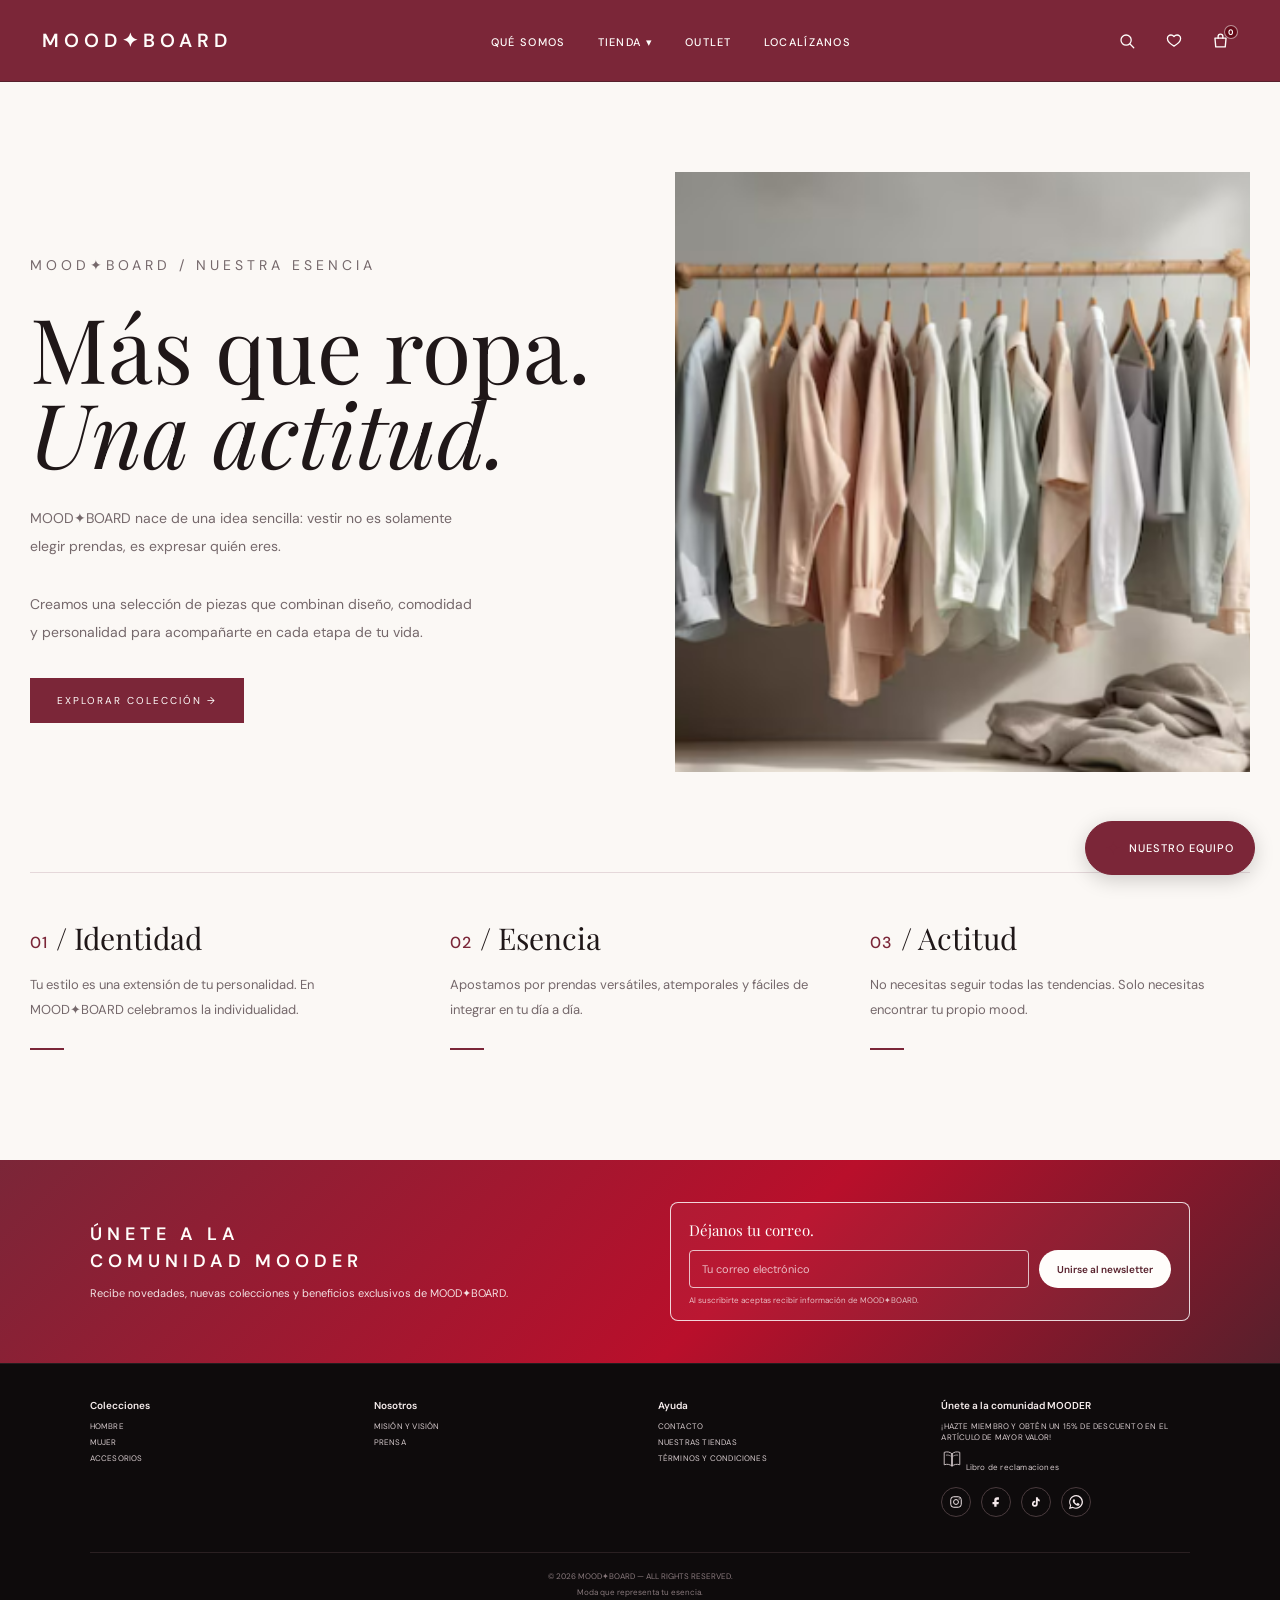
<file: pages/nosotros.html>
<!DOCTYPE html>

<html lang="es">
<head>
<meta charset="utf-8"/>
<meta content="width=device-width, initial-scale=1.0" name="viewport"/>
<title>Qué somos | MOOD✦BOARD</title>
<link href="../CSS/style.css" rel="stylesheet"/>
<link href="https://fonts.googleapis.com" rel="preconnect"/>
<link crossorigin="" href="https://fonts.gstatic.com" rel="preconnect"/>
<link href="https://fonts.googleapis.com/css2?family=DM+Sans:wght@300;400;500;600&amp;family=Playfair+Display:ital,wght@0,400;0,500;1,400&amp;display=swap" rel="stylesheet"/>

<link href="../CSS/pages/nosotros.css" rel="stylesheet"/></head>
<body>
<!-- HEADER -->
<header class="header">
<nav class="navbar">
<a class="logo" href="../index.html">MOOD✦BOARD</a>
<ul class="nav-menu">
<li>
<a href="nosotros.html">Qué somos</a>
</li>
<li class="dropdown">
<a class="dropdown-title" href="#">Tienda ▾</a>
<div class="dropdown-menu">
<div>
<h4>Hombres</h4>
<a href="hombres-ropa.html">Ropa</a>
<a href="hombres-accesorios.html">Accesorios</a>
</div>
<div>
<h4>Mujeres</h4>
<a href="mujeres-ropa.html">Ropa</a>
<a href="mujeres-accesorios.html">Accesorios</a>
</div>
</div>
</li>
<li>
<a href="outlet.html">Outlet</a>
</li>
<li>
<a href="localizanos.html">Localízanos</a>
</li>
</ul>
<div aria-label="Acciones de la tienda" class="nav-actions">
<button aria-label="Buscar" class="nav-action" title="Buscar" type="button">
<svg aria-hidden="true" viewbox="0 0 24 24"><circle cx="10.8" cy="10.8" r="6.8"></circle><path d="M16 16l5 5"></path></svg>
</button>
<button aria-label="Favoritos" class="nav-action" title="Favoritos" type="button">
<svg aria-hidden="true" viewbox="0 0 24 24"><path d="M20.8 8.8c0 5.1-8.8 10-8.8 10s-8.8-4.9-8.8-10A4.8 4.8 0 0 1 8 4c1.5 0 2.9.7 4 2 1.1-1.3 2.5-2 4-2a4.8 4.8 0 0 1 4.8 4.8Z"></path></svg>
</button>
<a aria-label="Carrito de compras" class="nav-action cart" href="carrito.html" title="Carrito">
<svg aria-hidden="true" viewbox="0 0 24 24"><path d="M5 9h14l-1 11H6L5 9Z"></path><path d="M9 9V7a3 3 0 0 1 6 0v2"></path></svg>
<span class="cart-count" id="cart-count">0</span>
</a>
</div>
</nav>
</header>
<!-- CONTENIDO -->
<main>
<section class="about-page">
<div class="about-hero">
<div>
<p class="eyebrow">
                        MOOD✦BOARD / NUESTRA ESENCIA
                    </p>
<h1>
                        Más que ropa.<br/>
<em>Una actitud.</em>
</h1>
<p>
                        MOOD✦BOARD nace de una idea sencilla:
                        vestir no es solamente elegir prendas,
                        es expresar quién eres.
                    </p>
<p>
                        Creamos una selección de piezas que
                        combinan diseño, comodidad y personalidad
                        para acompañarte en cada etapa de tu vida.
                    </p>
<a class="primary-btn" href="mujeres-ropa.html">
                        Explorar colección →
                    </a>
</div>
<div class="about-photo"></div>
</div>
<!-- VALORES -->
<div class="about-values">
<div class="value">
<h2><span>01</span> / Identidad</h2>
<p>
                        Tu estilo es una extensión de tu personalidad.
                        En MOOD✦BOARD celebramos la individualidad.
                    </p>
</div>
<div class="value">
<h2><span>02</span> / Esencia</h2>
<p>
                        Apostamos por prendas versátiles,
                        atemporales y fáciles de integrar en tu día a día.
                    </p>
</div>
<div class="value">
<h2><span>03</span> / Actitud</h2>
<p>
                        No necesitas seguir todas las tendencias.
                        Solo necesitas encontrar tu propio mood.
                    </p>
</div>
</div>
</section>
</main>
<!-- BOTÓN FLOTANTE DEL EQUIPO -->
<a class="floating-team-button" href="equipo.html" title="Conoce a nuestro equipo">
<span>✦</span>
<strong> Nuestro equipo</strong>
</a>
<section aria-label="Suscripción al boletín" class="newsletter">
<div class="newsletter-copy">
<h2>ÚNETE A LA<br/>COMUNIDAD MOODER</h2>
<p>Recibe novedades, nuevas colecciones y beneficios exclusivos de MOOD✦BOARD.</p>
</div>
<form class="newsletter-form" data-action-submit="subscribeNewsletter(event)">
<label for="newsletter-email">Déjanos tu correo.</label>
<div class="newsletter-row">
<input autocomplete="email" id="newsletter-email" name="email" placeholder="Tu correo electrónico" required="" type="email"/>
<button type="submit">Unirse al newsletter</button>
</div>
<span class="newsletter-note">Al suscribirte aceptas recibir información de MOOD✦BOARD.</span>
<span aria-live="polite" class="newsletter-message">¡Gracias por unirte a la comunidad MOODER!</span>
</form>
</section>
<footer class="footer">
<div class="footer-column">
<h4>Colecciones</h4>
<a href="hombres-ropa.html">HOMBRE</a>
<a href="mujeres-ropa.html">MUJER</a>
<a href="hombres-accesorios.html">ACCESORIOS</a>
</div>
<div class="footer-column">
<h4>Nosotros</h4>
<a href="nosotros.html">MISIÓN Y VISIÓN</a>
<a href="equipo.html">PRENSA</a>
</div>
<div class="footer-column">
<h4>Ayuda</h4>
<a href="localizanos.html">CONTACTO</a>
<a href="outlet.html">NUESTRAS TIENDAS</a>
<a href="nosotros.html">TÉRMINOS Y CONDICIONES</a>
</div>
<div class="footer-column">
<h4>Únete a la comunidad MOODER</h4>
<p>¡HAZTE MIEMBRO Y OBTÉN UN 15% DE DESCUENTO EN EL ARTÍCULO DE MAYOR VALOR!</p>
<a aria-label="Libro de reclamaciones" class="claims-link" href="https://www.indecopi.gob.pe/libro-de-reclamaciones" rel="noopener" target="_blank" title="Libro de reclamaciones">
<svg aria-hidden="true" class="claims-book-icon" viewbox="0 0 48 48">
<path d="M7 9.5c7-2.2 12.2-.8 17 3.1v27c-4.8-3.8-10-5.2-17-3V9.5Z" fill="none" stroke="currentColor" stroke-linejoin="round" stroke-width="2"></path>
<path d="M41 9.5c-7-2.2-12.2-.8-17 3.1v27c4.8-3.8 10-5.2 17-3V9.5Z" fill="none" stroke="currentColor" stroke-linejoin="round" stroke-width="2"></path>
<path d="M24 12.6v27" fill="none" stroke="currentColor" stroke-width="2"></path>
<path d="M11.5 15.5c3.4-.5 6.3.2 9.1 1.7M36.5 15.5c-3.4-.5-6.3.2-9.1 1.7" fill="none" stroke="currentColor" stroke-linecap="round" stroke-width="1.5"></path>
</svg>
<span>Libro de reclamaciones</span>
</a>
<div aria-label="Redes sociales MOODBOARD" class="footer-social">
<a aria-label="Instagram" href="#" title="Instagram">
<svg aria-hidden="true" viewbox="0 0 24 24"><rect fill="none" height="18" rx="5" stroke="currentColor" stroke-width="1.7" width="18" x="3" y="3"></rect><circle cx="12" cy="12" fill="none" r="4.2" stroke="currentColor" stroke-width="1.7"></circle><circle cx="17.4" cy="6.7" fill="currentColor" r="1"></circle></svg>
</a>
<a aria-label="Facebook" href="#" title="Facebook">
<svg aria-hidden="true" viewbox="0 0 24 24"><path d="M14 8h3V4h-3c-3.3 0-5 2-5 5v3H6v4h3v4h4v-4h3.2l.8-4H13V9c0-.7.3-1 1-1Z" fill="currentColor"></path></svg>
</a>
<a aria-label="TikTok" href="#" title="TikTok">
<svg aria-hidden="true" viewbox="0 0 24 24"><path d="M15 4c.3 2 1.4 3.4 3.5 4v3.2c-1.4-.1-2.6-.6-3.5-1.3V15a5 5 0 1 1-4.2-4.9v3.2a2 2 0 1 0 1.1 1.8V4H15Z" fill="currentColor"></path></svg>
</a>
<a aria-label="WhatsApp" href="#" title="WhatsApp">
<svg aria-hidden="true" viewbox="0 0 24 24"><path d="M20.5 3.5A11.3 11.3 0 0 0 12.1 0 11.9 11.9 0 0 0 1.8 17.7L0 24l6.5-1.7A12 12 0 0 0 24 12a11.8 11.8 0 0 0-3.5-8.5ZM12 21.8a9.8 9.8 0 0 1-5-1.4l-.4-.2-3.8 1 1-3.7-.3-.4A9.8 9.8 0 1 1 12 21.8Zm5.4-7.3c-.3-.2-1.8-.9-2.1-1-.3-.1-.5-.2-.7.2-.2.3-.8 1-.9 1.2-.2.2-.3.2-.6.1-1.5-.7-2.5-1.3-3.5-2.9-.3-.5.3-.5.9-1.7.1-.2 0-.4 0-.5l-.9-2.1c-.2-.5-.5-.4-.7-.4h-.6c-.2 0-.5.1-.8.4-.3.3-1 1-1 2.5s1 2.9 1.1 3.1c.1.2 2 3.1 4.9 4.3 1.8.8 2.5.9 3.4.8.5-.1 1.8-.7 2-1.4.3-.7.3-1.3.2-1.4-.1-.2-.3-.2-.6-.3Z" fill="currentColor"></path></svg>
</a>
</div>
</div>
<div class="footer-legal">
<span>© 2026 MOOD✦BOARD — ALL RIGHTS RESERVED.</span>
<span>Moda que representa tu esencia.</span>
</div>
</footer>

<script defer="True" src="../js/pages/nosotros.js"></script><script src="../js/app.js" defer></script>
</body>
</html>
</file>
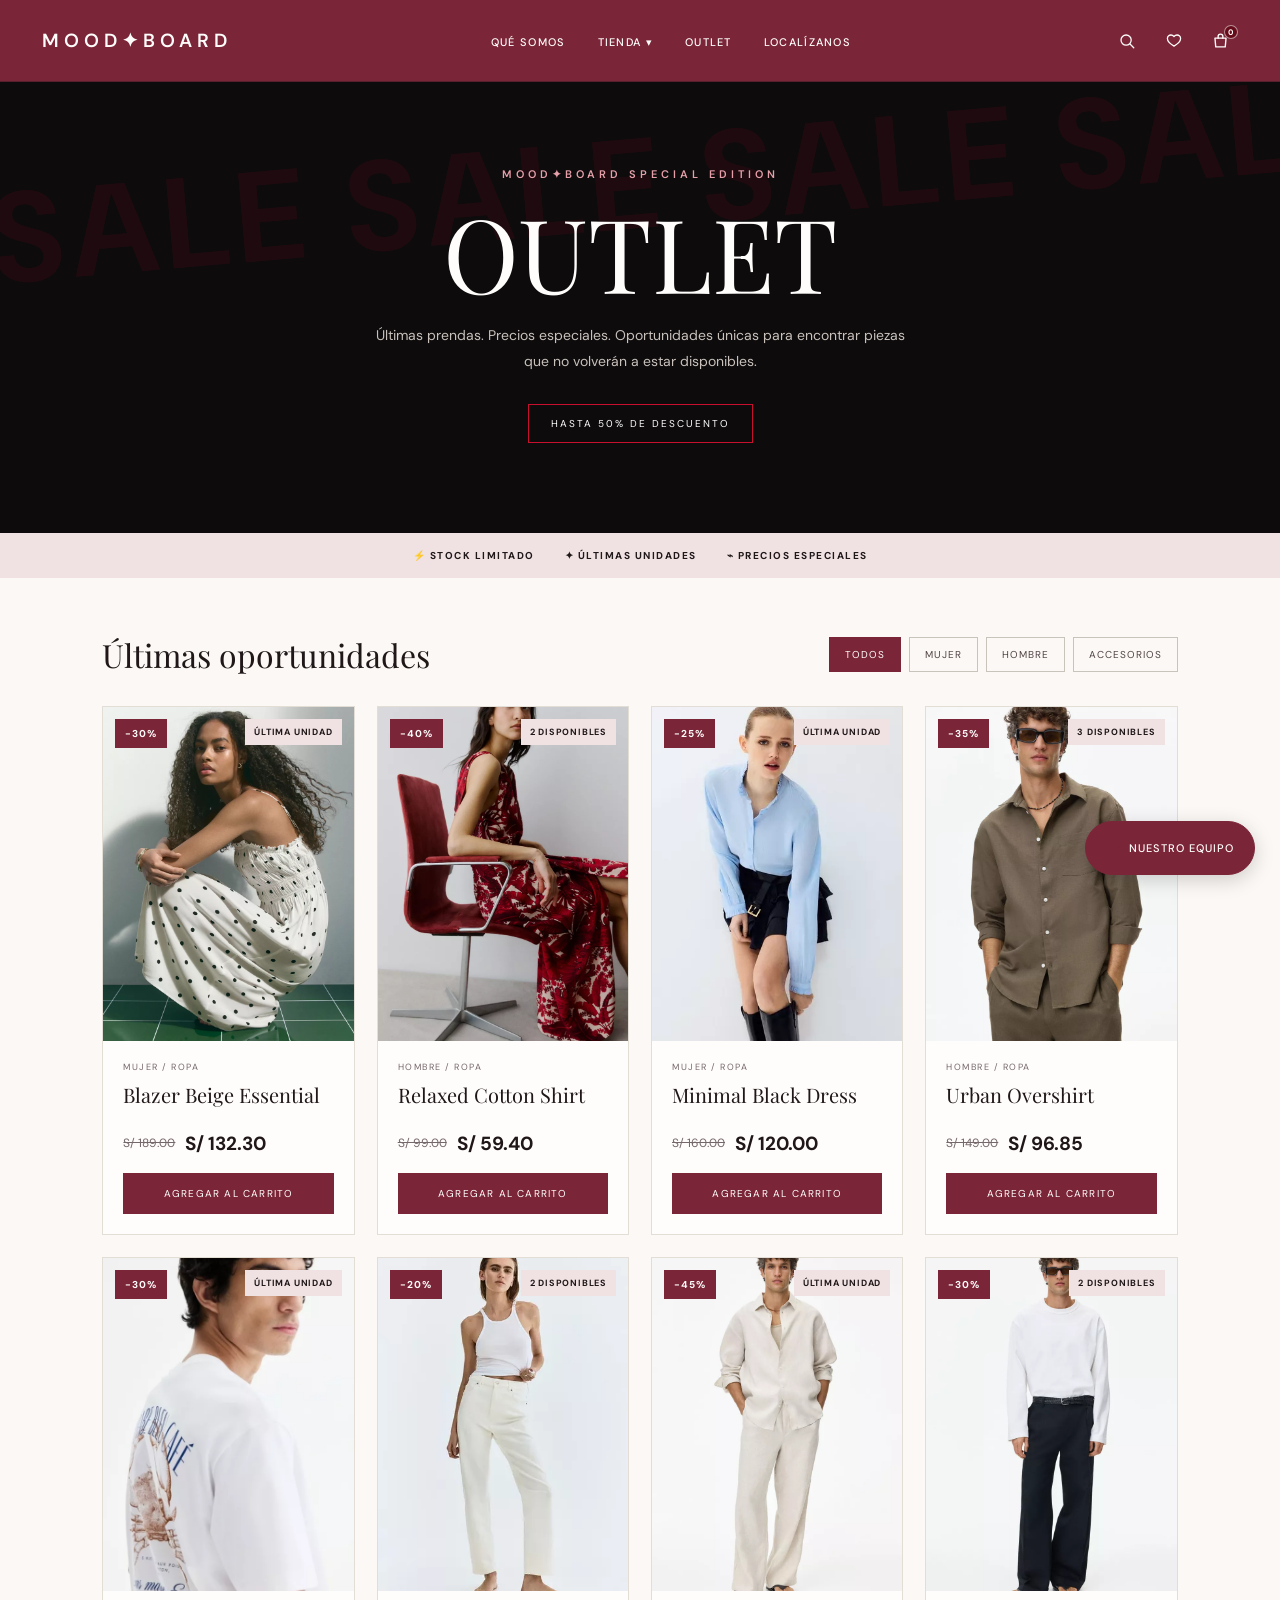
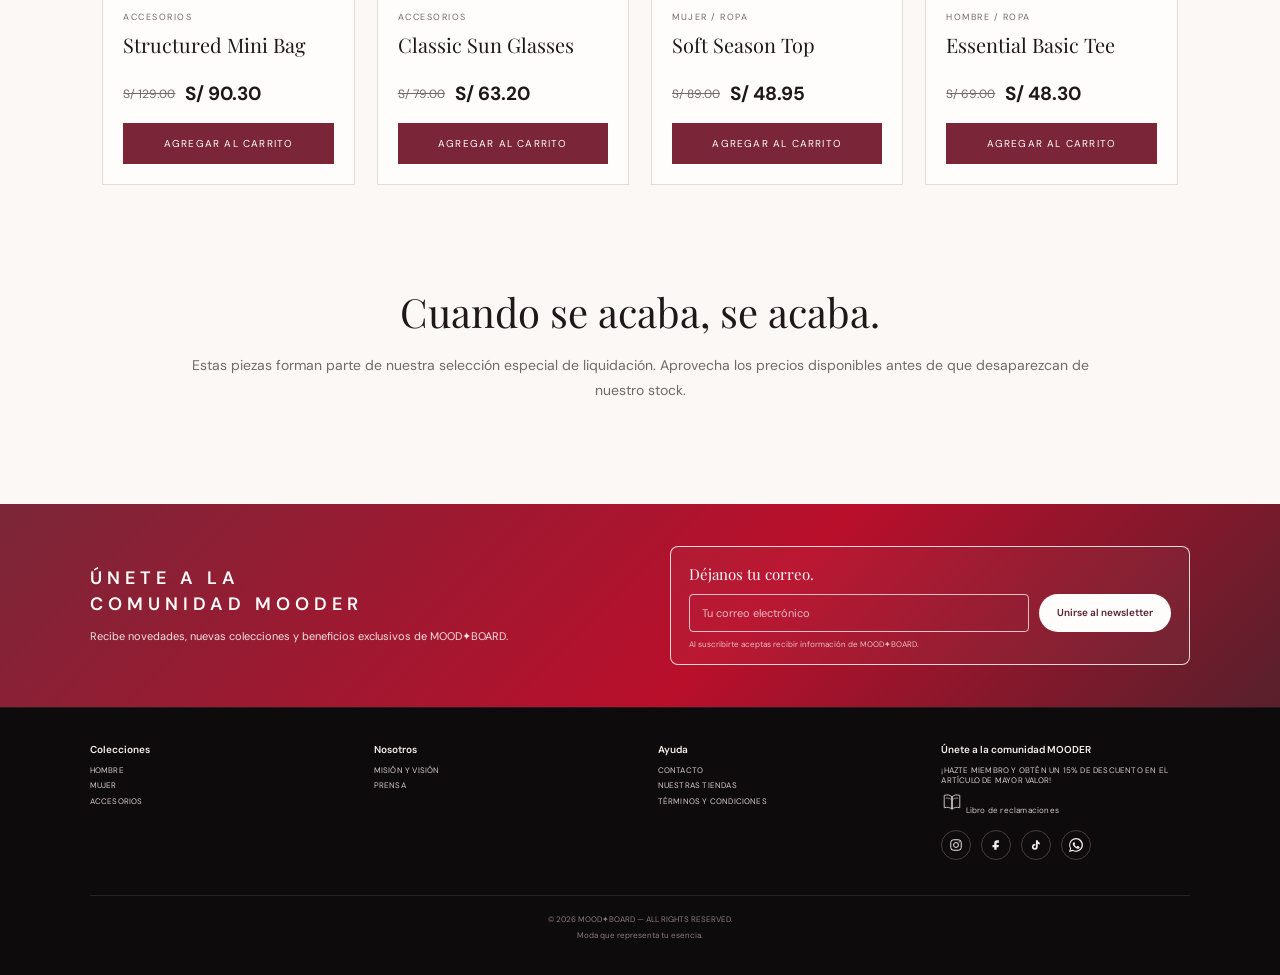
<file: pages/outlet.html>
<!DOCTYPE html>

<html lang="es">
<head>
<meta charset="utf-8"/>
<meta content="width=device-width, initial-scale=1.0" name="viewport"/>
<title>Outlet | MOOD✦BOARD</title>
<!-- Google Fonts -->
<link href="https://fonts.googleapis.com" rel="preconnect"/>
<link crossorigin="" href="https://fonts.gstatic.com" rel="preconnect"/>
<link href="https://fonts.googleapis.com/css2?family=DM+Sans:wght@400;500;600;700&amp;family=Playfair+Display:wght@400;500;600&amp;display=swap" rel="stylesheet"/>
<!-- CSS GLOBAL -->
<link href="../CSS/style.css" rel="stylesheet"/>

<link href="../CSS/pages/outlet.css" rel="stylesheet"/></head>
<body class="outlet-page">
<!-- =================================
         HEADER
    ================================= -->
<header class="header">
<nav class="navbar">
<a class="logo" href="../index.html">MOOD✦BOARD</a>
<ul class="nav-menu">
<li>
<a href="nosotros.html">Qué somos</a>
</li>
<li class="dropdown">
<a class="dropdown-title" href="#">Tienda ▾</a>
<div class="dropdown-menu">
<div>
<h4>Hombres</h4>
<a href="hombres-ropa.html">Ropa</a>
<a href="hombres-accesorios.html">Accesorios</a>
</div>
<div>
<h4>Mujeres</h4>
<a href="mujeres-ropa.html">Ropa</a>
<a href="mujeres-accesorios.html">Accesorios</a>
</div>
</div>
</li>
<li>
<a href="outlet.html">Outlet</a>
</li>
<li>
<a href="localizanos.html">Localízanos</a>
</li>
</ul>
<div aria-label="Acciones de la tienda" class="nav-actions">
<button aria-label="Buscar" class="nav-action" title="Buscar" type="button">
<svg aria-hidden="true" viewbox="0 0 24 24"><circle cx="10.8" cy="10.8" r="6.8"></circle><path d="M16 16l5 5"></path></svg>
</button>
<button aria-label="Favoritos" class="nav-action" title="Favoritos" type="button">
<svg aria-hidden="true" viewbox="0 0 24 24"><path d="M20.8 8.8c0 5.1-8.8 10-8.8 10s-8.8-4.9-8.8-10A4.8 4.8 0 0 1 8 4c1.5 0 2.9.7 4 2 1.1-1.3 2.5-2 4-2a4.8 4.8 0 0 1 4.8 4.8Z"></path></svg>
</button>
<a aria-label="Carrito de compras" class="nav-action cart" href="carrito.html" title="Carrito">
<svg aria-hidden="true" viewbox="0 0 24 24"><path d="M5 9h14l-1 11H6L5 9Z"></path><path d="M9 9V7a3 3 0 0 1 6 0v2"></path></svg>
<span class="cart-count" id="cart-count">0</span>
</a>
</div>
</nav>
</header>
<!-- =================================
         HERO OUTLET
    ================================= -->
<section class="outlet-hero">
<p class="outlet-label">
            MOOD✦BOARD SPECIAL EDITION
        </p>
<h1 class="outlet-title">
            OUTLET
        </h1>
<p class="outlet-subtitle">
            Últimas prendas. Precios especiales.
            Oportunidades únicas para encontrar piezas
            que no volverán a estar disponibles.
        </p>
<div class="outlet-badge">
            Hasta 50% de descuento
        </div>
</section>
<!-- =================================
         AVISO
    ================================= -->
<div class="outlet-notice">
<span>
            ⚡ Stock limitado
        </span>
<span>
            ✦ Últimas unidades
        </span>
<span>
            ⌁ Precios especiales
        </span>
</div>
<!-- =================================
         CONTROLES
    ================================= -->
<section class="outlet-controls">
<h2 class="outlet-section-title">
            Últimas oportunidades
        </h2>
<div class="outlet-filters">
<button class="outlet-filter active" data-action-click="filterOutlet(&#x27;todos&#x27;, this)">
                Todos
            </button>
<button class="outlet-filter" data-action-click="filterOutlet(&#x27;mujer&#x27;, this)">
                Mujer
            </button>
<button class="outlet-filter" data-action-click="filterOutlet(&#x27;hombre&#x27;, this)">
                Hombre
            </button>
<button class="outlet-filter" data-action-click="filterOutlet(&#x27;accesorios&#x27;, this)">
                Accesorios
            </button>
</div>
</section>
<!-- =================================
         PRODUCTOS OUTLET
    ================================= -->
<section class="outlet-products">
<!-- PRODUCTO 1 -->
<article class="outlet-card" data-category="mujer">
<span class="outlet-discount">
                -30%
            </span>
<span class="outlet-stock">
                Última unidad
            </span>
<div class="outlet-image-container">
<img alt="Blazer beige para mujer" loading="lazy" src="../img/mujer_vestido_lunares.webp"/>
</div>
<div class="outlet-info">
<p class="outlet-category">
                    Mujer / Ropa
                </p>
<h3 class="outlet-name">
                    Blazer Beige Essential
                </h3>
<div class="outlet-prices">
<span class="outlet-old-price">
                        S/ 189.00
                    </span>
<span class="outlet-new-price">
                        S/ 132.30
                    </span>
</div>
<button class="outlet-buy-button" data-action-click="agregarAlCarrito(
                        &#x27;Blazer Beige Essential&#x27;,
                        132.30,
                        &#x27;https://images.unsplash.com/photo-1485968579580-b6d095142e6e?auto=format&amp;amp;fit=crop&amp;amp;w=700&amp;amp;q=85&#x27;
                    )">

                    Agregar al carrito

                </button>
</div>
</article>
<!-- PRODUCTO 2 -->
<article class="outlet-card" data-category="hombre">
<span class="outlet-discount">
                -40%
            </span>
<span class="outlet-stock">
                2 disponibles
            </span>
<div class="outlet-image-container">
<img alt="Camisa de algodón para hombre" loading="lazy" src="../img/mujer_vestido_rojo.webp"/>
</div>
<div class="outlet-info">
<p class="outlet-category">
                    Hombre / Ropa
                </p>
<h3 class="outlet-name">
                    Relaxed Cotton Shirt
                </h3>
<div class="outlet-prices">
<span class="outlet-old-price">
                        S/ 99.00
                    </span>
<span class="outlet-new-price">
                        S/ 59.40
                    </span>
</div>
<button class="outlet-buy-button" data-action-click="agregarAlCarrito(
                        &#x27;Relaxed Cotton Shirt&#x27;,
                        59.40,
                        &#x27;https://images.unsplash.com/photo-1610652492500-ded49ceeb378?auto=format&amp;amp;fit=crop&amp;amp;w=700&amp;amp;q=85&#x27;
                    )">

                    Agregar al carrito

                </button>
</div>
</article>
<!-- PRODUCTO 3 -->
<article class="outlet-card" data-category="mujer">
<span class="outlet-discount">
                -25%
            </span>
<span class="outlet-stock">
                Última unidad
            </span>
<div class="outlet-image-container">
<img alt="Vestido minimalista" loading="lazy" src="../img/mujer_blusa_volantes.webp"/>
</div>
<div class="outlet-info">
<p class="outlet-category">
                    Mujer / Ropa
                </p>
<h3 class="outlet-name">
                    Minimal Black Dress
                </h3>
<div class="outlet-prices">
<span class="outlet-old-price">
                        S/ 160.00
                    </span>
<span class="outlet-new-price">
                        S/ 120.00
                    </span>
</div>
<button class="outlet-buy-button" data-action-click="agregarAlCarrito(
                        &#x27;Minimal Black Dress&#x27;,
                        120,
                        &#x27;https://images.unsplash.com/photo-1515886657613-9f3515b0c78f?auto=format&amp;amp;fit=crop&amp;amp;w=700&amp;amp;q=85&#x27;
                    )">

                    Agregar al carrito

                </button>
</div>
</article>
<!-- PRODUCTO 4 -->
<article class="outlet-card" data-category="hombre">
<span class="outlet-discount">
                -35%
            </span>
<span class="outlet-stock">
                3 disponibles
            </span>
<div class="outlet-image-container">
<img alt="Chaqueta casual masculina" loading="lazy" src="../img/hombre_camisa_verde.png"/>
</div>
<div class="outlet-info">
<p class="outlet-category">
                    Hombre / Ropa
                </p>
<h3 class="outlet-name">
                    Urban Overshirt
                </h3>
<div class="outlet-prices">
<span class="outlet-old-price">
                        S/ 149.00
                    </span>
<span class="outlet-new-price">
                        S/ 96.85
                    </span>
</div>
<button class="outlet-buy-button" data-action-click="agregarAlCarrito(
                        &#x27;Urban Overshirt&#x27;,
                        96.85,
                        &#x27;https://images.unsplash.com/photo-1551488831-00ddcb6c6bd3?auto=format&amp;amp;fit=crop&amp;amp;w=700&amp;amp;q=85&#x27;
                    )">

                    Agregar al carrito

                </button>
</div>
</article>
<!-- PRODUCTO 5 -->
<article class="outlet-card" data-category="accesorios">
<span class="outlet-discount">
                -30%
            </span>
<span class="outlet-stock">
                Última unidad
            </span>
<div class="outlet-image-container">
<img alt="Bolso elegante" loading="lazy" src="../img/hombre_look_estampado.png"/>
</div>
<div class="outlet-info">
<p class="outlet-category">
                    Accesorios
                </p>
<h3 class="outlet-name">
                    Structured Mini Bag
                </h3>
<div class="outlet-prices">
<span class="outlet-old-price">
                        S/ 129.00
                    </span>
<span class="outlet-new-price">
                        S/ 90.30
                    </span>
</div>
<button class="outlet-buy-button" data-action-click="agregarAlCarrito(
                        &#x27;Structured Mini Bag&#x27;,
                        90.30,
                        &#x27;https://images.unsplash.com/photo-1584917865442-de89df76afd3?auto=format&amp;amp;fit=crop&amp;amp;w=700&amp;amp;q=85&#x27;
                    )">

                    Agregar al carrito

                </button>
</div>
</article>
<!-- PRODUCTO 6 -->
<article class="outlet-card" data-category="accesorios">
<span class="outlet-discount">
                -20%
            </span>
<span class="outlet-stock">
                2 disponibles
            </span>
<div class="outlet-image-container">
<img alt="Gafas de sol" loading="lazy" src="../img/mujer_jeans_blancos.webp"/>
</div>
<div class="outlet-info">
<p class="outlet-category">
                    Accesorios
                </p>
<h3 class="outlet-name">
                    Classic Sun Glasses
                </h3>
<div class="outlet-prices">
<span class="outlet-old-price">
                        S/ 79.00
                    </span>
<span class="outlet-new-price">
                        S/ 63.20
                    </span>
</div>
<button class="outlet-buy-button" data-action-click="agregarAlCarrito(
                        &#x27;Classic Sun Glasses&#x27;,
                        63.20,
                        &#x27;https://images.unsplash.com/photo-1511499767150-a48a237f0083?auto=format&amp;amp;fit=crop&amp;amp;w=700&amp;amp;q=85&#x27;
                    )">

                    Agregar al carrito

                </button>
</div>
</article>
<!-- PRODUCTO 7 -->
<article class="outlet-card" data-category="mujer">
<span class="outlet-discount">
                -45%
            </span>
<span class="outlet-stock">
                Última unidad
            </span>
<div class="outlet-image-container">
<img alt="Prenda femenina de temporada" loading="lazy" src="../img/hombre_pantalon_lino.png"/>
</div>
<div class="outlet-info">
<p class="outlet-category">
                    Mujer / Ropa
                </p>
<h3 class="outlet-name">
                    Soft Season Top
                </h3>
<div class="outlet-prices">
<span class="outlet-old-price">
                        S/ 89.00
                    </span>
<span class="outlet-new-price">
                        S/ 48.95
                    </span>
</div>
<button class="outlet-buy-button" data-action-click="agregarAlCarrito(
                        &#x27;Soft Season Top&#x27;,
                        48.95,
                        &#x27;https://images.unsplash.com/photo-1496747611176-843222e1e57c?auto=format&amp;amp;fit=crop&amp;amp;w=700&amp;amp;q=85&#x27;
                    )">

                    Agregar al carrito

                </button>
</div>
</article>
<!-- PRODUCTO 8 -->
<article class="outlet-card" data-category="hombre">
<span class="outlet-discount">
                -30%
            </span>
<span class="outlet-stock">
                2 disponibles
            </span>
<div class="outlet-image-container">
<img alt="Polo básico masculino" loading="lazy" src="../img/hombre_pantalon_negro.png"/>
</div>
<div class="outlet-info">
<p class="outlet-category">
                    Hombre / Ropa
                </p>
<h3 class="outlet-name">
                    Essential Basic Tee
                </h3>
<div class="outlet-prices">
<span class="outlet-old-price">
                        S/ 69.00
                    </span>
<span class="outlet-new-price">
                        S/ 48.30
                    </span>
</div>
<button class="outlet-buy-button" data-action-click="agregarAlCarrito(
                        &#x27;Essential Basic Tee&#x27;,
                        48.30,
                        &#x27;https://images.unsplash.com/photo-1488161628813-04466f872be2?auto=format&amp;amp;fit=crop&amp;amp;w=700&amp;amp;q=85&#x27;
                    )">

                    Agregar al carrito

                </button>
</div>
</article>
</section>
<!-- =================================
         MENSAJE FINAL
    ================================= -->
<section class="outlet-footer-message">
<h2>
            Cuando se acaba, se acaba.
        </h2>
<p>
            Estas piezas forman parte de nuestra selección especial
            de liquidación. Aprovecha los precios disponibles antes
            de que desaparezcan de nuestro stock.
        </p>
</section>
<!-- =================================
         FOOTER
    ================================= -->
<!-- CARRITO -->
<script src="../js/carrito.js"></script>
<!-- FILTROS OUTLET -->

<!-- BOTÓN FLOTANTE DEL EQUIPO -->
<a aria-label="Conoce a nuestro equipo" class="floating-team-button" href="equipo.html" title="Conoce a nuestro equipo">
<span>✦</span>
<strong>Nuestro equipo</strong>
</a>
<section aria-label="Suscripción al boletín" class="newsletter">
<div class="newsletter-copy">
<h2>ÚNETE A LA<br/>COMUNIDAD MOODER</h2>
<p>Recibe novedades, nuevas colecciones y beneficios exclusivos de MOOD✦BOARD.</p>
</div>
<form class="newsletter-form" data-action-submit="subscribeNewsletter(event)">
<label for="newsletter-email">Déjanos tu correo.</label>
<div class="newsletter-row">
<input autocomplete="email" id="newsletter-email" name="email" placeholder="Tu correo electrónico" required="" type="email"/>
<button type="submit">Unirse al newsletter</button>
</div>
<span class="newsletter-note">Al suscribirte aceptas recibir información de MOOD✦BOARD.</span>
<span aria-live="polite" class="newsletter-message">¡Gracias por unirte a la comunidad MOODER!</span>
</form>
</section>
<footer class="footer">
<div class="footer-column">
<h4>Colecciones</h4>
<a href="hombres-ropa.html">HOMBRE</a>
<a href="mujeres-ropa.html">MUJER</a>
<a href="hombres-accesorios.html">ACCESORIOS</a>
</div>
<div class="footer-column">
<h4>Nosotros</h4>
<a href="nosotros.html">MISIÓN Y VISIÓN</a>
<a href="equipo.html">PRENSA</a>
</div>
<div class="footer-column">
<h4>Ayuda</h4>
<a href="localizanos.html">CONTACTO</a>
<a href="outlet.html">NUESTRAS TIENDAS</a>
<a href="nosotros.html">TÉRMINOS Y CONDICIONES</a>
</div>
<div class="footer-column">
<h4>Únete a la comunidad MOODER</h4>
<p>¡HAZTE MIEMBRO Y OBTÉN UN 15% DE DESCUENTO EN EL ARTÍCULO DE MAYOR VALOR!</p>
<a aria-label="Libro de reclamaciones" class="claims-link" href="https://www.indecopi.gob.pe/libro-de-reclamaciones" rel="noopener" target="_blank" title="Libro de reclamaciones">
<svg aria-hidden="true" class="claims-book-icon" viewbox="0 0 48 48">
<path d="M7 9.5c7-2.2 12.2-.8 17 3.1v27c-4.8-3.8-10-5.2-17-3V9.5Z" fill="none" stroke="currentColor" stroke-linejoin="round" stroke-width="2"></path>
<path d="M41 9.5c-7-2.2-12.2-.8-17 3.1v27c4.8-3.8 10-5.2 17-3V9.5Z" fill="none" stroke="currentColor" stroke-linejoin="round" stroke-width="2"></path>
<path d="M24 12.6v27" fill="none" stroke="currentColor" stroke-width="2"></path>
<path d="M11.5 15.5c3.4-.5 6.3.2 9.1 1.7M36.5 15.5c-3.4-.5-6.3.2-9.1 1.7" fill="none" stroke="currentColor" stroke-linecap="round" stroke-width="1.5"></path>
</svg>
<span>Libro de reclamaciones</span>
</a>
<div aria-label="Redes sociales MOODBOARD" class="footer-social">
<a aria-label="Instagram" href="#" title="Instagram">
<svg aria-hidden="true" viewbox="0 0 24 24"><rect fill="none" height="18" rx="5" stroke="currentColor" stroke-width="1.7" width="18" x="3" y="3"></rect><circle cx="12" cy="12" fill="none" r="4.2" stroke="currentColor" stroke-width="1.7"></circle><circle cx="17.4" cy="6.7" fill="currentColor" r="1"></circle></svg>
</a>
<a aria-label="Facebook" href="#" title="Facebook">
<svg aria-hidden="true" viewbox="0 0 24 24"><path d="M14 8h3V4h-3c-3.3 0-5 2-5 5v3H6v4h3v4h4v-4h3.2l.8-4H13V9c0-.7.3-1 1-1Z" fill="currentColor"></path></svg>
</a>
<a aria-label="TikTok" href="#" title="TikTok">
<svg aria-hidden="true" viewbox="0 0 24 24"><path d="M15 4c.3 2 1.4 3.4 3.5 4v3.2c-1.4-.1-2.6-.6-3.5-1.3V15a5 5 0 1 1-4.2-4.9v3.2a2 2 0 1 0 1.1 1.8V4H15Z" fill="currentColor"></path></svg>
</a>
<a aria-label="WhatsApp" href="#" title="WhatsApp">
<svg aria-hidden="true" viewbox="0 0 24 24"><path d="M20.5 3.5A11.3 11.3 0 0 0 12.1 0 11.9 11.9 0 0 0 1.8 17.7L0 24l6.5-1.7A12 12 0 0 0 24 12a11.8 11.8 0 0 0-3.5-8.5ZM12 21.8a9.8 9.8 0 0 1-5-1.4l-.4-.2-3.8 1 1-3.7-.3-.4A9.8 9.8 0 1 1 12 21.8Zm5.4-7.3c-.3-.2-1.8-.9-2.1-1-.3-.1-.5-.2-.7.2-.2.3-.8 1-.9 1.2-.2.2-.3.2-.6.1-1.5-.7-2.5-1.3-3.5-2.9-.3-.5.3-.5.9-1.7.1-.2 0-.4 0-.5l-.9-2.1c-.2-.5-.5-.4-.7-.4h-.6c-.2 0-.5.1-.8.4-.3.3-1 1-1 2.5s1 2.9 1.1 3.1c.1.2 2 3.1 4.9 4.3 1.8.8 2.5.9 3.4.8.5-.1 1.8-.7 2-1.4.3-.7.3-1.3.2-1.4-.1-.2-.3-.2-.6-.3Z" fill="currentColor"></path></svg>
</a>
</div>
</div>
<div class="footer-legal">
<span>© 2026 MOOD✦BOARD — ALL RIGHTS RESERVED.</span>
<span>Moda que representa tu esencia.</span>
</div>
</footer>

<script defer="True" src="../js/pages/outlet.js"></script><script src="../js/app.js" defer></script>
</body>
</html>
</file>
<file: CSS/style.css>
/* =====================================================
   MOODBOARD
   CSS GLOBAL COMPLETO
===================================================== */


/* =====================================================
   RESET Y VARIABLES
===================================================== */

* {
    margin: 0;
    padding: 0;
    box-sizing: border-box;
}

:root {
    --ink: #1f1718;
    --ink-soft: #514346;
    --paper: #fbf8f5;
    --white: #fffdfb;
    --muted: #75686b;
    --line: #e5d8da;
    --accent: #7b2638;
    --accent-dark: #57202c;
    --accent-soft: #f0e1e3;
    --sand: #eee3df;
    --burgundy: #57202c;
    --footer-dark: #0e0b0c;
}

html {
    scroll-behavior: smooth;
}

body {
    background: var(--paper);
    color: var(--ink);
    font-family: "DM Sans", sans-serif;
}

a {
    text-decoration: none;
    color: inherit;
}

button {
    font-family: inherit;
}

img {
    max-width: 100%;
}


/* =====================================================
   LOGOTIPO
===================================================== */

.logo {
    font-size: 19px;
    font-weight: 600;
    letter-spacing: 5px;
    white-space: nowrap;
}


/* =====================================================
   HEADER GLOBAL — MISMO EN TODAS LAS PÁGINAS
===================================================== */

.header {
    height: 82px;
    background: var(--accent);
    border-bottom: 1px solid var(--accent-dark);
    position: sticky;
    top: 0;
    z-index: 1000;
    backdrop-filter: blur(12px);
    -webkit-backdrop-filter: blur(12px);
}

.navbar {
    max-width: 1380px;
    height: 100%;
    margin: auto;
    padding: 0 42px;
    display: flex;
    align-items: center;
    justify-content: space-between;
    gap: 30px;
}

.nav-menu {
    display: flex;
    align-items: center;
    justify-content: center;
    gap: 32px;
    list-style: none;
    margin-left: auto;
    margin-right: auto;
}

.nav-menu > li > a,
.dropdown-title {
    display: inline-flex;
    align-items: center;
    font-size: 11px;
    font-weight: 500;
    letter-spacing: 1.3px;
    text-transform: uppercase;
    color: var(--white);
    transition: color 0.25s ease, opacity 0.25s ease;
}

.nav-menu a:hover,
.nav-menu a:focus-visible {
    color: var(--white);
    opacity: 0.78;
}

.logo {
    color: var(--white);
}

.logo:hover {
    color: var(--white);
    opacity: 0.82;
}

.nav-actions {
    display: flex;
    align-items: center;
    gap: 13px;
    color: var(--white);
    white-space: nowrap;
}

.nav-action {
    width: 34px;
    height: 34px;
    display: inline-flex;
    align-items: center;
    justify-content: center;
    position: relative;
    border: 0;
    background: transparent;
    color: var(--white);
    cursor: pointer;
    border-radius: 50%;
    transition: background .25s ease, transform .25s ease, opacity .25s ease;
}

.nav-action:hover,
.nav-action:focus-visible {
    background: rgba(255,255,255,.12);
    transform: translateY(-1px);
    outline: none;
}

.nav-action svg {
    width: 18px;
    height: 18px;
    stroke: currentColor;
    stroke-width: 1.7;
    fill: none;
    stroke-linecap: round;
    stroke-linejoin: round;
}

.nav-action.cart svg {
    width: 19px;
    height: 19px;
}

.nav-action .cart-count {
    position: absolute;
    top: 1px;
    right: 0;
    min-width: 14px;
    height: 14px;
    padding: 0 3px;
    display: inline-flex;
    align-items: center;
    justify-content: center;
    border-radius: 50%;
    background: #650b19;
    color: #fff;
    font-size: 8px;
    font-weight: 700;
    line-height: 1;
    border: 1px solid rgba(255,255,255,.55);
}

.nav-action[title]::after {
    content: attr(title);
    position: absolute;
    top: calc(100% + 9px);
    right: 0;
    padding: 6px 9px;
    background: #160f10;
    color: #fff;
    font-size: 9px;
    font-weight: 500;
    letter-spacing: .5px;
    white-space: nowrap;
    border-radius: 3px;
    opacity: 0;
    pointer-events: none;
    transform: translateY(-3px);
    transition: opacity .2s ease, transform .2s ease;
    z-index: 2000;
}

.nav-action[title]:hover::after,
.nav-action[title]:focus-visible::after {
    opacity: 1;
    transform: translateY(0);
}

/* =====================================================
   DROPDOWN GLOBAL
===================================================== */

.dropdown {
    position: relative;
}

.dropdown-menu {
    position: absolute;
    top: calc(100% + 20px);
    left: 50%;
    transform: translateX(-50%) translateY(-6px);
    width: 390px;
    padding: 26px;
    background: var(--white);
    border: 1px solid var(--line);
    box-shadow: 0 18px 45px rgba(43, 40, 37, 0.10);
    display: grid;
    grid-template-columns: 1fr 1fr;
    gap: 25px;
    opacity: 0;
    visibility: hidden;
    pointer-events: none;
    transition: opacity 0.22s ease, transform 0.22s ease, visibility 0.22s ease;
}

.dropdown-menu::before {
    content: "";
    position: absolute;
    top: -9px;
    left: 50%;
    width: 16px;
    height: 16px;
    background: var(--white);
    border-left: 1px solid var(--line);
    border-top: 1px solid var(--line);
    transform: translateX(-50%) rotate(45deg);
}

.dropdown:hover .dropdown-menu,
.dropdown:focus-within .dropdown-menu {
    opacity: 1;
    visibility: visible;
    pointer-events: auto;
    transform: translateX(-50%) translateY(0);
}

.dropdown-menu h4 {
    font-family: "Playfair Display", serif;
    color: var(--ink);
    font-size: 21px;
    font-weight: 400;
    margin-bottom: 12px;
}

.dropdown-menu a {
    display: block;
    font-size: 12px;
    color: var(--muted);
    padding: 7px 0;
    transition: color 0.2s ease, padding-left 0.2s ease;
}

.dropdown-menu a:hover {
    color: var(--accent-dark);
    padding-left: 4px;
}

/* =====================================================
   HERO
===================================================== */

.hero {
    min-height: calc(100vh - 82px);

    display: grid;
    grid-template-columns: 1fr 1fr;
}

.hero-content {
    display: flex;
    flex-direction: column;
    justify-content: center;

    padding: 60px clamp(30px, 7vw, 110px);
}

.eyebrow {
    font-size: 10px;
    letter-spacing: 4px;
    text-transform: uppercase;
    color: var(--muted);
    margin-bottom: 25px;
}

.hero h1 {
    font-family: "Playfair Display", serif;
    font-weight: 400;
    font-size: clamp(65px, 7vw, 110px);
    line-height: 0.92;
    letter-spacing: -3px;
}

.hero h1 em {
    font-style: italic;
}

.hero-description {
    color: var(--muted);
    font-size: 13px;
    line-height: 1.9;
    max-width: 360px;
    margin-top: 35px;
}

.primary-btn {
    display: inline-flex;
    width: fit-content;

    margin-top: 32px;
    padding: 16px 27px;

    background: var(--accent);
    color: var(--white);

    font-size: 10px;
    letter-spacing: 2px;
    text-transform: uppercase;

    transition: 0.3s;
}

.primary-btn:hover {
    background: var(--accent-dark);
    transform: translateY(-2px);
}

.hero-image {
    background-image: url("../img/photo-1483985988355-763728e1935b.avif");

    background-size: cover;
    background-position: center;
}


/* =====================================================
   CATÁLOGO
===================================================== */

.catalog-header {
    padding: 90px 6% 50px;
    text-align: center;
}

.catalog-header h1 {
    font-family: "Playfair Display", serif;
    font-size: clamp(42px, 6vw, 78px);
    font-weight: 400;
    margin-bottom: 18px;
}

.catalog-header p {
    color: var(--muted);
    font-size: 13px;
    letter-spacing: 1px;
}


/* =====================================================
   FILTROS DEL CATÁLOGO
===================================================== */

.filters {
    display: flex;
    justify-content: center;
    align-items: center;
    gap: 12px;
    flex-wrap: wrap;

    margin: 0 6% 50px;
}

.filter-btn {
    background: transparent;
    border: 1px solid var(--accent);

    padding: 11px 22px;

    cursor: pointer;

    font-family: "DM Sans", sans-serif;
    font-size: 11px;
    letter-spacing: 1px;
    text-transform: uppercase;

    transition: all 0.3s ease;
}

.filter-btn:hover,
.filter-btn.active {
    background: var(--accent);
    color: var(--white);
}


/* =====================================================
   CUADRÍCULA DE PRODUCTOS
===================================================== */

.products-grid {
    display: grid;
    grid-template-columns: repeat(4, 1fr);

    gap: 28px 18px;

    padding: 0 6% 90px;
}

.product-card {
    min-width: 0;
    transition: transform 0.3s ease;
}

.product-card:hover {
    transform: translateY(-5px);
}

.product-image {
    width: 100%;
    aspect-ratio: 3 / 4;

    object-fit: cover;
    display: block;
}


/* =====================================================
   INFORMACIÓN DE PRODUCTOS
===================================================== */

.product-info {
    padding-top: 15px;
}

.product-category {
    font-size: 10px;
    color: var(--muted);

    text-transform: uppercase;
    letter-spacing: 1px;

    margin-bottom: 7px;
}

.product-name {
    font-size: 13px;
    font-weight: 500;

    margin-bottom: 8px;
}

.product-price {
    font-size: 13px;
    font-weight: 600;
}


/* =====================================================
   BOTÓN AGREGAR AL CARRITO
===================================================== */

.add-cart-btn {
    width: 100%;

    margin-top: 16px;
    padding: 13px 10px;

    background: transparent;
    border: 1px solid var(--accent);
    color: var(--accent-dark);

    font-family: "DM Sans", sans-serif;
    font-size: 10px;
    letter-spacing: 1.2px;
    text-transform: uppercase;

    cursor: pointer;

    transition: all 0.3s ease;
}

.add-cart-btn:hover {
    background: var(--accent);
    color: var(--white);
}


/* =====================================================
   NEWSLETTER + FOOTER GLOBAL
===================================================== */

.newsletter {
    background: linear-gradient(135deg, var(--accent) 0%, #b90f2b 58%, var(--burgundy) 100%);
    color: var(--white);
    padding: 42px 7%;
    display: grid;
    grid-template-columns: 1fr minmax(320px, 520px);
    align-items: center;
    gap: 55px;
}

.newsletter-copy h2 {
    font-size: 18px;
    letter-spacing: 5px;
    line-height: 1.45;
    text-transform: uppercase;
    font-weight: 600;
    max-width: 360px;
}

.newsletter-copy p {
    margin-top: 10px;
    max-width: 430px;
    font-size: 11px;
    line-height: 1.7;
    opacity: .88;
}

.newsletter-form {
    border: 1px solid rgba(255,255,255,.82);
    border-radius: 8px;
    padding: 17px 18px 15px;
    background: rgba(255,255,255,.035);
}

.newsletter-form label {
    display: block;
    margin-bottom: 10px;
    font-family: "Playfair Display", serif;
    font-size: 15px;
}

.newsletter-row {
    display: flex;
    gap: 10px;
}

.newsletter-row input {
    min-width: 0;
    flex: 1;
    height: 38px;
    padding: 0 12px;
    border: 1px solid rgba(255,255,255,.72);
    border-radius: 4px;
    background: transparent;
    color: var(--white);
    outline: none;
    font-family: inherit;
    font-size: 11px;
}

.newsletter-row input::placeholder {
    color: rgba(255,255,255,.7);
}

.newsletter-row input:focus {
    border-color: var(--white);
    box-shadow: 0 0 0 2px rgba(255,255,255,.12);
}

.newsletter-row button {
    height: 38px;
    padding: 0 18px;
    border: none;
    border-radius: 20px;
    background: var(--white);
    color: var(--burgundy);
    font-size: 10px;
    font-weight: 600;
    cursor: pointer;
    transition: transform .2s ease, background .2s ease;
}

.newsletter-row button:hover {
    transform: translateY(-1px);
    background: #fff6f7;
}

.newsletter-note {
    display: block;
    margin-top: 7px;
    font-size: 8px;
    opacity: .72;
}

.newsletter-message {
    display: none;
    margin-top: 7px;
    font-size: 9px;
}

.newsletter-message.show {
    display: block;
}

.footer,
.site-footer,
.team-footer {
    background: var(--footer-dark);
    color: #f7eeee;
    border-top: 1px solid #241c1e;
}

.footer {
    padding: 35px 7%;
    display: grid;
    grid-template-columns: repeat(4, 1fr);
    gap: 35px;
}

.footer-column h4 {
    margin-bottom: 9px;
    font-size: 10px;
    font-weight: 600;
}

.footer-column a,
.footer-column p {
    display: block;
    margin: 5px 0;
    color: #d5cacc;
    font-size: 8px;
    line-height: 1.35;
    letter-spacing: .2px;
    transition: color .2s ease;
}

.footer-column a:hover {
    color: #fff;
}

.footer-legal {
    grid-column: 1 / -1;
    padding-top: 18px;
    border-top: 1px solid #2a2022;
    display: flex;
    flex-direction: column;
    align-items: center;
    justify-content: center;
    gap: 6px;
    color: #897a7d;
    font-size: 8px;
    text-align: center;
}


.footer-social {
    display: flex;
    align-items: center;
    gap: 10px;
    margin-top: 14px;
}

.footer-social a {
    display: inline-flex;
    align-items: center;
    justify-content: center;
    width: 30px;
    height: 30px;
    margin: 0;
    border: 1px solid #4a3b3e;
    border-radius: 50%;
    color: #f4e9eb;
    text-decoration: none;
    transition: all .25s ease;
}

.footer-social a:hover {
    color: #fff;
    background: var(--accent);
    border-color: var(--accent);
    transform: translateY(-2px);
}

.footer-social svg {
    width: 14px;
    height: 14px;
    display: block;
}

.claims-link {
    color: #f2e9ea;
    text-decoration: underline;
    text-underline-offset: 3px;
}

.site-footer {
    padding: 30px 7%;
    display: grid;
    grid-template-columns: repeat(4, 1fr);
    gap: 35px;
}

.site-footer p,
.site-footer a {
    font-size: 9px;
    color: #d5cacc;
}

.team-footer {
    padding: 25px 7%;
    display: flex;
    justify-content: space-between;
    gap: 20px;
    font-size: 9px;
}

@media (max-width: 700px) {
    .newsletter {
        grid-template-columns: 1fr;
        gap: 25px;
        padding: 38px 6%;
    }

    .newsletter-copy h2 {
        font-size: 16px;
    }

    .newsletter-row {
        flex-direction: column;
    }

    .newsletter-row button {
        width: 100%;
    }

    .footer,
    .site-footer {
        grid-template-columns: repeat(2, 1fr);
        padding: 32px 6%;
    }
}

/* =====================================================
   RESPONSIVE GENERAL
===================================================== */

@media (max-width: 1000px) {

    .products-grid {
        grid-template-columns: repeat(3, 1fr);
    }

}


/* =====================================================
   TABLETS
===================================================== */

@media (max-width: 900px) {

    .nav-menu {
        display: none;
    }

    .main-nav {
        display: none;
    }

    .hero {
        grid-template-columns: 1fr;
    }

    .hero-content {
        min-height: 500px;
    }

    .hero-image {
        min-height: 500px;
    }

}


/* =====================================================
   MÓVILES
===================================================== */

@media (max-width: 700px) {

    .products-grid {
        grid-template-columns: repeat(2, 1fr);

        gap: 25px 12px;

        padding: 0 4% 60px;
    }

    .catalog-header {
        padding: 60px 4% 35px;
    }

    .filters {
        margin: 0 4% 35px;
    }

    .filter-btn {
        padding: 10px 15px;
        font-size: 10px;
    }

}


/* =====================================================
   MÓVILES PEQUEÑOS
===================================================== */

@media (max-width: 600px) {

    .navbar {
        padding: 0 22px;
    }

    .site-header {
        padding: 0 22px;
    }

    .hero-content {
        padding: 60px 25px;
    }

    .hero h1 {
        font-size: 65px;
    }

    .footer,
    .site-footer {
        padding: 30px 22px;
        grid-template-columns: 1fr;
        text-align: left;
    }

    .footer-legal {
        flex-direction: column;
        align-items: center;
        text-align: center;
    }

    .footer-social {
        justify-content: flex-start;
    }

    .team-footer {
        padding: 25px 22px;
        flex-direction: column;
    }

}


/* =====================================================
   PANTALLAS MUY PEQUEÑAS
===================================================== */

@media (max-width: 420px) {

    .products-grid {
        grid-template-columns: 1fr;
    }

    .catalog-header h1 {
        font-size: 48px;
    }

}

/* BOTÓN FLOTANTE DEL EQUIPO */

.floating-team-button {
    position: fixed;
    right: 25px;
    bottom: 25px;
    z-index: 1000;

    display: flex;
    align-items: center;
    gap: 8px;

    padding: 15px 20px;

    background: var(--accent);
    color: var(--white);

    border: 1px solid var(--accent);
    border-radius: 30px;

    text-decoration: none;

    font-family: "DM Sans", sans-serif;
    font-size: 11px;
    letter-spacing: 1px;
    text-transform: uppercase;

    box-shadow: 0 5px 20px rgba(0, 0, 0, 0.18);

    transition: all 0.3s ease;
}

.floating-team-button span {
    color: var(--accent);
    font-size: 17px;
}

.floating-team-button strong {
    font-weight: 500;
}

.floating-team-button:hover {
    background: #d6c3a5;
    border-color: var(--accent);
    color: #171717;
    transform: translateY(-4px);
}

.floating-team-button:hover span {
    color: #171717;
}

@media (max-width: 600px) {

    .floating-team-button {
        right: 15px;
        bottom: 18px;
        padding: 13px 16px;
        font-size: 9px;
    }
}
/* =====================================================
   ACABADO DE PALETA — MOOD✦BOARD
===================================================== */

body {
    background: var(--paper);
    color: var(--ink);
}

.primary-btn,
.filter-btn.active,
.add-cart-btn:hover {
    background: var(--accent);
    border-color: var(--accent);
    color: var(--white);
}

.primary-btn:hover,
.add-cart-btn:hover {
    background: var(--accent-dark);
    border-color: var(--accent-dark);
}

.filter-btn {
    border-color: var(--accent);
    color: var(--ink);
}

.filter-btn:hover {
    background: var(--accent-soft);
    color: var(--ink);
}

.add-cart-btn {
    border-color: var(--accent);
    color: var(--accent-dark);
}

.product-price {
    color: var(--accent-dark);
}

.hero h1 em,
.catalog-header h1 em {
    color: var(--accent);
}

::selection {
    background: var(--accent);
    color: var(--white);
}


/* Libro de reclamaciones: icono de libro */
.claims-link {
  display: inline-flex;
  align-items: center;
  gap: 7px;
  text-decoration: none;
}
.claims-book-icon {
  width: 22px;
  height: 22px;
  flex: 0 0 22px;
}
.claims-link:hover {
  text-decoration: underline;
}


/* =====================================================
   MEJORAS TRANSVERSALES: RESPONSIVE, ACCESIBILIDAD Y ANIMACIONES
===================================================== */
:root {
    --gold: #b99a62;
    --gold-soft: #e7d8b8;
    --surface: #fffdfb;
    --shadow-soft: 0 12px 32px rgba(31, 23, 24, .08);
}

html { scroll-padding-top: 96px; }
body { overflow-wrap: anywhere; }
button, a, input, select, textarea { -webkit-tap-highlight-color: transparent; }
button, [role="button"], a { touch-action: manipulation; }
:focus-visible { outline: 2px solid var(--gold); outline-offset: 3px; }
img { height: auto; }

/* Entrada discreta de contenido y microinteracciones */
@keyframes mb-fade-up {
    from { opacity: 0; transform: translateY(12px); }
    to { opacity: 1; transform: translateY(0); }
}
@keyframes mb-soft-in {
    from { opacity: 0; }
    to { opacity: 1; }
}
main, .main-content, .page-content { animation: mb-fade-up .55s ease both; }
.product-card, .product-item, .category-card, .team-card, .about-card {
    transition: transform .25s ease, box-shadow .25s ease, border-color .25s ease;
}
.product-card:hover, .product-item:hover, .category-card:hover, .team-card:hover, .about-card:hover {
    transform: translateY(-4px);
    box-shadow: var(--shadow-soft);
}
button, .btn, .button, .add-to-cart {
    transition: transform .2s ease, background-color .2s ease, color .2s ease, box-shadow .2s ease;
}
button:hover, .btn:hover, .button:hover, .add-to-cart:hover { transform: translateY(-1px); }
img { transition: filter .25s ease; }

@media (max-width: 1024px) {
    .navbar { padding-left: 24px; padding-right: 24px; gap: 18px; }
    .nav-menu { gap: 18px; }
}
@media (max-width: 768px) {
    .header { height: auto; min-height: 68px; }
    .navbar { min-height: 68px; height: auto; padding: 14px 18px; flex-wrap: wrap; gap: 12px; }
    .logo { font-size: 16px; letter-spacing: 3px; }
    .nav-menu { width: 100%; order: 3; justify-content: flex-start; gap: 12px 18px; flex-wrap: wrap; margin: 0; }
    .nav-menu > li > a, .dropdown-title { font-size: 10px; letter-spacing: .7px; }
    .nav-actions { margin-left: auto; gap: 8px; }
    .container, .content, .section-container { max-width: 100%; }
    .product-grid, .products-grid, .catalog-grid { grid-template-columns: repeat(2, minmax(0, 1fr)); gap: 14px; }
    .product-card img, .product-item img { width: 100%; object-fit: cover; }
    .hero, .hero-section { min-height: auto; }
    .hero h1, .page-title { font-size: clamp(1.8rem, 7vw, 3rem); }
    table { display: block; max-width: 100%; overflow-x: auto; }
    input, select, textarea { max-width: 100%; }
}
@media (max-width: 480px) {
    .navbar { padding-left: 14px; padding-right: 14px; }
    .nav-menu { gap: 10px 14px; }
    .product-grid, .products-grid, .catalog-grid { gap: 10px; }
    .product-card, .product-item { min-width: 0; }
    .product-card h3, .product-item h3 { font-size: .92rem; }
    .product-card p, .product-item p { font-size: .9rem; }
    .btn, .button, .add-to-cart, button { max-width: 100%; }
}
@media (prefers-reduced-motion: reduce) {
    *, *::before, *::after { scroll-behavior: auto !important; animation-duration: .01ms !important; animation-iteration-count: 1 !important; transition-duration: .01ms !important; }
}
</file>
<file: CSS/pages/carrito.css>
/* Estilos extraídos de pages/carrito.html */



        /* ==============================
           CARRITO
        ============================== */

        .cart-page {

            max-width: 1380px;

            margin: auto;

            padding: 85px 30px 110px;

        }

        .cart-header {

            display: grid;

            grid-template-columns: minmax(0, 1fr) minmax(330px, 420px);

            align-items: center;

            gap: 70px;

            min-height: 300px;

        }

        .cart-header h1 {

            font-family: "Playfair Display", serif;

            font-size: clamp(55px, 7vw, 95px);

            font-weight: 400;

            line-height: 1;

        }

        .cart-header h1 em {

            font-style: italic;

        }

        .cart-header p {

            color: var(--muted);

            font-size: 13px;

            margin-top: 20px;

        }

        /* Tarjeta editorial para dar vida al hero del carrito */
        .shopping-ticket {

            position: relative;

            padding: 34px 32px 30px;

            background: #171314;

            color: #fff;

            box-shadow: 0 18px 45px rgba(31, 23, 24, .12);

            isolation: isolate;

        }

        .shopping-ticket::before,
        .shopping-ticket::after {

            content: "";

            position: absolute;

            left: 0;

            width: 100%;

            height: 9px;

            background: var(--paper);

            z-index: 2;

        }

        .shopping-ticket::before {

            top: -1px;

            clip-path: polygon(0 0, 100% 0, 97% 100%, 94% 20%, 91% 100%, 88% 25%, 85% 100%, 82% 18%, 79% 100%, 76% 25%, 73% 100%, 70% 18%, 67% 100%, 64% 25%, 61% 100%, 58% 18%, 55% 100%, 52% 25%, 49% 100%, 46% 18%, 43% 100%, 40% 25%, 37% 100%, 34% 18%, 31% 100%, 28% 25%, 25% 100%, 22% 18%, 19% 100%, 16% 25%, 13% 100%, 10% 18%, 7% 100%, 4% 25%, 1% 100%);

        }

        .shopping-ticket::after {

            bottom: -1px;

            clip-path: polygon(0 100%, 100% 100%, 97% 0, 94% 80%, 91% 0, 88% 75%, 85% 0, 82% 82%, 79% 0, 76% 75%, 73% 0, 70% 82%, 67% 0, 64% 75%, 61% 0, 58% 82%, 55% 0, 52% 75%, 49% 0, 46% 82%, 43% 0, 40% 75%, 37% 0, 34% 82%, 31% 0, 28% 75%, 25% 0, 22% 82%, 19% 0, 16% 75%, 13% 0, 10% 82%, 7% 0, 4% 75%, 1% 0);

        }

        .ticket-top {

            display: flex;

            align-items: center;

            justify-content: space-between;

            gap: 20px;

            margin-bottom: 30px;

        }

        .ticket-brand {

            font-size: 11px;

            letter-spacing: 4px;

            font-weight: 600;

        }

        .ticket-icon {

            width: 42px;

            height: 42px;

            border: 1px solid rgba(255,255,255,.35);

            display: grid;

            place-items: center;

        }

        .ticket-icon svg {

            width: 20px;

            height: 20px;

            fill: none;

            stroke: #fff;

            stroke-width: 1.5;

        }

        .ticket-label {

            color: #d10b2f;

            font-size: 10px;

            letter-spacing: 3px;

            margin-bottom: 12px;

        }

        .ticket-title {

            font-family: "Playfair Display", serif;

            font-size: 34px;

            font-weight: 400;

            line-height: 1.05;

        }

        .ticket-copy {

            color: rgba(255,255,255,.68) !important;

            font-size: 12px !important;

            line-height: 1.7;

            margin-top: 18px !important;

        }

        .ticket-divider {

            border-top: 1px dashed rgba(255,255,255,.25);

            margin: 24px 0 18px;

        }

        .ticket-foot {

            display: flex;

            justify-content: space-between;

            gap: 20px;

            color: rgba(255,255,255,.55);

            font-size: 9px;

            letter-spacing: 1.5px;

            text-transform: uppercase;

        }

        .cart-layout {

            display: grid;

            grid-template-columns: 1.5fr 1fr;

            gap: 70px;

            margin-top: 65px;

            align-items: start;

        }

        /* PRODUCTOS */

        .cart-item {

            display: grid;

            grid-template-columns: 130px 1fr auto;

            gap: 22px;

            padding: 25px 0;

            border-bottom: 1px solid var(--line);

        }

        .cart-item img {

            width: 130px;

            height: 165px;

            object-fit: cover;

        }

        .cart-category {

            color: var(--muted);

            font-size: 9px;

            letter-spacing: 1px;

        }

        .cart-item-info h3 {

            font-size: 14px;

            font-weight: 400;

            margin: 10px 0;

        }

        .cart-item-info p {

            font-size: 13px;

        }

        .quantity-controls {

            display: flex;

            align-items: center;

            gap: 15px;

            margin-top: 25px;

        }

        .quantity-controls button {

            border: 1px solid var(--line);

            background: transparent;

            width: 28px;

            height: 28px;

            cursor: pointer;

        }

        .quantity-controls span {

            font-size: 13px;

        }

        .cart-item-actions {

            display: flex;

            flex-direction: column;

            align-items: end;

            gap: 25px;

        }

        .cart-item-actions strong {

            font-size: 13px;

            font-weight: 500;

        }

        .remove-btn {

            background: none;

            border: none;

            color: var(--muted);

            font-size: 10px;

            text-decoration: underline;

            cursor: pointer;

        }

        /* RESUMEN */

        .cart-summary {

            position: relative;

            border: 0;

            padding: 42px 36px 38px;

            background: #eeece6;

            background-image: radial-gradient(rgba(111, 16, 34, .035) .7px, transparent .7px);
            background-size: 9px 9px;

            box-shadow: 0 12px 35px rgba(31, 23, 24, .055);

            isolation: isolate;

        }

        /* Efecto de factura/recibo rasgado: bordes irregulares arriba y abajo */
        .cart-summary::before,
        .cart-summary::after {

            content: "";

            position: absolute;

            left: 0;

            width: 100%;

            height: 13px;

            background: var(--paper);

            z-index: 2;

            pointer-events: none;

        }

        .cart-summary::before {

            top: -1px;

            clip-path: polygon(0 0, 100% 0, 98% 100%, 95% 25%, 92% 100%, 89% 30%, 86% 100%, 83% 20%, 80% 100%, 77% 28%, 74% 100%, 71% 24%, 68% 100%, 65% 30%, 62% 100%, 59% 22%, 56% 100%, 53% 28%, 50% 100%, 47% 24%, 44% 100%, 41% 30%, 38% 100%, 35% 22%, 32% 100%, 29% 28%, 26% 100%, 23% 24%, 20% 100%, 17% 30%, 14% 100%, 11% 22%, 8% 100%, 5% 28%, 2% 100%);

        }

        .cart-summary::after {

            bottom: -1px;

            clip-path: polygon(0 100%, 100% 100%, 98% 0, 95% 75%, 92% 0, 89% 70%, 86% 0, 83% 80%, 80% 0, 77% 72%, 74% 0, 71% 76%, 68% 0, 65% 70%, 62% 0, 59% 78%, 56% 0, 53% 72%, 50% 0, 47% 76%, 44% 0, 41% 70%, 38% 0, 35% 78%, 32% 0, 29% 72%, 26% 0, 23% 76%, 20% 0, 17% 70%, 14% 0, 11% 78%, 8% 0, 5% 72%, 2% 0);

        }

        .cart-summary h2 {

            position: relative;
            z-index: 3;

            font-family: "Playfair Display", serif;

            font-size: 32px;

            font-weight: 400;

            margin-bottom: 30px;

        }

        .summary-line {

            position: relative;
            z-index: 3;

            display: flex;

            justify-content: space-between;

            gap: 20px;

            padding: 15px 0;

            border-bottom: 1px solid var(--line);

            font-size: 13px;

        }

        .summary-line span:first-child {

            color: var(--muted);

        }

        .summary-total {

            position: relative;
            z-index: 3;

            display: flex;

            justify-content: space-between;

            padding: 25px 0;

            font-size: 17px;

        }

        .payment-btn {

            position: relative;
            z-index: 3;

            display: block;

            width: 100%;

            text-align: center;

            border: none;

            cursor: pointer;

            margin-top: 15px;

        }

        .payment-note {

            position: relative;
            z-index: 3;

            color: var(--muted);

            font-size: 10px;

            line-height: 1.8;

            text-align: center;

            margin-top: 18px;

        }

        .empty-cart {

            padding: 70px 0;

            text-align: center;

        }

        .empty-cart h2 {

            font-family: "Playfair Display", serif;

            font-size: 36px;

            font-weight: 400;

        }

        .empty-cart p {

            color: var(--muted);

            margin-top: 15px;

            font-size: 13px;

        }

        /* NOTIFICACIÓN */

        .cart-notification {

            position: fixed;

            bottom: 30px;

            right: 30px;

            background: var(--accent);

            color: white;

            padding: 18px 25px;

            font-size: 12px;

            z-index: 999;

            animation: appear .3s ease;

        }

        @keyframes appear {

            from {

                opacity: 0;

                transform: translateY(15px);

            }

            to {

                opacity: 1;

                transform: translateY(0);

            }

        }

        @media (max-width: 850px) {

            .cart-header {

                grid-template-columns: 1fr;

                gap: 35px;

                min-height: auto;

            }

            .shopping-ticket {

                max-width: 520px;

            }

            .cart-layout {

                grid-template-columns: 1fr;

                gap: 40px;

            }

        }

        @media (max-width: 550px) {

            .cart-page {

                padding: 55px 22px;

            }

            .cart-item {

                grid-template-columns: 85px 1fr;

                gap: 15px;

            }

            .cart-item img {

                width: 85px;

                height: 115px;

            }

            .cart-item-actions {

                grid-column: 2;

                flex-direction: row;

                justify-content: space-between;

                align-items: center;

            }

            .cart-summary {

                padding: 25px;

            }

        }
</file>
<file: CSS/pages/equipo.css>
/* Estilos extraídos de pages/equipo.html */



        body {
            background: var(--paper);
            color: var(--ink);
        }

        /* ENCABEZADO ESPECIAL */

        .team-header {
            padding: 35px 7%;
            display: flex;
            justify-content: space-between;
            align-items: center;
            border-bottom: 1px solid var(--line);
        }

        .team-header .brand {
            font-family: "Playfair Display", serif;
            font-size: 25px;
            letter-spacing: 2px;
        }

        .team-header .project-label {
            font-size: 10px;
            letter-spacing: 2px;
            text-transform: uppercase;
            color: var(--muted);
        }

        .back-button {
            color: var(--ink);
            text-decoration: none;
            font-size: 11px;
            letter-spacing: 1px;
            text-transform: uppercase;
            border-bottom: 1px solid var(--ink);
            padding-bottom: 5px;
        }

        /* PORTADA */

        .team-cover {
            min-height: 480px;
            padding: 80px 9%;

            display: grid;
            grid-template-columns: 1.3fr 1fr;
            align-items: center;
            gap: 60px;
        }

        .team-cover small {
            color: var(--accent);
            font-size: 11px;
            letter-spacing: 3px;
            text-transform: uppercase;
        }

        .team-cover h1 {
            margin: 22px 0;

            font-family: "Playfair Display", serif;
            font-size: clamp(48px, 7vw, 100px);
            font-weight: 400;
            line-height: 0.95;
        }

        .team-cover h1 em {
            color: var(--accent);
            font-weight: 400;
        }

        .team-cover p {
            max-width: 480px;
            color: var(--muted);
            font-size: 14px;
            line-height: 1.9;
        }

        .cover-symbol {
            height: 330px;

            display: flex;
            align-items: center;
            justify-content: center;

            background: var(--accent);
            color: var(--accent-soft);

            font-family: "Playfair Display", serif;
            font-size: 150px;

            transform: rotate(3deg);
        }

        /* SECCIÓN ACADÉMICA */

        .academic-section {
            padding: 65px 9%;
            background: var(--white);
            border-top: 1px solid #ded8cf;
            border-bottom: 1px solid #ded8cf;
        }

        .academic-section .section-label {
            font-size: 10px;
            letter-spacing: 3px;
            color: var(--accent);
            text-transform: uppercase;
        }

        .academic-section h2 {
            max-width: 700px;
            margin: 18px 0;

            font-family: "Playfair Display", serif;
            font-size: 42px;
            font-weight: 400;
        }

        .academic-section p {
            max-width: 720px;
            color: var(--muted);
            line-height: 1.9;
            font-size: 14px;
        }

        /* EQUIPO */

        .members-section {
            padding: 80px 9%;
        }

        .members-title {
            display: flex;
            justify-content: space-between;
            align-items: end;
            margin-bottom: 40px;
            gap: 20px;
        }

        .members-title h2 {
            margin: 0;
            font-family: "Playfair Display", serif;
            font-size: 42px;
            font-weight: 400;
        }

        .members-title span {
            font-size: 11px;
            color: var(--muted);
            letter-spacing: 1px;
        }

        .members-grid {
            display: grid;
            grid-template-columns: repeat(3, 1fr);
            gap: 18px;
        }

        .member-card {
            position: relative;
            min-height: 285px;
            padding: 28px;

            display: flex;
            flex-direction: column;
            justify-content: space-between;

            background: var(--white);
            border: 1px solid #dcd6cd;

            transition: 0.3s ease;
        }

        .member-card:hover {
            background: var(--accent);
            color: var(--white);
            transform: translateY(-6px);
        }

        .member-number {
            display: flex;
            justify-content: space-between;

            font-size: 11px;
            color: var(--accent);
            letter-spacing: 2px;
        }

        .member-card h3 {
            margin: 35px 0 8px;

            font-family: "Playfair Display", serif;
            font-size: 27px;
            font-weight: 400;
        }

        .member-card h4 {
            margin: 0;

            font-size: 10px;
            letter-spacing: 1.5px;
            text-transform: uppercase;
            color: var(--accent);
            font-weight: 500;
        }

        .member-card p {
            margin-top: 20px;

            color: var(--muted);
            font-size: 13px;
            line-height: 1.7;
        }

        .member-card:hover p {
            color: #bdb5ab;
        }

        .member-card:hover .member-number {
            color: var(--accent-soft);
        }

        /* FRASE FINAL */

        .team-ending {
            padding: 85px 9%;
            background: var(--accent-soft);
            text-align: center;
        }

        .team-ending h2 {
            margin: 0 auto 20px;

            font-family: "Playfair Display", serif;
            font-size: clamp(35px, 5vw, 65px);
            font-weight: 400;
        }

        .team-ending p {
            max-width: 580px;
            margin: auto;

            color: var(--ink-soft);
            font-size: 14px;
            line-height: 1.8;
        }

        /* PIE */

        .team-footer {
            padding: 25px 7%;

            display: flex;
            justify-content: space-between;
            gap: 20px;

            background: var(--accent);
            color: #bdb5ab;

            font-size: 10px;
            letter-spacing: 1px;
            text-transform: uppercase;
        }

        /* RESPONSIVE */

        @media (max-width: 850px) {

            .team-cover {
                grid-template-columns: 1fr;
                padding-top: 60px;
            }

            .cover-symbol {
                height: 240px;
                font-size: 110px;
            }

            .members-grid {
                grid-template-columns: repeat(2, 1fr);
            }

        }

        @media (max-width: 600px) {

            .team-header {
                flex-direction: column;
                align-items: flex-start;
                gap: 15px;
            }

            .team-cover,
            .academic-section,
            .members-section {
                padding-left: 6%;
                padding-right: 6%;
            }

            .members-grid {
                grid-template-columns: 1fr;
            }

            .members-title {
                flex-direction: column;
                align-items: flex-start;
            }

            .team-footer {
                flex-direction: column;
            }

        }


        /* =====================================================
           DIRECCIÓN VISUAL EXCLUSIVA — NUESTRO EQUIPO
        ===================================================== */
        .team-header {
            background: var(--accent);
            color: var(--white);
            border-bottom-color: var(--accent-dark);
        }
        .team-header .project-label { color: rgba(255,255,255,.72); }
        .team-header .brand { color: var(--white); }
        .back-button { color: var(--white); border-bottom-color: rgba(255,255,255,.7); }

        .team-cover {
            position: relative;
            overflow: hidden;
            background: var(--paper);
        }
        .team-cover::before {
            content: "04";
            position: absolute;
            right: 4%;
            top: 10%;
            font-family: "Playfair Display", serif;
            font-size: clamp(180px, 28vw, 420px);
            line-height: .7;
            color: rgba(200,16,46,.045);
            pointer-events: none;
        }
        .cover-symbol {
            background: var(--footer-dark);
            color: var(--accent);
            box-shadow: 18px 18px 0 var(--accent-soft);
            border: 1px solid var(--footer-dark);
        }

        .academic-section {
            background: var(--footer-dark);
            color: var(--white);
            border-top-color: var(--footer-dark);
            border-bottom-color: #2b2426;
        }
        .academic-section .section-label { color: #f5b6c1; }
        .academic-section h2 { color: var(--white); }
        .academic-section p { color: #cfc3c5; }

        .members-section {
            background: var(--paper);
        }
        .members-title {
            align-items: end;
            padding-bottom: 24px;
            border-bottom: 1px solid var(--line);
        }
        .members-kicker {
            display: block;
            margin-bottom: 10px;
            color: var(--accent);
            font-size: 10px;
            letter-spacing: 3px;
            text-transform: uppercase;
        }
        .members-count { color: var(--accent-dark) !important; }
        .members-grid {
            grid-template-columns: repeat(2, 1fr);
            gap: 18px;
        }
        .member-card {
            min-height: 330px;
            border: 1px solid var(--line);
            overflow: hidden;
        }
        .member-card--light { background: var(--white); color: var(--ink); }
        .member-card--red { background: var(--accent); color: var(--white); border-color: var(--accent); }
        .member-card--dark { background: var(--footer-dark); color: var(--white); border-color: var(--footer-dark); }
        .member-card--sand { background: var(--accent-soft); color: var(--ink); border-color: #e9cbd1; }
        .member-card:hover { transform: translateY(-5px); box-shadow: 0 16px 30px rgba(31,23,24,.10); }
        .member-card--red:hover, .member-card--dark:hover { background: var(--burgundy); }
        .member-number { color: var(--accent); }
        .member-card--red .member-number, .member-card--dark .member-number { color: #ffdce2; }
        .member-card--sand .member-number { color: var(--accent-dark); }
        .member-content { position: relative; }
        .member-initial {
            width: 54px;
            height: 54px;
            margin-bottom: 26px;
            display: flex;
            align-items: center;
            justify-content: center;
            border: 1px solid currentColor;
            border-radius: 50%;
            font-family: "Playfair Display", serif;
            font-size: 24px;
            opacity: .9;
        }
        .member-card--red .member-initial,
        .member-card--dark .member-initial { background: rgba(255,255,255,.08); }
        .member-card h3 { margin-top: 0; }
        .member-card--red h4, .member-card--dark h4 { color: #ffc6ce; }
        .member-card--light p, .member-card--sand p { color: var(--muted); }
        .member-card--red p, .member-card--dark p { color: #ded1d3; }

        .team-ending {
            background: var(--accent);
            color: var(--white);
        }
        .team-ending p { color: rgba(255,255,255,.82); }

        /* En equipo no mostramos la suscripción global. */
        .team-footer {
            background: var(--footer-dark);
            color: #d8cbce;
        }

        @media (max-width: 850px) {
            .members-grid { grid-template-columns: 1fr 1fr; }
        }
        @media (max-width: 600px) {
            .members-grid { grid-template-columns: 1fr; }
            .team-cover::before { font-size: 180px; }
        }
</file>
<file: CSS/pages/factura.css>
/* Estilos extraídos de pages/factura.html */


        body {
            background: var(--paper);
            color: var(--ink);
        }

        .invoice-container {
            max-width: 850px;
            margin: 60px auto;
            padding: 20px;
        }

        .invoice {
            background: var(--white);
            padding: 50px;
            box-shadow: 0 10px 35px rgba(0, 0, 0, 0.08);
        }

        .invoice-header {
            display: flex;
            justify-content: space-between;
            gap: 30px;
            border-bottom: 1px solid var(--line);
            padding-bottom: 30px;
            margin-bottom: 30px;
        }

        .brand-name {
            font-family: "Playfair Display", serif;
            font-size: 32px;
            letter-spacing: 3px;
        }

        .invoice-title {
            text-align: right;
        }

        .invoice-title h1 {
            font-size: 24px;
            letter-spacing: 2px;
            margin-bottom: 10px;
        }

        .invoice-info {
            display: flex;
            justify-content: space-between;
            gap: 30px;
            margin-bottom: 35px;
            font-size: 13px;
        }

        .invoice-info p {
            margin: 6px 0;
        }

        .invoice-table {
            width: 100%;
            border-collapse: collapse;
            margin-bottom: 30px;
        }

        .invoice-table th {
            background: var(--accent);
            color: var(--white);
            padding: 14px 10px;
            text-align: left;
            font-size: 11px;
            letter-spacing: 1px;
            text-transform: uppercase;
        }

        .invoice-table td {
            padding: 15px 10px;
            border-bottom: 1px solid #e5e5e5;
            font-size: 13px;
        }

        .invoice-summary {
            width: 280px;
            margin-left: auto;
        }

        .summary-line {
            display: flex;
            justify-content: space-between;
            padding: 9px 0;
            font-size: 14px;
        }

        .summary-line.total {
            border-top: 2px solid var(--ink);
            margin-top: 10px;
            padding-top: 15px;
            font-size: 18px;
            font-weight: bold;
        }

        .invoice-footer {
            border-top: 1px solid var(--line);
            margin-top: 40px;
            padding-top: 25px;
            text-align: center;
            font-size: 12px;
            color: var(--muted);
        }

        .invoice-actions {
            display: flex;
            justify-content: center;
            gap: 15px;
            margin-top: 30px;
        }

        .invoice-btn {
            padding: 14px 25px;
            border: 1px solid var(--accent);
            background: var(--accent);
            color: var(--white);
            cursor: pointer;
            text-transform: uppercase;
            letter-spacing: 1px;
            font-size: 11px;
        }

        .invoice-btn.secondary {
            background: transparent;
            color: var(--ink);
        }

        @media (max-width: 600px) {
            .invoice {
                padding: 25px 18px;
            }

            .invoice-header,
            .invoice-info {
                flex-direction: column;
            }

            .invoice-title {
                text-align: left;
            }

            .invoice-table {
                font-size: 11px;
            }

            .invoice-table th,
            .invoice-table td {
                padding: 8px 5px;
            }

            .invoice-summary {
                width: 100%;
            }
        }

        @media print {
            .invoice-actions {
                display: none;
            }

            body {
                background: var(--white);
            }

            .invoice-container {
                margin: 0;
                max-width: 100%;
            }

            .invoice {
                box-shadow: none;
            }
        }
</file>
<file: CSS/pages/hombres-ropa.css>
/* Estilos extraídos de pages/hombres-ropa.html */



        /* ==============================
           ENCABEZADO DE CATÁLOGO
        ============================== */

        .catalog-header {

            max-width: 1380px;

            margin: auto;

            padding: 90px 30px 50px;

            display: flex;

            justify-content: space-between;

            align-items: end;

            gap: 30px;

        }

        .catalog-header h1 {

            font-family: "Playfair Display", serif;

            font-size: clamp(55px, 7vw, 100px);

            font-weight: 400;

            line-height: .95;

        }

        .catalog-header h1 em {

            font-style: italic;

        }

        .catalog-description {

            max-width: 330px;

            color: var(--muted);

            font-size: 13px;

            line-height: 1.9;

        }


        /* ==============================
           BARRA DE FILTROS
        ============================== */

        .catalog-tools {

            max-width: 1380px;

            margin: auto;

            padding: 0 30px 35px;

            display: flex;

            justify-content: space-between;

            align-items: center;

            border-bottom: 1px solid var(--line);

        }

        .filters {

            display: flex;

            gap: 25px;

            flex-wrap: wrap;

        }

        .filters button {

            background: none;

            border: none;

            cursor: pointer;

            font-size: 11px;

            color: var(--muted);

            transition: .2s;

        }

        .filters button:hover,

        .filters button.active {

            color: var(--ink);

        }

        .catalog-count {

            font-size: 11px;

            color: var(--muted);

        }


        /* ==============================
           PRODUCTOS
        ============================== */

        .catalog {

            max-width: 1380px;

            margin: auto;

            padding: 35px 30px 110px;

        }

        .products {

            display: grid;

            grid-template-columns: repeat(4, 1fr);

            gap: 25px;

        }

        .product-card {

            position: relative;

        }

        .product-photo {

            aspect-ratio: 3 / 4;

            background: var(--sand);

            overflow: hidden;

            position: relative;

        }

        .product-photo img {

            width: 100%;

            height: 100%;

            object-fit: cover;

            transition: transform .6s ease;

        }

        .product-card:hover img {

            transform: scale(1.04);

        }

        .product-label {

            position: absolute;

            top: 14px;

            left: 14px;

            z-index: 2;

            padding: 7px 10px;

            background: white;

            font-size: 9px;

            letter-spacing: 1px;

        }

        .product-info {

            padding: 17px 0 35px;

        }

        .product-category {

            font-size: 10px;

            color: var(--muted);

            letter-spacing: 1px;

        }

        .product-name {

            font-size: 13px;

            font-weight: 400;

            margin-top: 8px;

        }

        .product-price {

            font-size: 13px;

            font-weight: 500;

            margin-top: 8px;

        }

        .product-colors {

            display: flex;

            gap: 6px;

            margin-top: 12px;

        }

        .color {

            width: 11px;

            height: 11px;

            border-radius: 50%;

            border: 1px solid #ccc;

        }

        .black {

            background: var(--accent);

        }

        .cream {

            background: #e7dfce;

        }

        .gray {

            background: var(--muted);

        }

        .blue {

            background: #293c5b;

        }


        /* ==============================
           BOTÓN AGREGAR AL CARRITO
        ============================== */

        .add-cart-btn {

            width: 100%;

            margin-top: 16px;

            padding: 13px 10px;

            background: transparent;

            border: 1px solid var(--accent);

            color: var(--ink);

            font-family: "DM Sans", sans-serif;

            font-size: 10px;

            letter-spacing: 1.2px;

            text-transform: uppercase;

            cursor: pointer;

            transition: all .3s ease;

        }

        .add-cart-btn:hover {

            background: var(--accent);

            color: white;

        }


        /* ==============================
           RESPONSIVE
        ============================== */

        @media (max-width: 1000px) {

            .products {

                grid-template-columns: repeat(3, 1fr);

            }

        }

        @media (max-width: 700px) {

            .catalog-header {

                flex-direction: column;

                align-items: start;

                padding-top: 60px;

            }

            .products {

                grid-template-columns: repeat(2, 1fr);

                gap: 15px;

            }

            .catalog,

            .catalog-tools {

                padding-left: 22px;

                padding-right: 22px;

            }

        }
</file>
<file: CSS/pages/localizanos.css>
/* Estilos extraídos de pages/localizanos.html */


        /* =================================
           PÁGINA LOCALÍZANOS
        ================================= */

        .location-page {
            background: var(--paper);
            color: var(--ink);
        }

        .location-hero {
            padding: 90px 8% 55px;
            text-align: center;
        }

        .location-eyebrow {
            margin-bottom: 18px;
            color: var(--muted);
            font-size: 11px;
            letter-spacing: 3px;
            text-transform: uppercase;
        }

        .location-title {
            margin: 0 0 20px;
            font-family: "Playfair Display", serif;
            font-size: clamp(42px, 6vw, 78px);
            font-weight: 400;
        }

        .location-description {
            max-width: 580px;
            margin: auto;
            color: var(--muted);
            font-size: 14px;
            line-height: 1.9;
        }

        /* CONTENEDOR PRINCIPAL */

        .location-container {
            width: 84%;
            max-width: 1250px;
            margin: 0 auto 100px;

            display: grid;
            grid-template-columns: 0.85fr 1.15fr;
            gap: 35px;
            align-items: stretch;
        }

        /* INFORMACIÓN */

        .location-information {
            display: flex;
            flex-direction: column;
            justify-content: space-between;

            padding: 48px;
            background: var(--white);
            border: 1px solid #e7e4de;
        }

        .location-information h2 {
            margin: 0 0 20px;

            font-family: "Playfair Display", serif;
            font-size: 34px;
            font-weight: 400;
        }

        .location-information > p {
            margin-bottom: 35px;
            color: var(--muted);
            font-size: 14px;
            line-height: 1.8;
        }

        /* DETALLES */

        .location-detail {
            display: flex;
            gap: 16px;
            align-items: flex-start;
            margin-bottom: 28px;
        }

        .location-icon {
            width: 40px;
            height: 40px;

            display: flex;
            align-items: center;
            justify-content: center;

            flex-shrink: 0;

            border: 1px solid #d8d4cc;
            font-size: 17px;
        }

        .location-detail h3 {
            margin: 0 0 8px;

            font-size: 11px;
            font-weight: 600;
            letter-spacing: 1.5px;
            text-transform: uppercase;
        }

        .location-detail p {
            margin: 0;
            color: var(--muted);
            font-size: 13px;
            line-height: 1.7;
        }

        /* BOTÓN GOOGLE MAPS */

        .maps-button {
            display: inline-block;

            margin-top: 15px;
            padding: 16px 24px;

            background: var(--accent);
            color: var(--white);

            text-align: center;
            text-decoration: none;

            font-size: 11px;
            letter-spacing: 1.5px;
            text-transform: uppercase;

            transition: all 0.3s ease;
        }

        .maps-button:hover {
            background: var(--ink-soft);
            transform: translateY(-2px);
        }

        /* MAPA */

        .location-map {
            min-height: 560px;

            overflow: hidden;

            background: var(--line);
            border: 1px solid #e7e4de;
        }

        .location-map iframe {
            display: block;

            width: 100%;
            height: 100%;
            min-height: 560px;

            border: 0;
        }

        /* TARJETAS INFERIORES */

        .location-bottom {
            width: 84%;
            max-width: 1250px;

            display: grid;
            grid-template-columns: repeat(3, 1fr);
            gap: 20px;

            margin: 0 auto 100px;
        }

        .location-feature {
            padding: 35px 25px;

            background: var(--white);
            border: 1px solid #e7e4de;

            text-align: center;
        }

        .location-feature span {
            display: block;

            margin-bottom: 15px;

            font-size: 25px;
        }

        .location-feature h3 {
            margin-bottom: 12px;

            font-size: 12px;
            letter-spacing: 1.5px;
            text-transform: uppercase;
        }

        .location-feature p {
            margin: 0;

            color: var(--muted);
            font-size: 13px;
            line-height: 1.7;
        }


        /* FORMULARIO ESCRÍBENOS */

        .contact-form-section {
            width: 84%;
            max-width: 1250px;
            margin: 0 auto 100px;
            padding: 55px 60px 60px;
            background: var(--white);
            border: 1px solid #e7e4de;
        }

        .contact-form-header {
            max-width: 650px;
            margin-bottom: 38px;
        }

        .contact-form-eyebrow {
            margin-bottom: 12px;
            color: var(--accent);
            font-size: 10px;
            font-weight: 600;
            letter-spacing: 3px;
            text-transform: uppercase;
        }

        .contact-form-header h2 {
            margin: 0 0 12px;
            font-family: "Playfair Display", serif;
            font-size: 42px;
            font-weight: 400;
        }

        .contact-form-header p {
            margin: 0;
            color: var(--muted);
            font-size: 14px;
            line-height: 1.8;
        }

        .contact-form {
            display: grid;
            grid-template-columns: 1fr 1fr;
            gap: 24px 28px;
        }

        .contact-field {
            display: flex;
            flex-direction: column;
            gap: 9px;
        }

        .contact-field.full {
            grid-column: 1 / -1;
        }

        .contact-field label {
            color: var(--ink);
            font-size: 10px;
            font-weight: 600;
            letter-spacing: 1.5px;
            text-transform: uppercase;
        }

        .contact-field input,
        .contact-field textarea {
            width: 100%;
            padding: 15px 16px;
            background: var(--paper);
            color: var(--ink);
            border: 1px solid #dcd6d0;
            outline: none;
            font: inherit;
            font-size: 13px;
            transition: border-color .25s ease, box-shadow .25s ease, background .25s ease;
        }

        .contact-field textarea {
            min-height: 145px;
            resize: vertical;
        }

        .contact-field input::placeholder,
        .contact-field textarea::placeholder {
            color: #a39898;
        }

        .contact-field input:focus,
        .contact-field textarea:focus {
            background: var(--white);
            border-color: var(--accent);
            box-shadow: 0 0 0 3px rgba(200, 16, 46, .08);
        }

        .contact-form-footer {
            grid-column: 1 / -1;
            display: flex;
            align-items: center;
            justify-content: space-between;
            gap: 20px;
            margin-top: 4px;
        }

        .contact-form-note {
            max-width: 520px;
            color: var(--muted);
            font-size: 11px;
            line-height: 1.6;
        }

        .contact-submit {
            border: 0;
            padding: 16px 30px;
            background: var(--accent);
            color: var(--white);
            cursor: pointer;
            font-size: 10px;
            font-weight: 600;
            letter-spacing: 1.7px;
            text-transform: uppercase;
            transition: background .25s ease, transform .25s ease;
        }

        .contact-submit:hover {
            background: var(--accent-dark);
            transform: translateY(-2px);
        }

        .contact-success {
            display: none;
            grid-column: 1 / -1;
            padding: 14px 16px;
            background: var(--accent-soft);
            color: var(--accent-dark);
            font-size: 12px;
        }

        .contact-success.show {
            display: block;
        }

        /* RESPONSIVE */

        @media (max-width: 900px) {

            .location-container {
                grid-template-columns: 1fr;
            }

            .location-map,
            .location-map iframe {
                min-height: 420px;
            }

            .location-bottom {
                grid-template-columns: 1fr;
            }

            .contact-form-section {
                padding: 45px 38px 50px;
            }
        }

        @media (max-width: 600px) {

            .location-hero {
                padding: 65px 7% 40px;
            }

            .location-container,
            .location-bottom {
                width: 90%;
            }

            .location-information {
                padding: 30px 25px;
            }

            .location-information h2 {
                font-size: 29px;
            }

            .location-map,
            .location-map iframe {
                min-height: 350px;
            }

            .contact-form-section {
                width: 90%;
                padding: 35px 24px 40px;
            }

            .contact-form-header h2 {
                font-size: 34px;
            }

            .contact-form {
                grid-template-columns: 1fr;
            }

            .contact-field.full,
            .contact-form-footer,
            .contact-success {
                grid-column: auto;
            }

            .contact-form-footer {
                align-items: stretch;
                flex-direction: column;
            }

            .contact-submit {
                width: 100%;
            }
        }
</file>
<file: CSS/pages/mujeres-ropa.css>
/* Estilos extraídos de pages/mujeres-ropa.html */


        .catalog-header{max-width:1380px;margin:auto;padding:90px 30px 50px;display:flex;justify-content:space-between;align-items:end;gap:30px}
        .catalog-header h1{font-family:"Playfair Display",serif;font-size:clamp(55px,7vw,100px);font-weight:400;line-height:.95;margin:0}
        .catalog-header h1 em{font-style:italic}
        .catalog-description{max-width:330px;color:var(--muted);font-size:13px;line-height:1.9}
        .catalog-tools{max-width:1380px;margin:auto;padding:0 30px 35px;display:flex;justify-content:space-between;align-items:center;border-bottom:1px solid var(--line)}
        .filters{display:flex;gap:25px;flex-wrap:wrap}
        .filters button{background:none;border:none;cursor:pointer;font-size:11px;color:var(--muted);transition:.2s;padding:0}
        .filters button:hover,.filters button.active{color:var(--ink)}
        .catalog-count{font-size:11px;color:var(--muted)}
        .catalog{max-width:1380px;margin:auto;padding:35px 30px 110px}
        .products-grid{display:grid;grid-template-columns:repeat(4,1fr);gap:25px}
        .product-card{position:relative;transition:transform .3s ease}
        .product-card:hover{transform:translateY(-3px)}
        .product-image{width:100%;aspect-ratio:3/4;object-fit:cover;display:block;transition:transform .6s ease}
        .product-card:hover .product-image{transform:scale(1.04)}
        .product-info{padding:17px 0 35px}
        .product-category{font-size:10px;color:var(--muted);letter-spacing:1px;margin-bottom:7px}
        .product-name{font-size:13px;margin-bottom:8px}.product-price{font-size:13px;font-weight:500}
        .add-cart-btn{width:100%;margin-top:16px;padding:13px 10px;background:transparent;border:1px solid var(--accent);color:var(--ink);font-family:"DM Sans",sans-serif;font-size:10px;letter-spacing:1.2px;text-transform:uppercase;cursor:pointer;transition:all .3s ease}
        .add-cart-btn:hover{background:var(--accent);color:white}
        @media(max-width:1000px){.products-grid{grid-template-columns:repeat(3,1fr)}}
        @media(max-width:700px){.products-grid{grid-template-columns:repeat(2,1fr);gap:25px 12px}.catalog-header{padding:60px 4% 35px;display:block}.catalog-description{margin-top:25px}.catalog-tools{padding:0 4% 30px;display:block}.catalog-count{display:block;margin-top:20px}}
        @media(max-width:420px){.products-grid{grid-template-columns:1fr}}
    


/* Estilos que antes estaban en atributos HTML */
.inline-style-mujeres-ropa-1 { display:block;width:100%;height:360px;object-fit:cover;object-position:center; }
.inline-style-mujeres-ropa-2 { display:block;width:100%;height:360px;object-fit:cover;object-position:center; }
.inline-style-mujeres-ropa-3 { display:block;width:100%;height:360px;object-fit:cover;object-position:center; }
.inline-style-mujeres-ropa-4 { display:block;width:100%;height:360px;object-fit:cover;object-position:center; }
.inline-style-mujeres-ropa-5 { display:block;width:100%;height:360px;object-fit:cover;object-position:center; }
.inline-style-mujeres-ropa-6 { display:block;width:100%;height:360px;object-fit:cover;object-position:center; }
.inline-style-mujeres-ropa-7 { display:block;width:100%;height:360px;object-fit:cover;object-position:center; }
</file>
<file: CSS/pages/nosotros.css>
/* Estilos extraídos de pages/nosotros.html */



        .about-page {
            max-width: 1380px;
            margin: auto;
            padding: 90px 30px 110px;
        }

        .about-hero {
            display: grid;
            grid-template-columns: 1fr 1fr;
            gap: 70px;
            align-items: center;
        }

        .about-hero h1 {
            font-family: "Playfair Display", serif;
            font-size: clamp(55px, 7vw, 100px);
            font-weight: 400;
            line-height: 0.95;
        }

        .about-hero h1 em {
            font-style: italic;
        }

        .about-hero p {
            color: var(--muted);
            font-size: 14px;
            line-height: 2;
            margin-top: 30px;
            max-width: 450px;
        }

        .about-photo {
            height: 600px;

            background-image: url("../../img/moodboard-quienes-somos.png");

            background-size: cover;
            background-position: center;
        }

        .about-values {
            margin-top: 100px;
            display: grid;
            grid-template-columns: repeat(3, 1fr);
            gap: 40px;
            border-top: 1px solid var(--line);
            padding-top: 45px;
            position: relative;
        }

        .value {
            position: relative;
            padding: 0 10px 28px 0;
            transition: transform .25s ease;
        }

        .value::after {
            content: "";
            position: absolute;
            left: 0;
            bottom: 0;
            width: 34px;
            height: 2px;
            background: var(--accent);
            transition: width .3s ease;
        }

        .value:hover {
            transform: translateY(-4px);
        }

        .value:hover::after {
            width: 70px;
        }

        .value h2 {
            font-family: "Playfair Display", serif;
            font-size: 30px;
            font-weight: 400;
            margin-bottom: 15px;
            color: var(--ink);
        }

        .value h2 span {
            color: var(--accent);
            font-size: 16px;
            font-family: "DM Sans", sans-serif;
            font-weight: 500;
            letter-spacing: .08em;
            vertical-align: middle;
            transition: color .25s ease;
        }

        .value:hover h2 span {
            color: var(--accent-dark);
        }

        .value p {
            color: var(--muted);
            font-size: 13px;
            line-height: 1.9;
            max-width: 390px;
        }

        @media (max-width: 800px) {

            .about-hero {
                grid-template-columns: 1fr;
                gap: 40px;
            }

            .about-photo {
                height: 450px;
            }

            .about-values {
                grid-template-columns: 1fr;
                gap: 35px;
            }

        }
</file>
<file: CSS/pages/outlet.css>
/* Estilos extraídos de pages/outlet.html */


        /* =================================
           OUTLET PAGE
        ================================= */

        .outlet-page {
            background: var(--paper);
            color: var(--ink);
        }

        /* HEADER OUTLET */

        .outlet-hero {
            position: relative;
            overflow: hidden;

            padding: 85px 8% 90px;

            background: #0d0b0c;
            color: var(--white);

            text-align: center;
        }

        .outlet-hero::before {
            content: "SALE SALE SALE SALE";

            position: absolute;
            top: 15px;
            left: -20px;

            width: 110%;

            color: rgba(200, 16, 46, 0.10);

            font-family: "DM Sans", sans-serif;
            font-size: clamp(50px, 10vw, 150px);
            font-weight: 700;
            letter-spacing: 8px;
            white-space: nowrap;
            transform: rotate(-5deg);
        }

        .outlet-label {
            position: relative;
            z-index: 1;

            margin-bottom: 20px;

            color: #e7a0aa;

            font-size: 11px;
            font-weight: 600;
            letter-spacing: 4px;
            text-transform: uppercase;
        }

        .outlet-title {
            position: relative;
            z-index: 1;

            margin: 0 0 20px;

            font-family: "Playfair Display", serif;
            font-size: clamp(52px, 8vw, 105px);
            font-weight: 400;
            line-height: 1;
        }

        .outlet-subtitle {
            position: relative;
            z-index: 1;

            max-width: 550px;
            margin: 0 auto;

            color: #c8c1bc;

            font-size: 14px;
            line-height: 1.8;
        }

        .outlet-badge {
            position: relative;
            z-index: 1;

            display: inline-block;

            margin-top: 30px;
            padding: 12px 22px;

            border: 1px solid #c8102e;

            color: #ffffff;

            font-size: 10px;
            letter-spacing: 2px;
            text-transform: uppercase;
        }

        /* BARRA DE AVISO */

        .outlet-notice {
            display: flex;
            justify-content: center;
            align-items: center;
            gap: 30px;

            padding: 16px 20px;

            background: var(--accent-soft);
            color: var(--ink);

            font-size: 10px;
            font-weight: 700;
            letter-spacing: 1.5px;
            text-align: center;
            text-transform: uppercase;
        }

        /* FILTROS */

        .outlet-controls {
            width: 84%;
            max-width: 1250px;

            display: flex;
            justify-content: space-between;
            align-items: center;
            gap: 20px;

            margin: 55px auto 30px;
        }

        .outlet-section-title {
            margin: 0;

            font-family: "Playfair Display", serif;
            font-size: 32px;
            font-weight: 400;
        }

        .outlet-filters {
            display: flex;
            flex-wrap: wrap;
            gap: 8px;
        }

        .outlet-filter {
            padding: 10px 15px;

            background: transparent;
            border: 1px solid #c9c4bb;

            color: var(--ink-soft);

            cursor: pointer;

            font-family: "DM Sans", sans-serif;
            font-size: 10px;
            letter-spacing: 1px;
            text-transform: uppercase;

            transition: all 0.3s ease;
        }

        .outlet-filter:hover,
        .outlet-filter.active {
            background: var(--accent);
            border-color: var(--accent);
            color: var(--white);
        }

        /* PRODUCTOS */

        .outlet-products {
            width: 84%;
            max-width: 1250px;

            display: grid;
            grid-template-columns: repeat(4, 1fr);
            gap: 22px;

            margin: 0 auto 100px;
        }

        .outlet-card {
            position: relative;

            overflow: hidden;

            background: var(--white);
            border: 1px solid #e2ded6;

            transition: transform 0.3s ease;
        }

        .outlet-card:hover {
            transform: translateY(-5px);
        }

        .outlet-discount {
            position: absolute;
            top: 12px;
            left: 12px;
            z-index: 2;

            padding: 8px 10px;

            background: var(--accent);
            color: var(--white);

            font-size: 10px;
            font-weight: 700;
            letter-spacing: 1px;
        }

        .outlet-stock {
            position: absolute;
            top: 12px;
            right: 12px;
            z-index: 2;

            padding: 7px 9px;

            background: var(--accent-soft);
            color: var(--ink);

            font-size: 9px;
            font-weight: 700;
            letter-spacing: 0.8px;
            text-transform: uppercase;
        }

        .outlet-image-container {
            position: relative;
            overflow: hidden;

            aspect-ratio: 3 / 4;

            background: var(--sand);
        }

        .outlet-image-container img {
            width: 100%;
            height: 100%;

            display: block;

            object-fit: cover;

            transition: transform 0.5s ease;
        }

        .outlet-card:hover .outlet-image-container img {
            transform: scale(1.05);
        }

        .outlet-info {
            padding: 20px;
        }

        .outlet-category {
            margin-bottom: 8px;

            color: var(--muted);

            font-size: 9px;
            letter-spacing: 1.5px;
            text-transform: uppercase;
        }

        .outlet-name {
            min-height: 40px;
            margin: 0 0 10px;

            font-family: "Playfair Display", serif;
            font-size: 20px;
            font-weight: 400;
        }

        .outlet-prices {
            display: flex;
            align-items: center;
            flex-wrap: wrap;
            gap: 10px;

            margin-bottom: 17px;
        }

        .outlet-old-price {
            color: var(--muted);

            font-size: 12px;
            text-decoration: line-through;
        }

        .outlet-new-price {
            color: var(--ink);

            font-size: 19px;
            font-weight: 700;
        }

        .outlet-buy-button {
            width: 100%;

            padding: 13px 10px;

            background: var(--accent);
            border: 1px solid var(--accent);

            color: var(--white);

            cursor: pointer;

            font-family: "DM Sans", sans-serif;
            font-size: 10px;
            letter-spacing: 1.2px;
            text-transform: uppercase;

            transition: all 0.3s ease;
        }

        .outlet-buy-button:hover {
            background: transparent;
            color: var(--ink);
        }

        /* MENSAJE FINAL */

        .outlet-footer-message {
            width: 84%;
            max-width: 900px;

            margin: 0 auto 100px;

            text-align: center;
        }

        .outlet-footer-message h2 {
            margin-bottom: 15px;

            font-family: "Playfair Display", serif;
            font-size: 40px;
            font-weight: 400;
        }

        .outlet-footer-message p {
            color: var(--muted);

            font-size: 14px;
            line-height: 1.8;
        }

        /* OCULTAR PRODUCTOS */

        .outlet-card.hidden {
            display: none;
        }

        /* RESPONSIVE */

        @media (max-width: 1050px) {

            .outlet-products {
                grid-template-columns: repeat(3, 1fr);
            }
        }

        @media (max-width: 800px) {

            .outlet-controls {
                flex-direction: column;
                align-items: flex-start;
            }

            .outlet-products {
                grid-template-columns: repeat(2, 1fr);
            }

            .outlet-notice {
                flex-direction: column;
                gap: 6px;
            }
        }

        @media (max-width: 550px) {

            .outlet-hero {
                padding: 65px 7%;
            }

            .outlet-controls,
            .outlet-products,
            .outlet-footer-message {
                width: 90%;
            }

            .outlet-products {
                grid-template-columns: 1fr 1fr;
                gap: 12px;
            }

            .outlet-info {
                padding: 14px;
            }

            .outlet-name {
                font-size: 17px;
            }

            .outlet-new-price {
                font-size: 16px;
            }

            .outlet-old-price {
                font-size: 11px;
            }

            .outlet-stock {
                top: 8px;
                right: 8px;

                padding: 5px;

                font-size: 8px;
            }

            .outlet-discount {
                top: 8px;
                left: 8px;

                padding: 6px;

                font-size: 9px;
            }

            .outlet-footer-message h2 {
                font-size: 32px;
            }
        }
</file>
